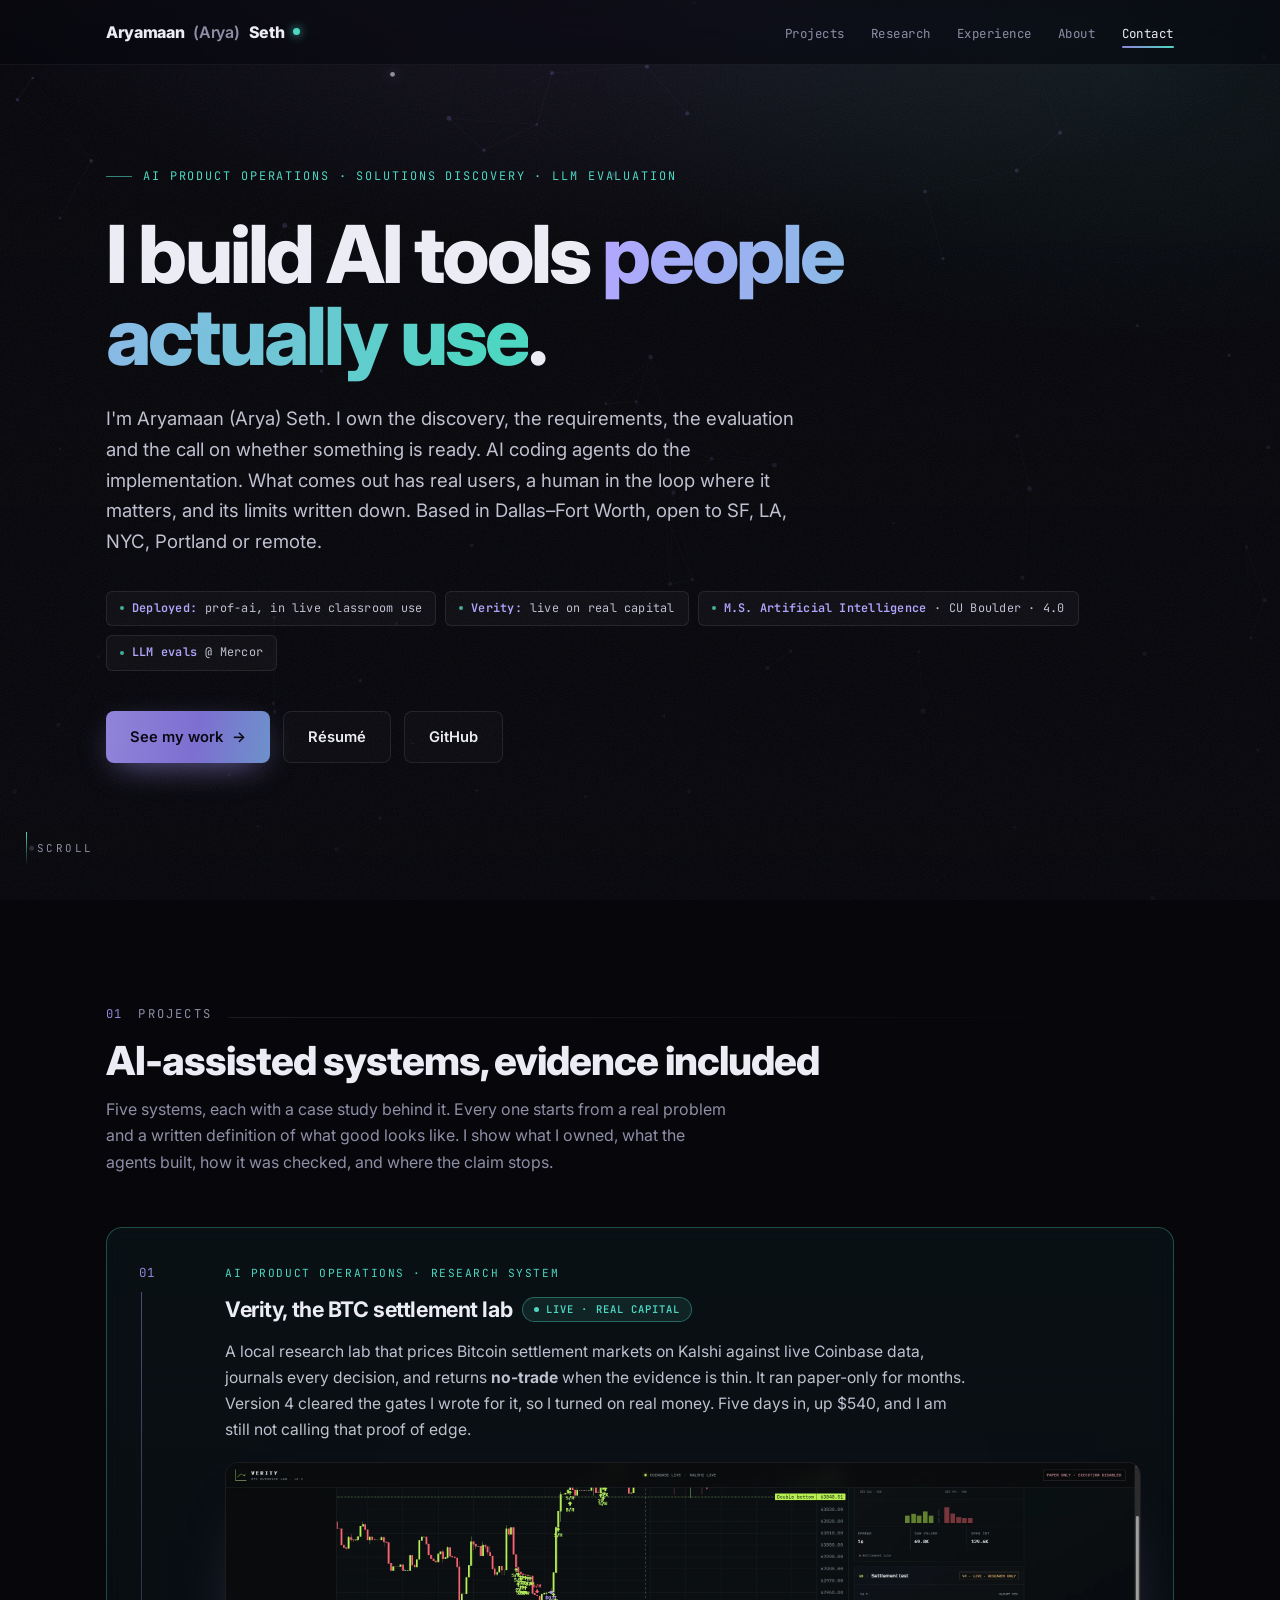
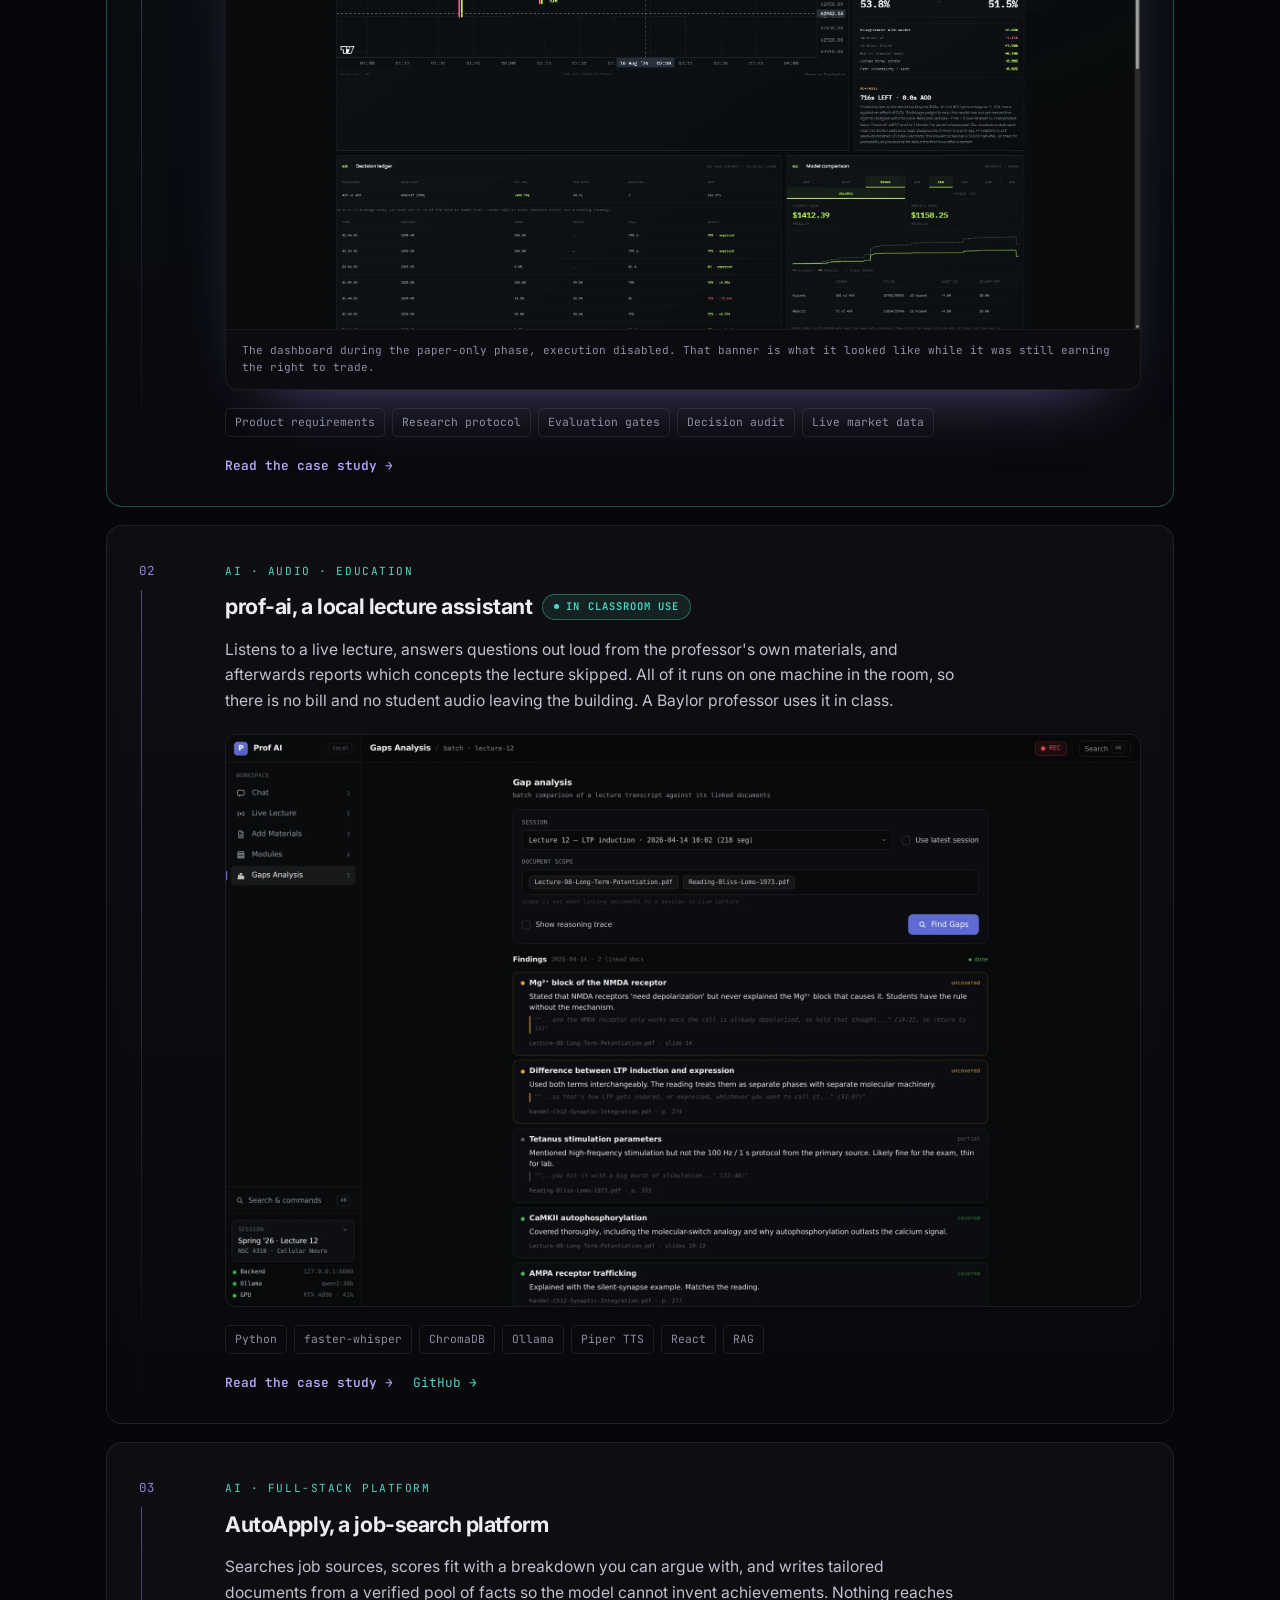
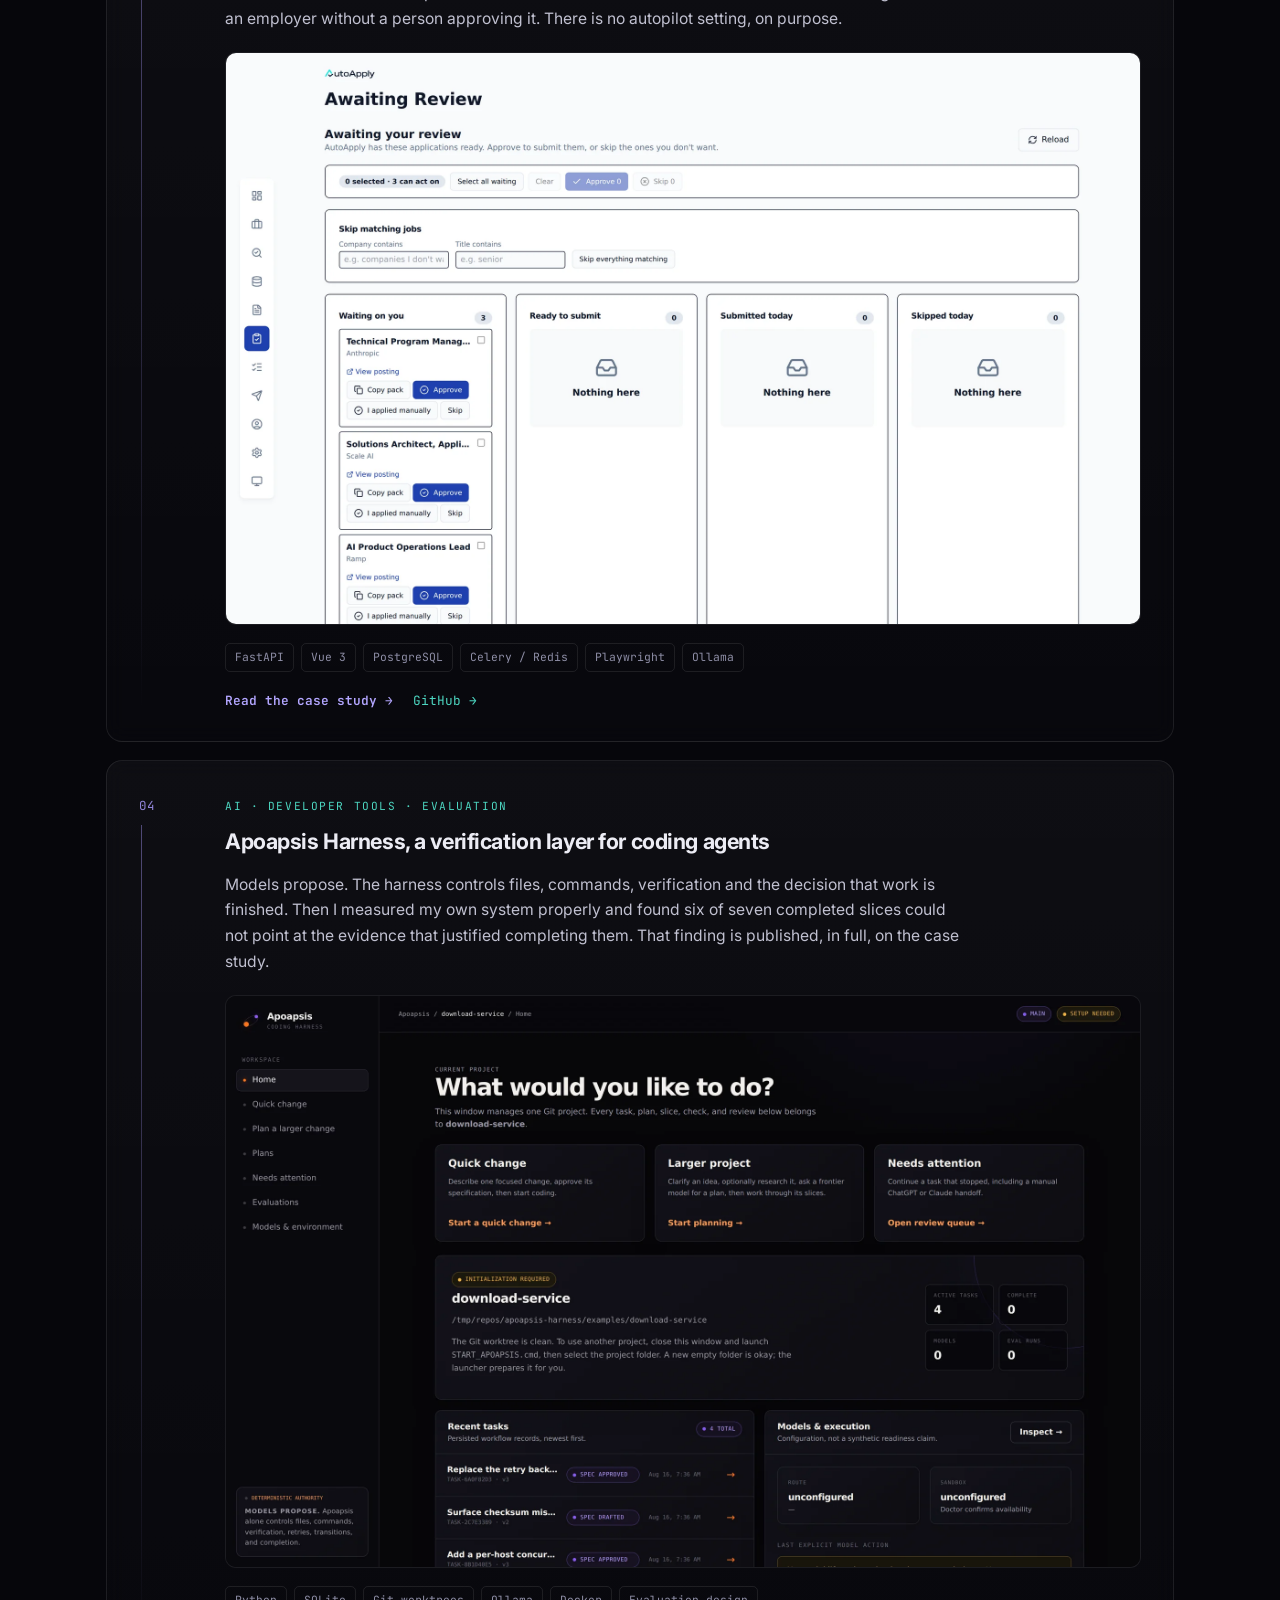
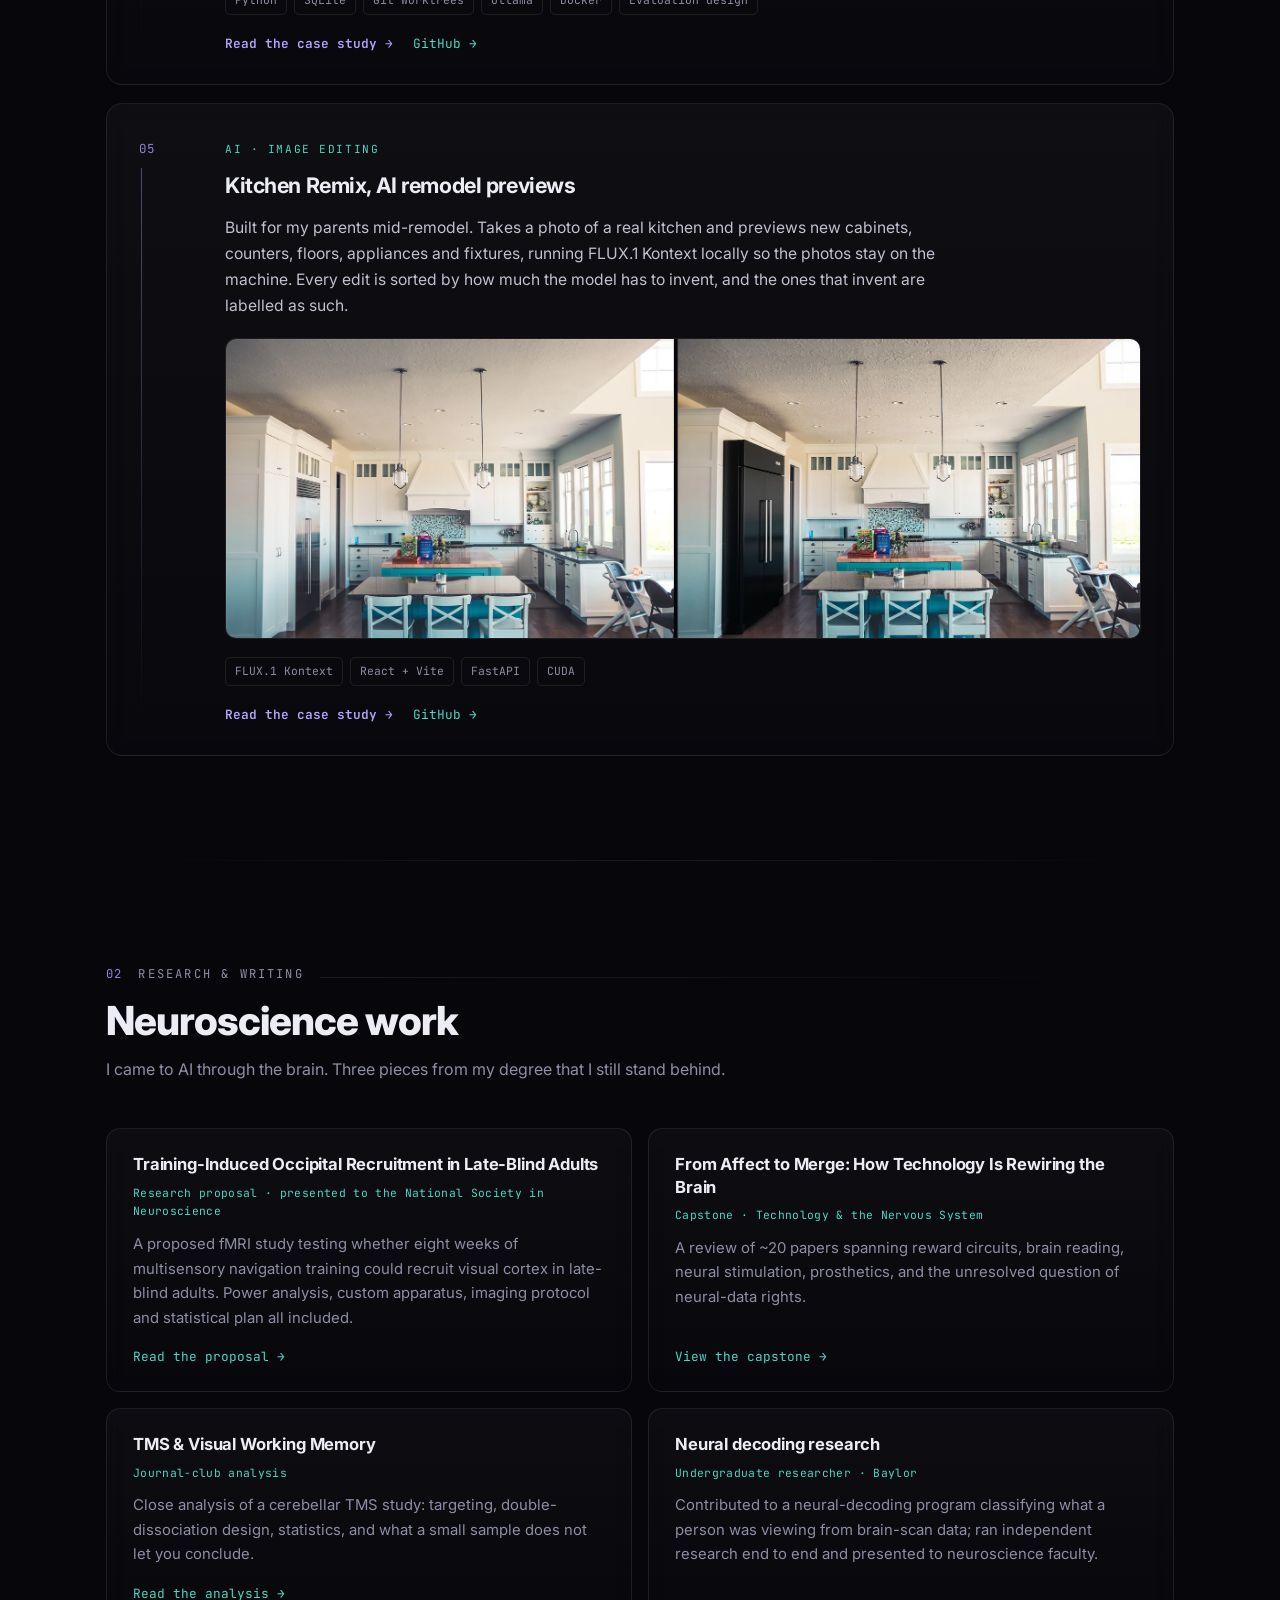
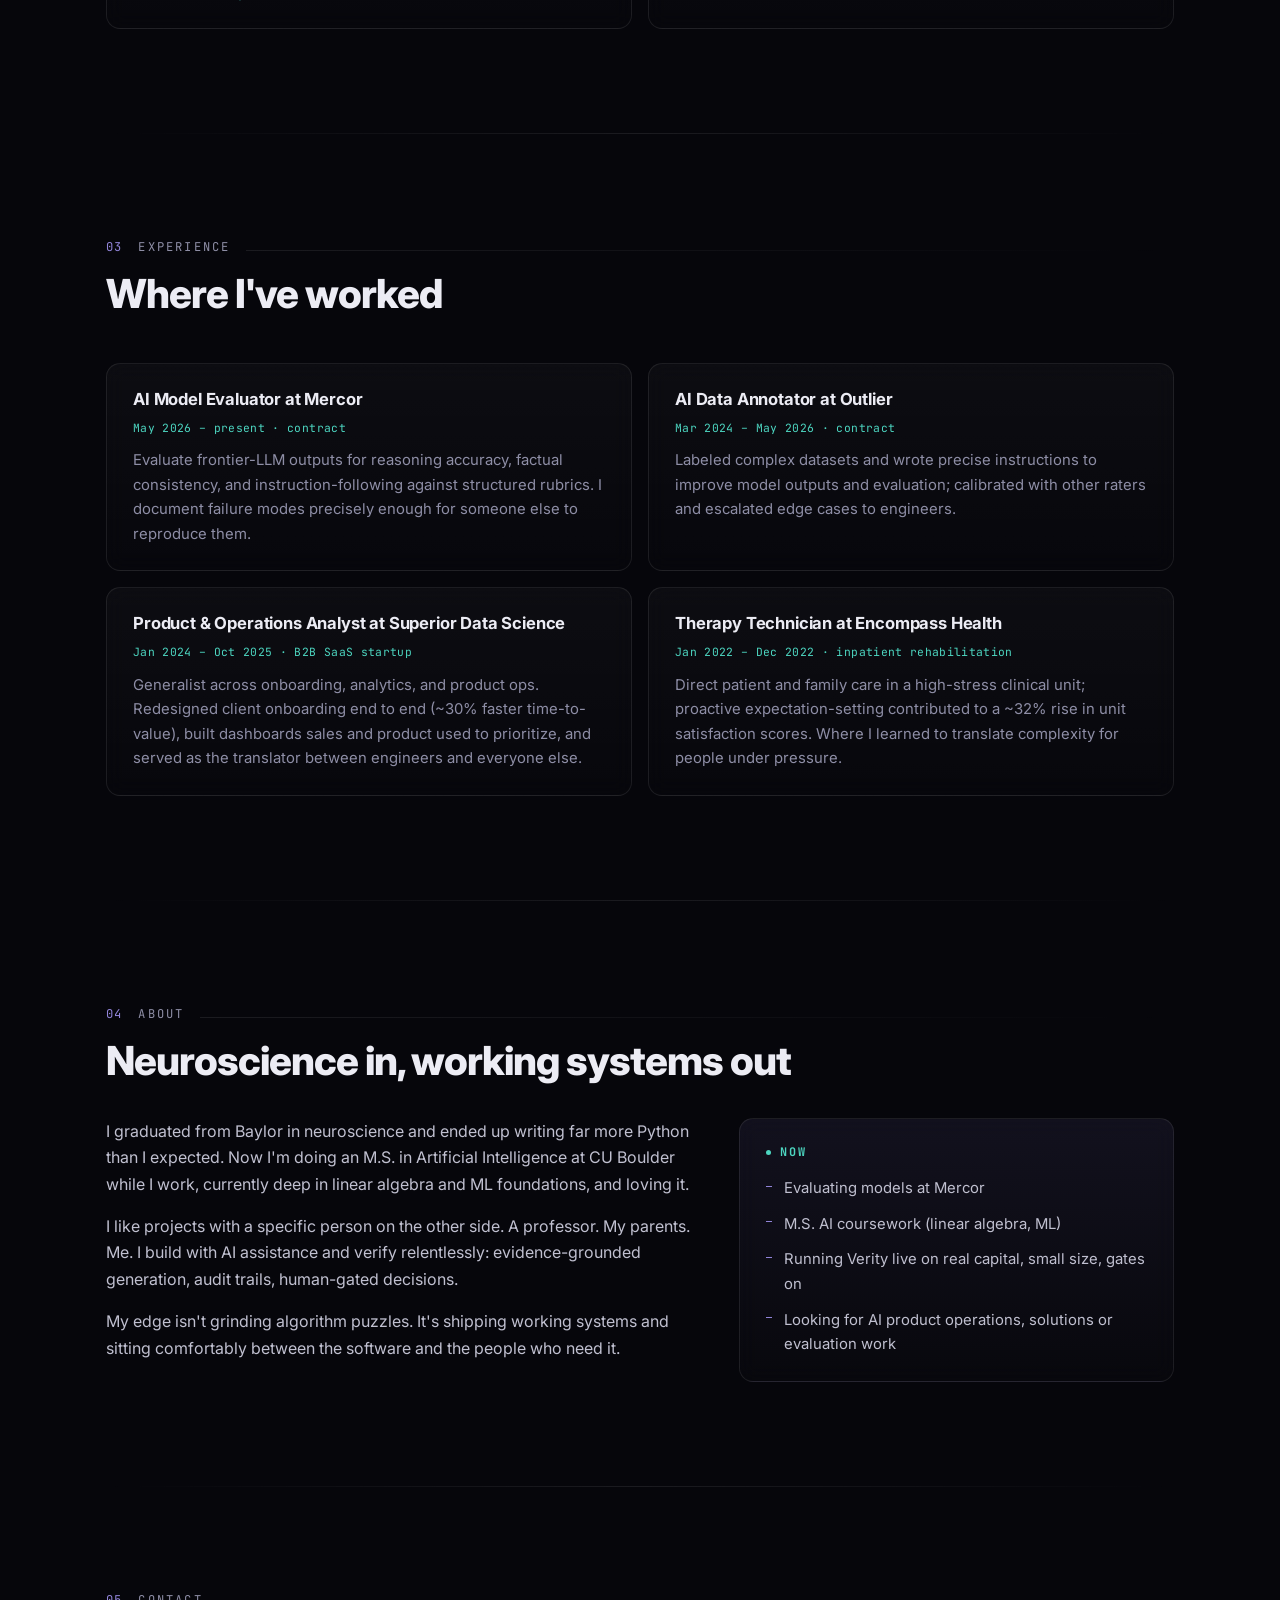
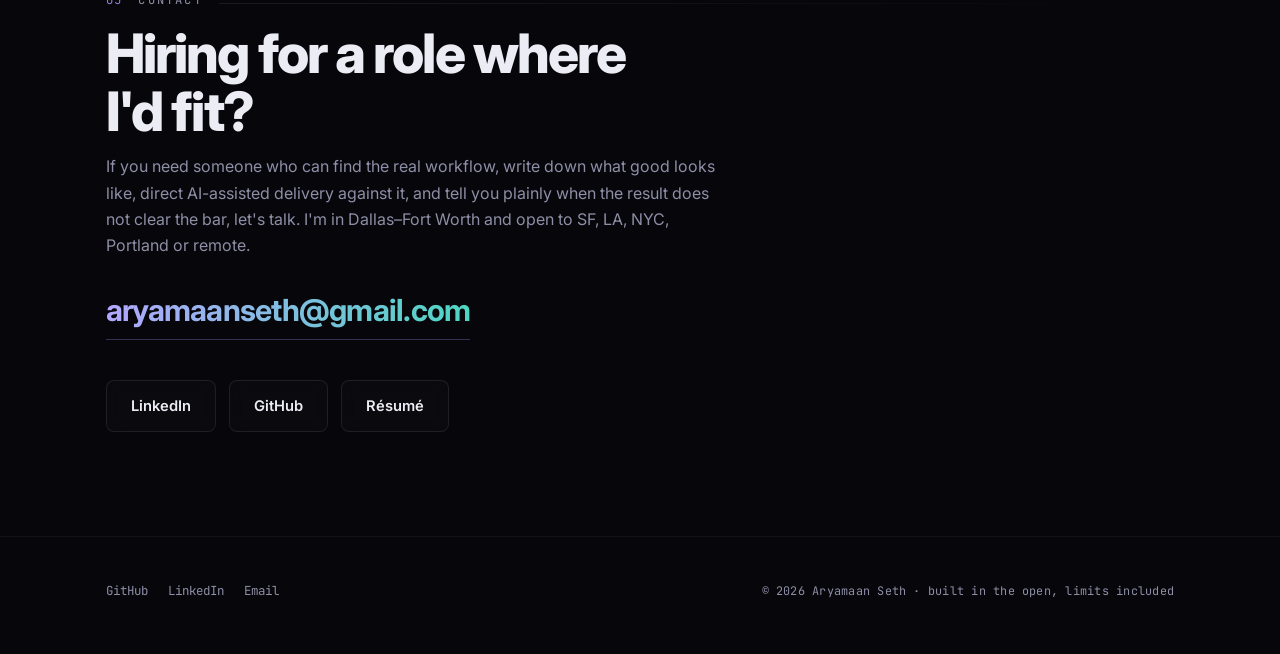
<file: index.html>
<!DOCTYPE html>
<html lang="en">
<head>
<meta charset="UTF-8">
<meta name="viewport" content="width=device-width, initial-scale=1.0">
<title>Aryamaan (Arya) Seth · AI Product Operations &amp; Solutions</title>
<meta name="description" content="Aryamaan (Arya) Seth turns ambiguous workflows into evaluated, usable AI systems through product discovery, requirements, AI-assisted delivery, and LLM quality work.">
<meta name="author" content="Aryamaan Seth">
<meta property="og:title" content="Aryamaan (Arya) Seth · AI Product Operations &amp; Solutions">
<meta property="og:description" content="Product discovery, AI-assisted delivery and LLM evaluation, with real users and documented limits.">
<meta property="og:type" content="website">
<meta property="og:url" content="https://adrianseth1.github.io/">
<meta property="og:image" content="https://adrianseth1.github.io/og-image-v2.png">
<meta property="og:image:width" content="1200">
<meta property="og:image:height" content="630">
<meta name="twitter:card" content="summary_large_image">
<meta name="twitter:title" content="Aryamaan (Arya) Seth · AI Product Operations &amp; Solutions">
<meta name="twitter:description" content="Product discovery, AI-assisted delivery and LLM evaluation, with real users and documented limits.">
<meta name="twitter:image" content="https://adrianseth1.github.io/og-image-v2.png">
<link rel="icon" type="image/svg+xml" href="favicon.svg">
<link rel="icon" type="image/png" sizes="32x32" href="favicon-32.png">
<link rel="apple-touch-icon" href="apple-touch-icon.png">
<link rel="canonical" href="https://adrianseth1.github.io/">
<meta name="theme-color" content="#06060b">

<link rel="preconnect" href="https://fonts.googleapis.com">
<link rel="preconnect" href="https://fonts.gstatic.com" crossorigin>
<link href="https://fonts.googleapis.com/css2?family=Inter:wght@400;500;600;700;800;900&family=JetBrains+Mono:wght@400;500;600&display=swap" rel="stylesheet">

<link rel="stylesheet" href="assets/site.css">
</head>
<body>

<a class="skip-link" href="#projects">Skip to projects</a>
<div class="progress" id="prog"></div>
<canvas id="neural" aria-hidden="true"></canvas>
<div class="veil" aria-hidden="true"></div>
<div class="grain" aria-hidden="true"></div>

<nav id="nav">
  <div class="nav-in">
    <a href="#top" class="logo">Aryamaan <span class="alias">(Arya)</span> Seth<span class="dot"></span></a>
    <ul id="menu">
      <li><a href="#projects">Projects</a></li>
      <li><a href="#research">Research</a></li>
      <li><a href="#experience">Experience</a></li>
      <li><a href="#about">About</a></li>
      <li><a href="#contact">Contact</a></li>
    </ul>
    <button class="burger" id="burger" aria-label="Menu" aria-controls="menu" aria-expanded="false">
      <span></span><span></span><span></span>
    </button>
  </div>
</nav>

<main id="top">

<header class="hero"><div class="wrap">
  <div class="eyebrow fade" style="animation-delay:.05s">AI product operations · solutions discovery · LLM evaluation</div>
  <h1 class="fade" style="animation-delay:.16s">I build AI tools <em>people actually use</em>.</h1>
  <p class="sub fade" style="animation-delay:.3s">I'm Aryamaan (Arya) Seth. I own the discovery, the requirements, the evaluation and the call on whether something is ready. AI coding agents do the implementation. What comes out has real users, a human in the loop where it matters, and its limits written down. Based in Dallas–Fort Worth, open to SF, LA, NYC, Portland or remote.</p>
  <div class="readouts fade" style="animation-delay:.42s">
    <div class="readout"><b>Deployed:</b> prof-ai, in live classroom use</div>
    <div class="readout"><b>Verity:</b> live on real capital</div>
    <div class="readout"><b>M.S. Artificial Intelligence</b> · CU Boulder · 4.0</div>
    <div class="readout"><b>LLM evals</b> @ Mercor</div>
  </div>
  <div class="cta fade" style="animation-delay:.54s">
    <a class="btn primary" href="#projects">See my work <span class="arw">→</span></a>
    <a class="btn ghost" href="docs/Aryamaan-Seth-Resume.pdf">Résumé</a>
    <a class="btn ghost" href="https://github.com/AdrianSeth1">GitHub</a>
  </div>
  <div class="hint fade" style="animation-delay:.8s"><i></i>Scroll</div>
</div></header>

<section id="projects"><div class="wrap">
  <div class="shead rv"><span class="snum">01</span><span class="slabel">Projects</span><span class="srule"></span></div>
  <h2 class="rv">AI-assisted systems, evidence included</h2>
  <p class="lede rv">Five systems, each with a case study behind it. Every one starts from a real problem and a written definition of what good looks like. I show what I owned, what the agents built, how it was checked, and where the claim stops.</p>

  <div class="projects">

    <article class="proj proj-featured rv" id="verity">
      <div class="idx">01</div>
      <div>
        <span class="ptag">AI product operations · Research system</span>
        <h3>Verity, the BTC settlement lab <span class="live">live · real capital</span></h3>
        <p>A local research lab that prices Bitcoin settlement markets on Kalshi against live Coinbase data, journals
        every decision, and returns <strong>no-trade</strong> when the evidence is thin. It ran paper-only for months.
        Version 4 cleared the gates I wrote for it, so I turned on real money. Five days in, up $540, and I am still
        not calling that proof of edge.</p>
        <figure class="fig" style="margin-top:20px">
          <img src="assets/verity-dashboard.webp" width="2560" height="1303" loading="lazy"
               alt="Verity dashboard showing live Coinbase and Kalshi status, settlement probability against the market midpoint, a no-trade decision, and the decision ledger.">
          <figcaption>The dashboard during the paper-only phase, execution disabled. That banner is what it looked like while it was still earning the right to trade.</figcaption>
        </figure>
        <div class="stack"><span>Product requirements</span><span>Research protocol</span><span>Evaluation gates</span><span>Decision audit</span><span>Live market data</span></div>
        <div class="plinks">
          <a class="repo strong" href="projects/verity.html">Read the case study <span class="arw">→</span></a>
        </div>
      </div>
    </article>

    <article class="proj rv">
      <div class="idx">02</div>
      <div>
        <span class="ptag">AI · Audio · Education</span>
        <h3>prof-ai, a local lecture assistant <span class="live">in classroom use</span></h3>
        <p>Listens to a live lecture, answers questions out loud from the professor's own materials, and afterwards
        reports which concepts the lecture skipped. All of it runs on one machine in the room, so there is no bill and
        no student audio leaving the building. A Baylor professor uses it in class.</p>
        <figure class="pcard-fig">
          <img src="assets/profai-gaps.webp" width="2000" height="1250" loading="lazy"
               alt="prof-ai gap analysis showing findings graded uncovered, partial and covered, each with a quoted lecture moment and its source.">
        </figure>
        <div class="stack"><span>Python</span><span>faster-whisper</span><span>ChromaDB</span><span>Ollama</span><span>Piper TTS</span><span>React</span><span>RAG</span></div>
        <div class="plinks">
          <a class="repo strong" href="projects/prof-ai.html">Read the case study <span class="arw">→</span></a>
          <a class="repo" href="https://github.com/AdrianSeth1/prof-ai">GitHub <span class="arw">→</span></a>
        </div>
      </div>
    </article>

    <article class="proj rv">
      <div class="idx">03</div>
      <div>
        <span class="ptag">AI · Full-stack platform</span>
        <h3>AutoApply, a job-search platform</h3>
        <p>Searches job sources, scores fit with a breakdown you can argue with, and writes tailored documents from a
        verified pool of facts so the model cannot invent achievements. Nothing reaches an employer without a person
        approving it. There is no autopilot setting, on purpose.</p>
        <figure class="pcard-fig">
          <img src="assets/autoapply-review.webp" width="2000" height="1250" loading="lazy"
               alt="AutoApply review board with applications waiting on human approval before submission.">
        </figure>
        <div class="stack"><span>FastAPI</span><span>Vue 3</span><span>PostgreSQL</span><span>Celery / Redis</span><span>Playwright</span><span>Ollama</span></div>
        <div class="plinks">
          <a class="repo strong" href="projects/autoapply.html">Read the case study <span class="arw">→</span></a>
          <a class="repo" href="https://github.com/AdrianSeth1/auto-apply">GitHub <span class="arw">→</span></a>
        </div>
      </div>
    </article>

    <article class="proj rv">
      <div class="idx">04</div>
      <div>
        <span class="ptag">AI · Developer tools · Evaluation</span>
        <h3>Apoapsis Harness, a verification layer for coding agents</h3>
        <p>Models propose. The harness controls files, commands, verification and the decision that work is finished.
        Then I measured my own system properly and found six of seven completed slices could not point at the evidence
        that justified completing them. That finding is published, in full, on the case study.</p>
        <figure class="pcard-fig">
          <img src="assets/apoapsis-overview.webp" width="2000" height="1250" loading="lazy"
               alt="Apoapsis local control surface showing task records, configuration state, and the authority boundary.">
        </figure>
        <div class="stack"><span>Python</span><span>SQLite</span><span>Git worktrees</span><span>Ollama</span><span>Docker</span><span>Evaluation design</span></div>
        <div class="plinks">
          <a class="repo strong" href="projects/apoapsis.html">Read the case study <span class="arw">→</span></a>
          <a class="repo" href="https://github.com/AdrianSeth1/apoapsis-harness">GitHub <span class="arw">→</span></a>
        </div>
      </div>
    </article>

    <article class="proj rv">
      <div class="idx">05</div>
      <div>
        <span class="ptag">AI · Image editing</span>
        <h3>Kitchen Remix, AI remodel previews</h3>
        <p>Built for my parents mid-remodel. Takes a photo of a real kitchen and previews new cabinets, counters, floors,
        appliances and fixtures, running FLUX.1 Kontext locally so the photos stay on the machine. Every edit is sorted
        by how much the model has to invent, and the ones that invent are labelled as such.</p>
        <figure class="pcard-fig">
          <img src="assets/kitchen-ba-appliance.webp" width="2000" height="653" loading="lazy"
               alt="Before and after: a stainless refrigerator replaced with a matte black professional-style one, the rest of the kitchen unchanged.">
        </figure>
        <div class="stack"><span>FLUX.1 Kontext</span><span>React + Vite</span><span>FastAPI</span><span>CUDA</span></div>
        <div class="plinks">
          <a class="repo strong" href="projects/kitchen-remix.html">Read the case study <span class="arw">→</span></a>
          <a class="repo" href="https://github.com/AdrianSeth1/Kitchen-remix">GitHub <span class="arw">→</span></a>
        </div>
      </div>
    </article>

  </div>
</div></section>

<section id="research"><div class="wrap">
  <div class="shead rv"><span class="snum">02</span><span class="slabel">Research &amp; writing</span><span class="srule"></span></div>
  <h2 class="rv">Neuroscience work</h2>
  <p class="lede rv">I came to AI through the brain. Three pieces from my degree that I still stand behind.</p>
  <div class="grid2">
    <div class="item rv">
      <h3>Training-Induced Occipital Recruitment in Late-Blind Adults</h3>
      <span class="when">Research proposal · presented to the National Society in Neuroscience</span>
      <p>A proposed fMRI study testing whether eight weeks of multisensory navigation training could recruit visual cortex in late-blind adults. Power analysis, custom apparatus, imaging protocol and statistical plan all included.</p>
      <a class="repo" href="docs/late-blind-plasticity-proposal.pdf">Read the proposal <span class="arw">→</span></a>
    </div>
    <div class="item rv">
      <h3>From Affect to Merge: How Technology Is Rewiring the Brain</h3>
      <span class="when">Capstone · Technology &amp; the Nervous System</span>
      <p>A review of ~20 papers spanning reward circuits, brain reading, neural stimulation, prosthetics, and the unresolved question of neural-data rights.</p>
      <a class="repo" href="docs/technology-and-the-nervous-system.pdf">View the capstone <span class="arw">→</span></a>
    </div>
    <div class="item rv">
      <h3>TMS &amp; Visual Working Memory</h3>
      <span class="when">Journal-club analysis</span>
      <p>Close analysis of a cerebellar TMS study: targeting, double-dissociation design, statistics, and what a small sample does not let you conclude.</p>
      <a class="repo" href="docs/tms-visual-working-memory.pdf">Read the analysis <span class="arw">→</span></a>
    </div>
    <div class="item rv">
      <h3>Neural decoding research</h3>
      <span class="when">Undergraduate researcher · Baylor</span>
      <p>Contributed to a neural-decoding program classifying what a person was viewing from brain-scan data; ran independent research end to end and presented to neuroscience faculty.</p>
    </div>
  </div>
</div></section>

<section id="experience"><div class="wrap">
  <div class="shead rv"><span class="snum">03</span><span class="slabel">Experience</span><span class="srule"></span></div>
  <h2 class="rv">Where I've worked</h2>
  <div class="grid2">
    <div class="item rv">
      <h3>AI Model Evaluator at Mercor</h3>
      <span class="when">May 2026 – present · contract</span>
      <p>Evaluate frontier-LLM outputs for reasoning accuracy, factual consistency, and instruction-following against structured rubrics. I document failure modes precisely enough for someone else to reproduce them.</p>
    </div>
    <div class="item rv">
      <h3>AI Data Annotator at Outlier</h3>
      <span class="when">Mar 2024 – May 2026 · contract</span>
      <p>Labeled complex datasets and wrote precise instructions to improve model outputs and evaluation; calibrated with other raters and escalated edge cases to engineers.</p>
    </div>
    <div class="item rv">
      <h3>Product &amp; Operations Analyst at Superior Data Science</h3>
      <span class="when">Jan 2024 – Oct 2025 · B2B SaaS startup</span>
      <p>Generalist across onboarding, analytics, and product ops. Redesigned client onboarding end to end (~30% faster time-to-value), built dashboards sales and product used to prioritize, and served as the translator between engineers and everyone else.</p>
    </div>
    <div class="item rv">
      <h3>Therapy Technician at Encompass Health</h3>
      <span class="when">Jan 2022 – Dec 2022 · inpatient rehabilitation</span>
      <p>Direct patient and family care in a high-stress clinical unit; proactive expectation-setting contributed to a ~32% rise in unit satisfaction scores. Where I learned to translate complexity for people under pressure.</p>
    </div>
  </div>
</div></section>

<section id="about"><div class="wrap">
  <div class="shead rv"><span class="snum">04</span><span class="slabel">About</span><span class="srule"></span></div>
  <h2 class="rv">Neuroscience in, working systems out</h2>
  <div class="about-grid">
    <div class="rv">
      <p>I graduated from Baylor in neuroscience and ended up writing far more Python than I expected. Now I'm doing an M.S. in Artificial Intelligence at CU Boulder while I work, currently deep in linear algebra and ML foundations, and loving it.</p>
      <p>I like projects with a specific person on the other side. A professor. My parents. Me. I build with AI assistance and verify relentlessly: evidence-grounded generation, audit trails, human-gated decisions.</p>
      <p>My edge isn't grinding algorithm puzzles. It's shipping working systems and sitting comfortably between the software and the people who need it.</p>
      
    </div>
    <aside class="now rv">
      <h3>Now</h3>
      <ul>
        <li>Evaluating models at Mercor</li>
        <li>M.S. AI coursework (linear algebra, ML)</li>
        <li>Running Verity live on real capital, small size, gates on</li>
        <li>Looking for AI product operations, solutions or evaluation work</li>
      </ul>
    </aside>
  </div>
</div></section>

<section id="contact"><div class="wrap">
  <div class="shead rv"><span class="snum">05</span><span class="slabel">Contact</span><span class="srule"></span></div>
  <h2 class="contact-h rv">Hiring for a role where I'd fit?</h2>
  <p class="lede rv">If you need someone who can find the real workflow, write down what good looks like, direct AI-assisted delivery against it, and tell you plainly when the result does not clear the bar, let's talk. I'm in Dallas–Fort Worth and open to SF, LA, NYC, Portland or remote.</p>
  <div class="rv"><a class="mail" href="mailto:aryamaanseth@gmail.com">aryamaanseth@gmail.com</a></div>
  <div class="cta rv">
    <a class="btn ghost" href="https://www.linkedin.com/in/aryamaanseth/">LinkedIn</a>
    <a class="btn ghost" href="https://github.com/AdrianSeth1">GitHub</a>
    <a class="btn ghost" href="docs/Aryamaan-Seth-Resume.pdf">Résumé</a>
  </div>
</div></section>

</main>

<footer><div class="wrap foot-in">
  <div class="foot-links">
    <a href="https://github.com/AdrianSeth1">GitHub</a>
    <a href="https://www.linkedin.com/in/aryamaanseth/">LinkedIn</a>
    <a href="mailto:aryamaanseth@gmail.com">Email</a>
  </div>
  <div class="sig">© 2026 Aryamaan Seth · built in the open, limits included</div>
</div></footer>

<script src="assets/site.js" defer></script>
</body>
</html>
</file>
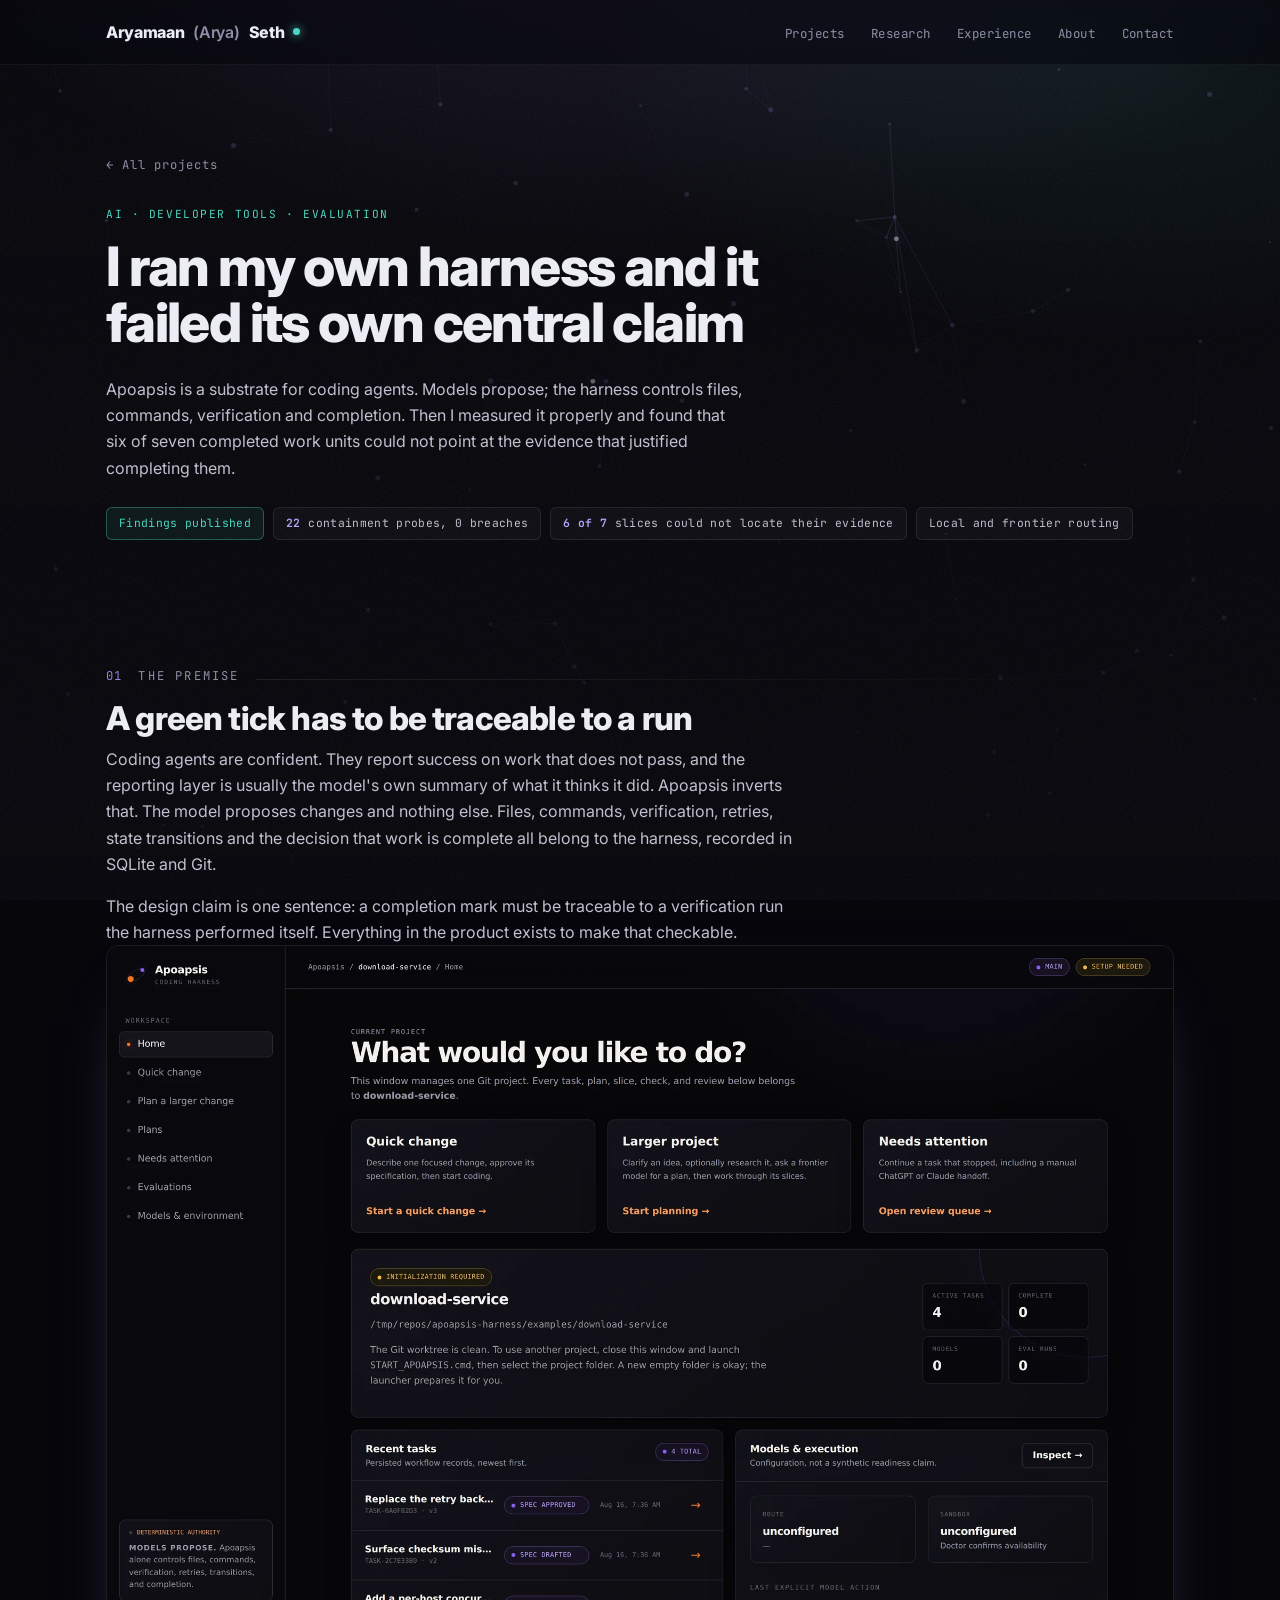
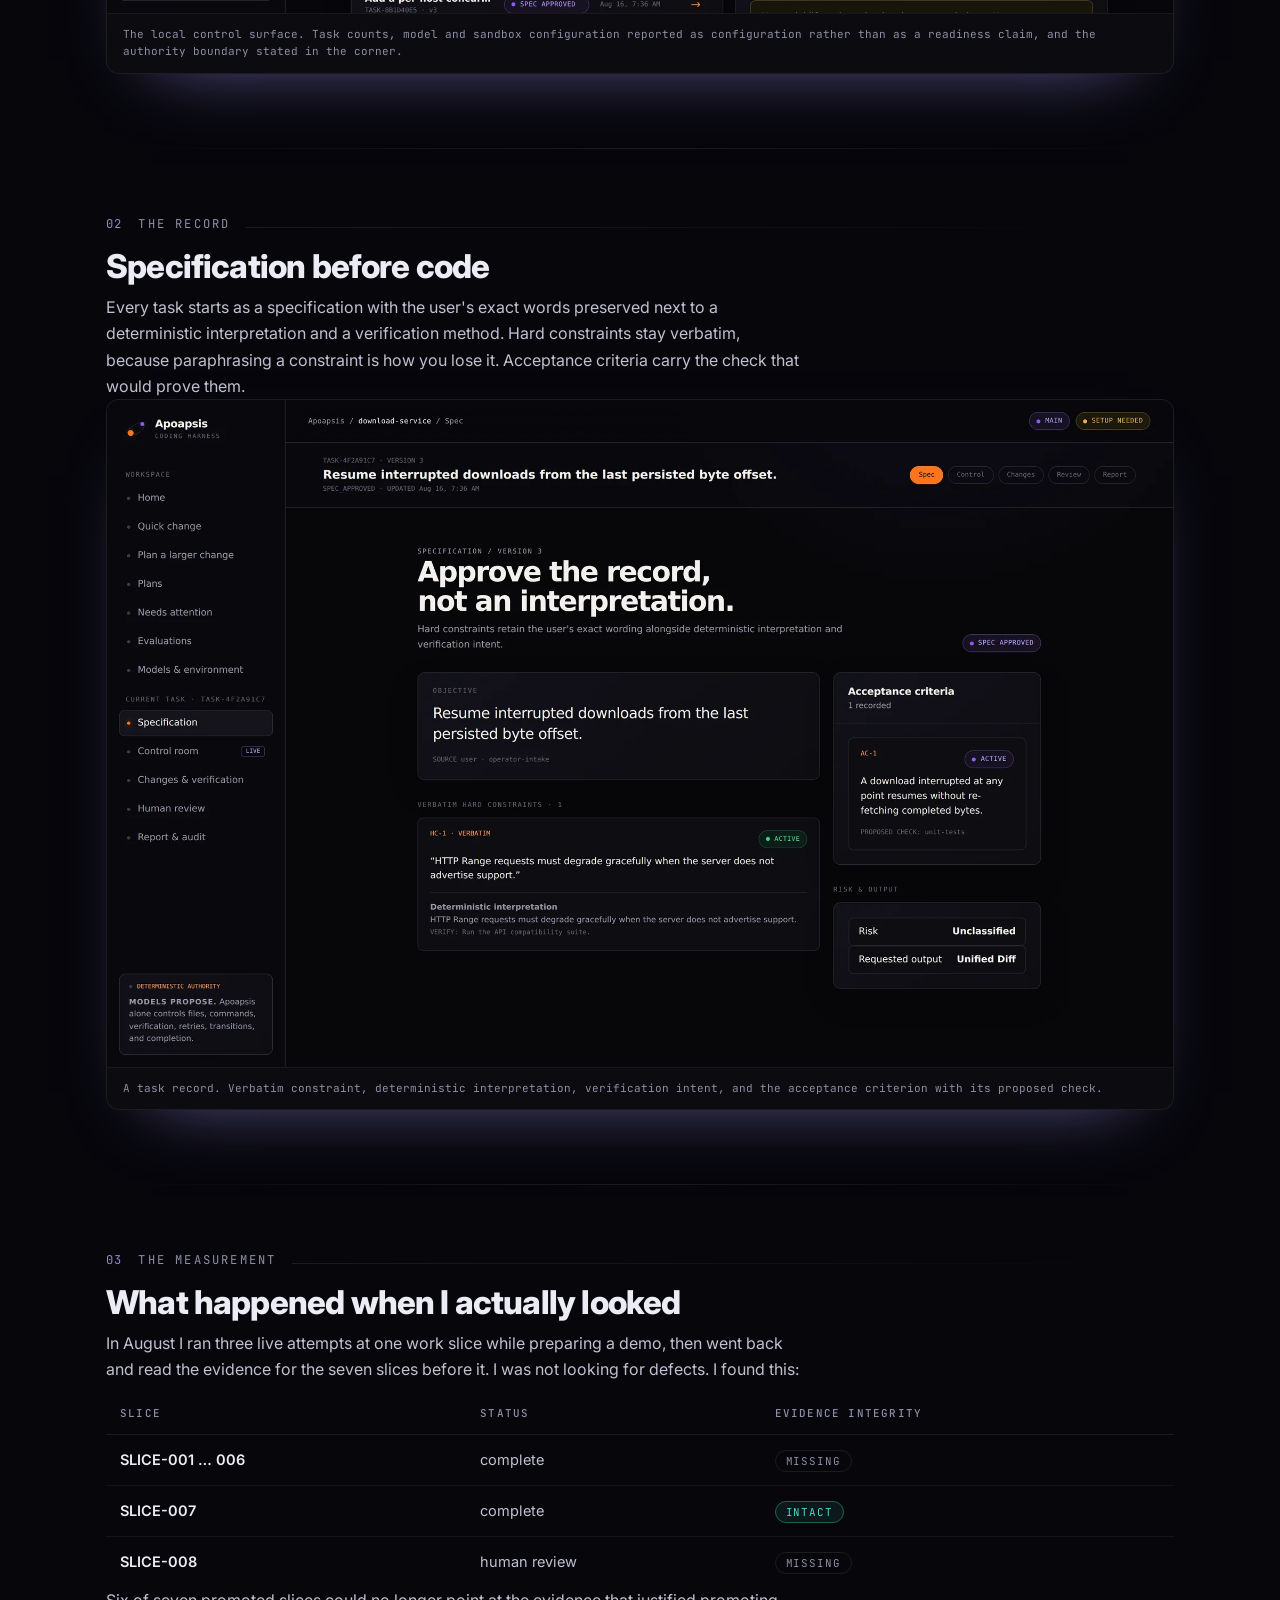
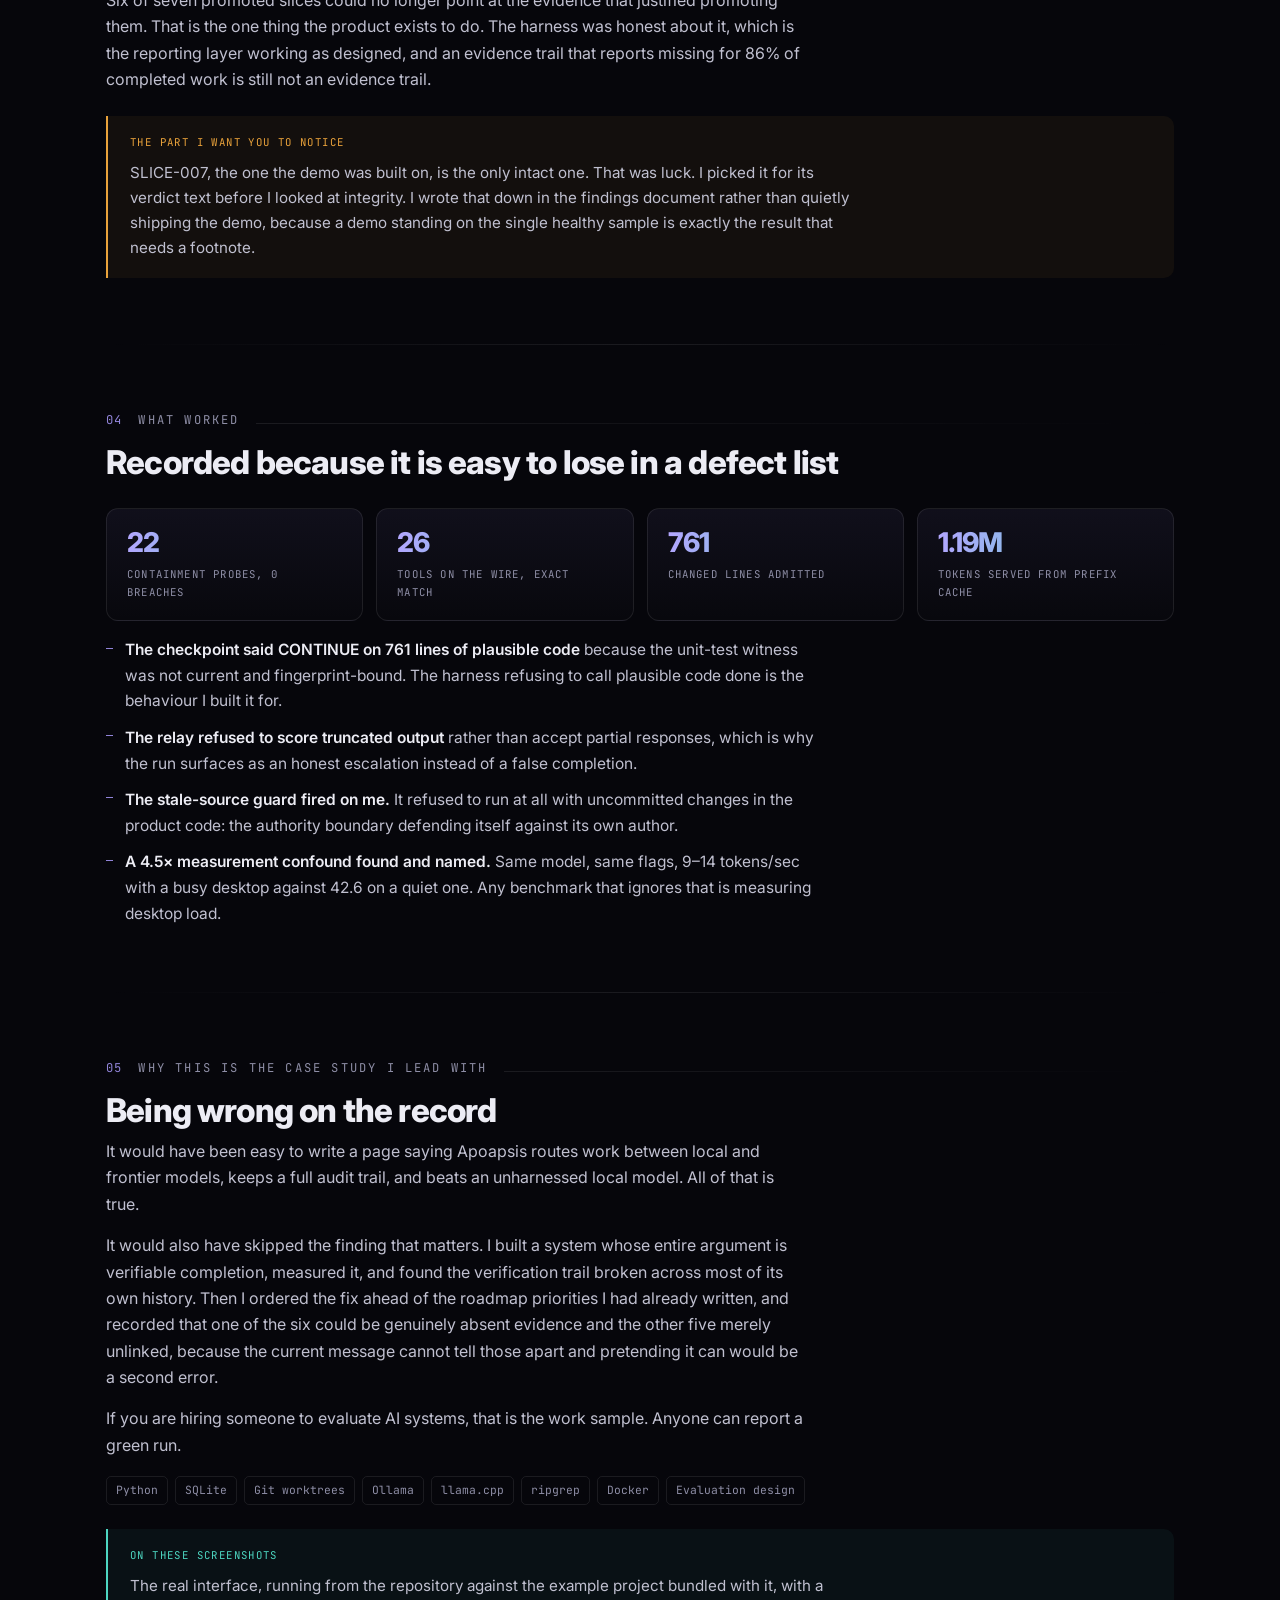
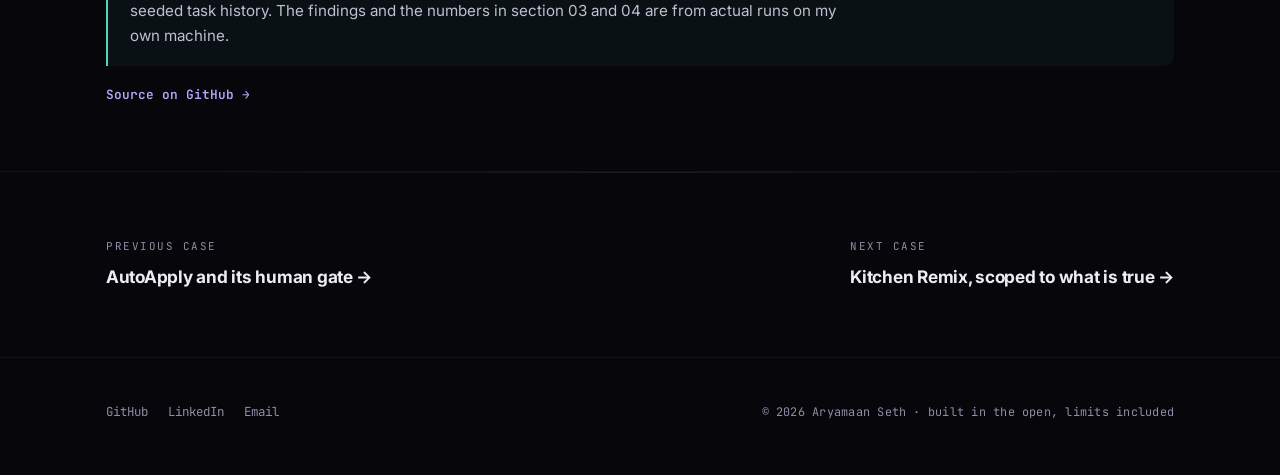
<file: projects/apoapsis.html>
<!DOCTYPE html>
<html lang="en">
<head>
<meta charset="UTF-8">
<meta name="viewport" content="width=device-width, initial-scale=1.0">
<title>Apoapsis Harness: a verification layer for coding agents | Aryamaan Seth</title>
<meta name="description" content="A harness where models propose and the system controls verification. Then I measured it and found six of seven completed slices could not locate their own evidence.">
<meta name="author" content="Aryamaan Seth">
<meta property="og:title" content="Apoapsis Harness: a verification layer for coding agents | Aryamaan Seth">
<meta property="og:description" content="A harness where models propose and the system controls verification. Then I measured it and found six of seven completed slices could not locate their own evidence.">
<meta property="og:type" content="article">
<meta property="og:url" content="https://adrianseth1.github.io/projects/apoapsis.html">
<meta property="og:image" content="https://adrianseth1.github.io/assets/apoapsis-overview.webp">
<meta name="twitter:card" content="summary_large_image">
<meta name="twitter:title" content="Apoapsis Harness: a verification layer for coding agents | Aryamaan Seth">
<meta name="twitter:description" content="A harness where models propose and the system controls verification. Then I measured it and found six of seven completed slices could not locate their own evidence.">
<meta name="twitter:image" content="https://adrianseth1.github.io/assets/apoapsis-overview.webp">
<link rel="icon" type="image/svg+xml" href="../favicon.svg">
<link rel="icon" type="image/png" sizes="32x32" href="../favicon-32.png">
<link rel="apple-touch-icon" href="../apple-touch-icon.png">
<link rel="canonical" href="https://adrianseth1.github.io/projects/apoapsis.html">
<meta name="theme-color" content="#06060b">
<link rel="preconnect" href="https://fonts.googleapis.com">
<link rel="preconnect" href="https://fonts.gstatic.com" crossorigin>
<link href="https://fonts.googleapis.com/css2?family=Inter:wght@400;500;600;700;800;900&family=JetBrains+Mono:wght@400;500;600&display=swap" rel="stylesheet">
<link rel="stylesheet" href="../assets/site.css">
</head>
<body class="case">

<a class="skip-link" href="#story">Skip to the case study</a>
<div class="progress" id="prog"></div>
<canvas id="neural" aria-hidden="true"></canvas>
<div class="veil" aria-hidden="true"></div>
<div class="grain" aria-hidden="true"></div>

<nav id="nav">
  <div class="nav-in">
    <a href="../index.html#top" class="logo">Aryamaan <span class="alias">(Arya)</span> Seth<span class="dot"></span></a>
    <ul id="menu">
      <li><a href="../index.html#projects">Projects</a></li>
      <li><a href="../index.html#research">Research</a></li>
      <li><a href="../index.html#experience">Experience</a></li>
      <li><a href="../index.html#about">About</a></li>
      <li><a href="../index.html#contact">Contact</a></li>
    </ul>
    <button class="burger" id="burger" aria-label="Menu" aria-controls="menu" aria-expanded="false">
      <span></span><span></span><span></span>
    </button>
  </div>
</nav>

<main id="top">

<header class="case-hero"><div class="wrap">
  <a class="backlink" href="../index.html#projects">&larr; All projects</a>
  <span class="ptag">AI &middot; Developer tools &middot; Evaluation</span>
  <h1 class="fade">I ran my own harness and it failed its own central claim</h1>
  <p class="sub fade" style="animation-delay:.15s">Apoapsis is a substrate for coding agents. Models propose; the
    harness controls files, commands, verification and completion. Then I measured it properly and found that six of
    seven completed work units could not point at the evidence that justified completing them.</p>
  <div class="badges fade" style="animation-delay:.28s">
    <span class="badge hot">Findings published</span>
    <span class="badge"><b>22</b> containment probes, 0 breaches</span>
    <span class="badge"><b>6 of 7</b> slices could not locate their evidence</span>
    <span class="badge">Local and frontier routing</span>
  </div>
</div></header>

<section id="story"><div class="wrap">
  <div class="shead rv"><span class="snum">01</span><span class="slabel">The premise</span><span class="srule"></span></div><h2 class="rv">A green tick has to be traceable to a run</h2>
  <p>Coding agents are confident. They report success on work that does not pass, and the reporting layer is usually
  the model's own summary of what it thinks it did. Apoapsis inverts that. The model proposes changes and nothing
  else. Files, commands, verification, retries, state transitions and the decision that work is complete all belong to
  the harness, recorded in SQLite and Git.</p>
  <p>The design claim is one sentence: a completion mark must be traceable to a verification run the harness performed
  itself. Everything in the product exists to make that checkable.</p>
  <figure class="fig rv">
  <a href="../assets/apoapsis-overview.webp" target="_blank" rel="noopener"><img src="../assets/apoapsis-overview.webp" alt="The local control surface. Task counts, model and sandbox configuration reported as configuration rather than as a readiness claim, and the authority boundary stated in the corner." loading="lazy"></a>
  <figcaption>The local control surface. Task counts, model and sandbox configuration reported as configuration rather than as a readiness claim, and the authority boundary stated in the corner.</figcaption>
</figure>
</div></section>

<section><div class="wrap">
  <div class="shead rv"><span class="snum">02</span><span class="slabel">The record</span><span class="srule"></span></div><h2 class="rv">Specification before code</h2>
  <p>Every task starts as a specification with the user's exact words preserved next to a deterministic interpretation
  and a verification method. Hard constraints stay verbatim, because paraphrasing a constraint is how you lose it.
  Acceptance criteria carry the check that would prove them.</p>
  <figure class="fig rv">
  <a href="../assets/apoapsis-task.webp" target="_blank" rel="noopener"><img src="../assets/apoapsis-task.webp" alt="A task record. Verbatim constraint, deterministic interpretation, verification intent, and the acceptance criterion with its proposed check." loading="lazy"></a>
  <figcaption>A task record. Verbatim constraint, deterministic interpretation, verification intent, and the acceptance criterion with its proposed check.</figcaption>
</figure>
</div></section>

<section><div class="wrap">
  <div class="shead rv"><span class="snum">03</span><span class="slabel">The measurement</span><span class="srule"></span></div><h2 class="rv">What happened when I actually looked</h2>
  <p>In August I ran three live attempts at one work slice while preparing a demo, then went back and read the
  evidence for the seven slices before it. I was not looking for defects. I found this:</p>
  <table class="tbl">
    <thead><tr><th>Slice</th><th>Status</th><th>Evidence integrity</th></tr></thead>
    <tbody>
      <tr><td><b>SLICE-001 &hellip; 006</b></td><td>complete</td><td><span class="tier low">missing</span></td></tr>
      <tr><td><b>SLICE-007</b></td><td>complete</td><td><span class="tier ok">intact</span></td></tr>
      <tr><td><b>SLICE-008</b></td><td>human review</td><td><span class="tier low">missing</span></td></tr>
    </tbody>
  </table>
  <p>Six of seven promoted slices could no longer point at the evidence that justified promoting them. That is the one
  thing the product exists to do. The harness was honest about it, which is the reporting layer working as designed,
  and an evidence trail that reports missing for 86% of completed work is still not an evidence trail.</p>
  <div class="callout warn rv">
    <span class="lbl">The part I want you to notice</span>
    <p>SLICE-007, the one the demo was built on, is the only intact one. That was luck. I picked it for its verdict
    text before I looked at integrity. I wrote that down in the findings document rather than quietly shipping the
    demo, because a demo standing on the single healthy sample is exactly the result that needs a footnote.</p>
  </div>
</div></section>

<section><div class="wrap">
  <div class="shead rv"><span class="snum">04</span><span class="slabel">What worked</span><span class="srule"></span></div><h2 class="rv">Recorded because it is easy to lose in a defect list</h2>
  <div class="metrics"><div class="metric rv"><div class="v">22</div><div class="k">containment probes, 0 breaches</div></div><div class="metric rv"><div class="v">26</div><div class="k">tools on the wire, exact match</div></div><div class="metric rv"><div class="v">761</div><div class="k">changed lines admitted</div></div><div class="metric rv"><div class="v">1.19M</div><div class="k">tokens served from prefix cache</div></div></div>
  <ul class="plain">
    <li><b>The checkpoint said CONTINUE on 761 lines of plausible code</b> because the unit-test witness was not
    current and fingerprint-bound. The harness refusing to call plausible code done is the behaviour I built it
    for.</li>
    <li><b>The relay refused to score truncated output</b> rather than accept partial responses, which is why the run
    surfaces as an honest escalation instead of a false completion.</li>
    <li><b>The stale-source guard fired on me.</b> It refused to run at all with uncommitted changes in the product
    code: the authority boundary defending itself against its own author.</li>
    <li><b>A 4.5&times; measurement confound found and named.</b> Same model, same flags, 9&ndash;14 tokens/sec with a
    busy desktop against 42.6 on a quiet one. Any benchmark that ignores that is measuring desktop load.</li>
  </ul>
</div></section>

<section><div class="wrap">
  <div class="shead rv"><span class="snum">05</span><span class="slabel">Why this is the case study I lead with</span><span class="srule"></span></div><h2 class="rv">Being wrong on the record</h2>
  <p>It would have been easy to write a page saying Apoapsis routes work between local and frontier models, keeps a
  full audit trail, and beats an unharnessed local model. All of that is true.</p>
  <p>It would also have skipped the finding that matters. I built a system whose entire argument is verifiable
  completion, measured it, and found the verification trail broken across most of its own history. Then I ordered the
  fix ahead of the roadmap priorities I had already written, and recorded that one of the six could be genuinely
  absent evidence and the other five merely unlinked, because the current message cannot tell those apart and
  pretending it can would be a second error.</p>
  <p>If you are hiring someone to evaluate AI systems, that is the work sample. Anyone can report a green run.</p>
  <div class="stack rv"><span>Python</span><span>SQLite</span><span>Git worktrees</span><span>Ollama</span><span>llama.cpp</span><span>ripgrep</span><span>Docker</span><span>Evaluation design</span></div>
  <div class="callout rv">
    <span class="lbl">On these screenshots</span>
    <p>The real interface, running from the repository against the example project bundled with it, with a seeded task
    history. The findings and the numbers in section 03 and 04 are from actual runs on my own machine.</p>
  </div>
  <div class="plinks">
    <a class="repo strong" href="https://github.com/AdrianSeth1/apoapsis-harness">Source on GitHub <span class="arw">&rarr;</span></a>
  </div>
</div></section>

<section class="case-next"><div class="wrap row">
  <div><span>Previous case</span><a href="../projects/autoapply.html">AutoApply and its human gate &rarr;</a></div>
  <div><span>Next case</span><a href="../projects/kitchen-remix.html">Kitchen Remix, scoped to what is true &rarr;</a></div>
</div></section>

</main>

<footer><div class="wrap foot-in">
  <div class="foot-links">
    <a href="https://github.com/AdrianSeth1">GitHub</a>
    <a href="https://www.linkedin.com/in/aryamaanseth/">LinkedIn</a>
    <a href="mailto:aryamaanseth@gmail.com">Email</a>
  </div>
  <div class="sig">&copy; 2026 Aryamaan Seth &middot; built in the open, limits included</div>
</div></footer>
<script src="../assets/site.js" defer></script>
</body>
</html>
</file>
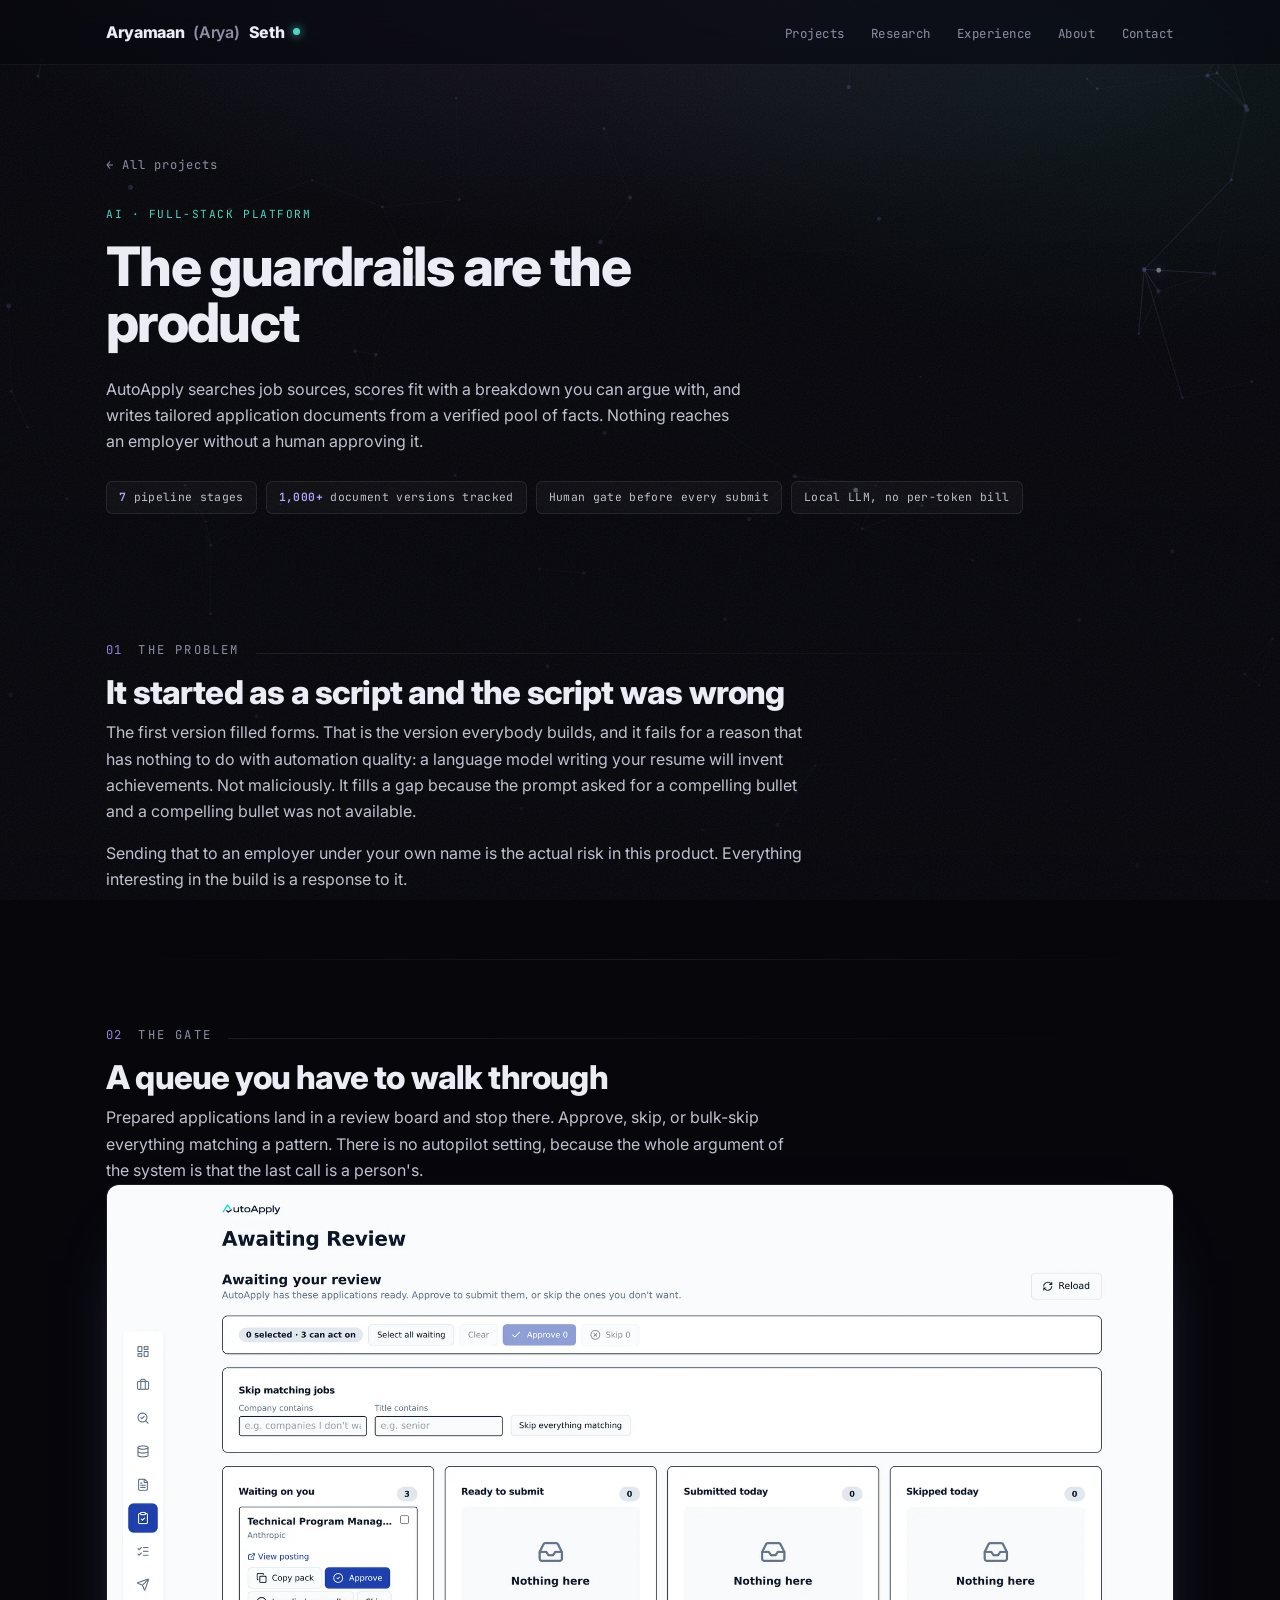
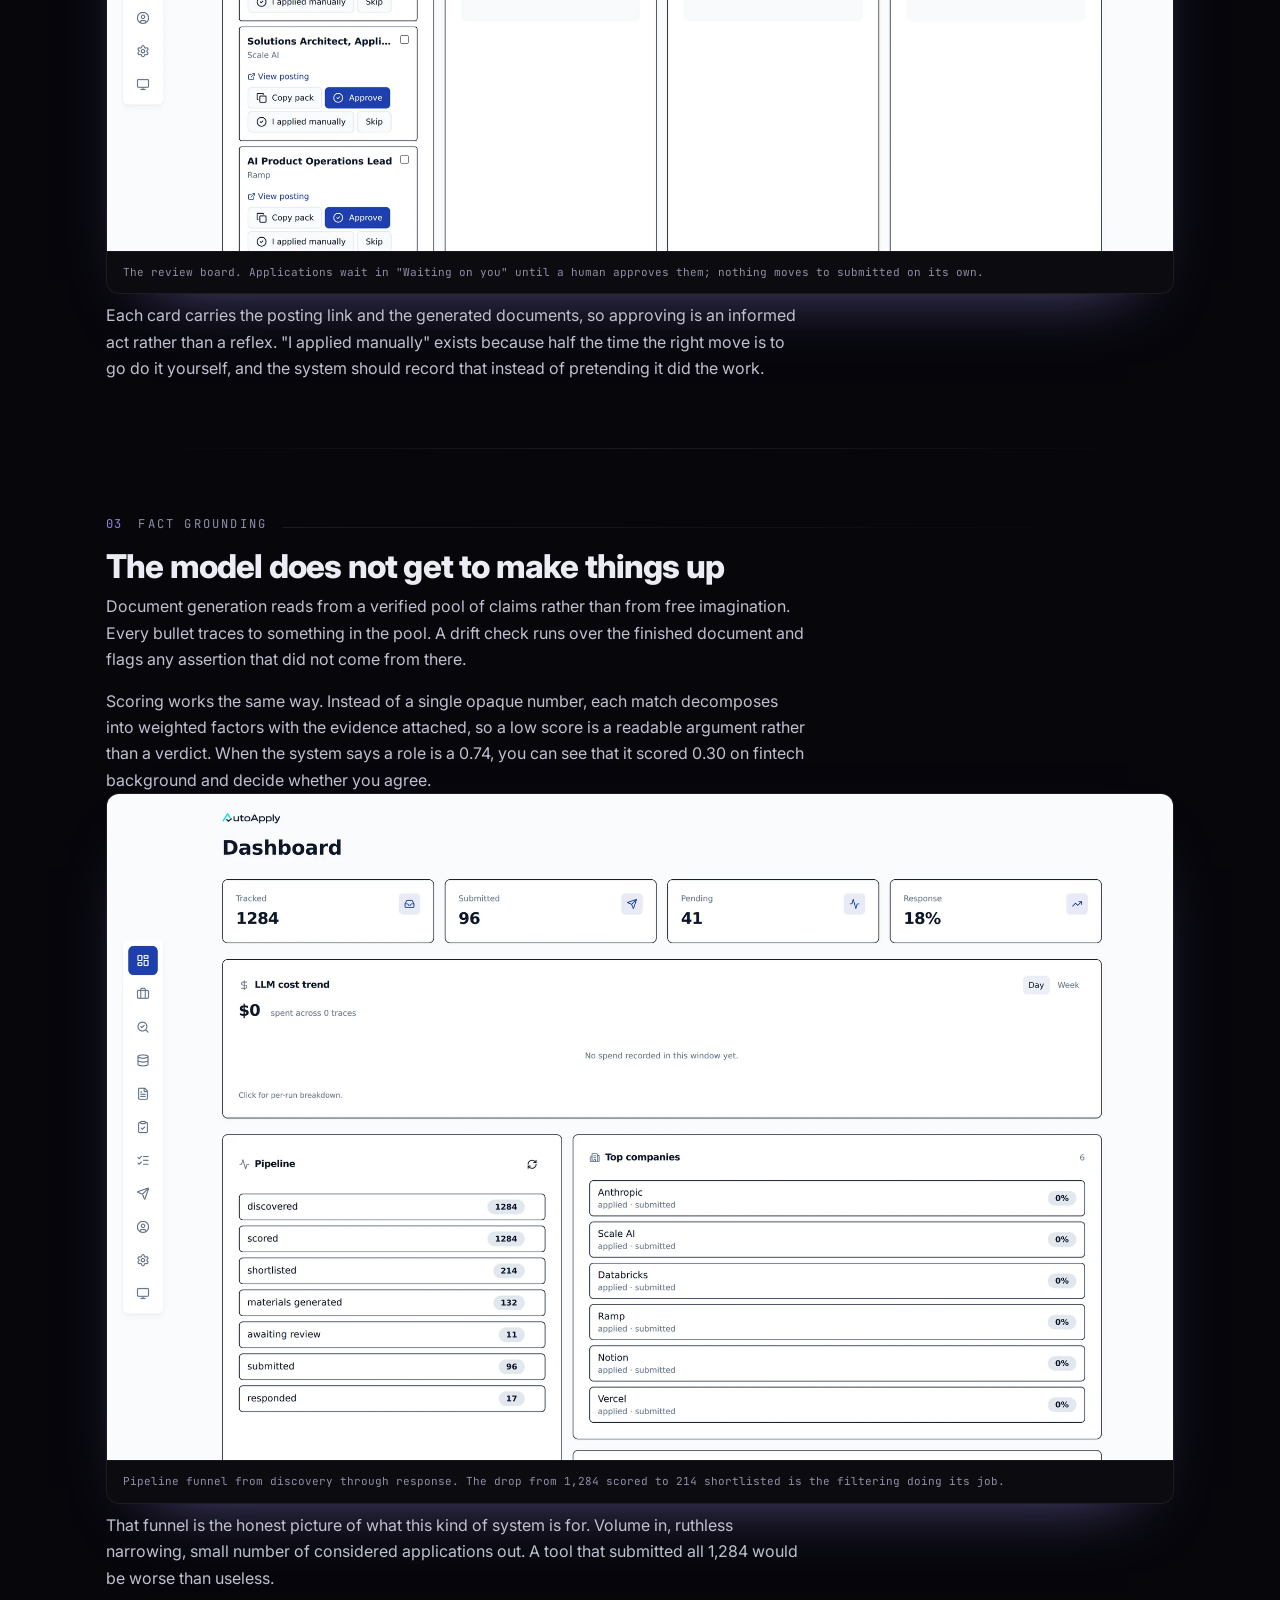
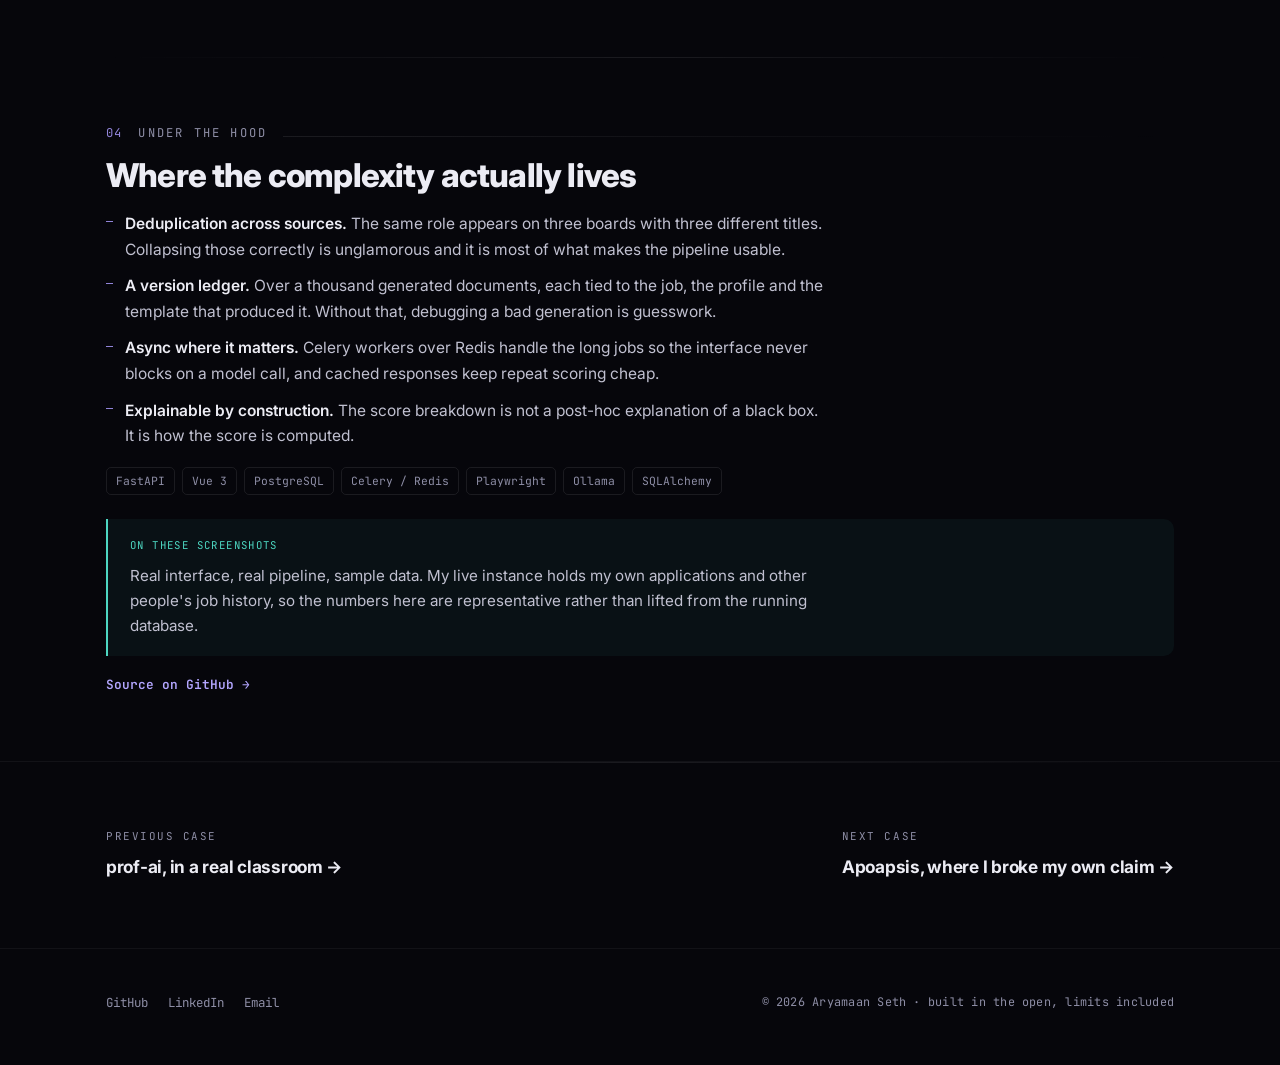
<file: projects/autoapply.html>
<!DOCTYPE html>
<html lang="en">
<head>
<meta charset="UTF-8">
<meta name="viewport" content="width=device-width, initial-scale=1.0">
<title>AutoApply: a job-search platform with a human gate | Aryamaan Seth</title>
<meta name="description" content="Fact-grounded document generation, explainable scoring, and a review queue nothing gets past without a person approving it.">
<meta name="author" content="Aryamaan Seth">
<meta property="og:title" content="AutoApply: a job-search platform with a human gate | Aryamaan Seth">
<meta property="og:description" content="Fact-grounded document generation, explainable scoring, and a review queue nothing gets past without a person approving it.">
<meta property="og:type" content="article">
<meta property="og:url" content="https://adrianseth1.github.io/projects/autoapply.html">
<meta property="og:image" content="https://adrianseth1.github.io/assets/autoapply-review.webp">
<meta name="twitter:card" content="summary_large_image">
<meta name="twitter:title" content="AutoApply: a job-search platform with a human gate | Aryamaan Seth">
<meta name="twitter:description" content="Fact-grounded document generation, explainable scoring, and a review queue nothing gets past without a person approving it.">
<meta name="twitter:image" content="https://adrianseth1.github.io/assets/autoapply-review.webp">
<link rel="icon" type="image/svg+xml" href="../favicon.svg">
<link rel="icon" type="image/png" sizes="32x32" href="../favicon-32.png">
<link rel="apple-touch-icon" href="../apple-touch-icon.png">
<link rel="canonical" href="https://adrianseth1.github.io/projects/autoapply.html">
<meta name="theme-color" content="#06060b">
<link rel="preconnect" href="https://fonts.googleapis.com">
<link rel="preconnect" href="https://fonts.gstatic.com" crossorigin>
<link href="https://fonts.googleapis.com/css2?family=Inter:wght@400;500;600;700;800;900&family=JetBrains+Mono:wght@400;500;600&display=swap" rel="stylesheet">
<link rel="stylesheet" href="../assets/site.css">
</head>
<body class="case">

<a class="skip-link" href="#story">Skip to the case study</a>
<div class="progress" id="prog"></div>
<canvas id="neural" aria-hidden="true"></canvas>
<div class="veil" aria-hidden="true"></div>
<div class="grain" aria-hidden="true"></div>

<nav id="nav">
  <div class="nav-in">
    <a href="../index.html#top" class="logo">Aryamaan <span class="alias">(Arya)</span> Seth<span class="dot"></span></a>
    <ul id="menu">
      <li><a href="../index.html#projects">Projects</a></li>
      <li><a href="../index.html#research">Research</a></li>
      <li><a href="../index.html#experience">Experience</a></li>
      <li><a href="../index.html#about">About</a></li>
      <li><a href="../index.html#contact">Contact</a></li>
    </ul>
    <button class="burger" id="burger" aria-label="Menu" aria-controls="menu" aria-expanded="false">
      <span></span><span></span><span></span>
    </button>
  </div>
</nav>

<main id="top">

<header class="case-hero"><div class="wrap">
  <a class="backlink" href="../index.html#projects">&larr; All projects</a>
  <span class="ptag">AI &middot; Full-stack platform</span>
  <h1 class="fade">The guardrails are the product</h1>
  <p class="sub fade" style="animation-delay:.15s">AutoApply searches job sources, scores fit with a breakdown you can
    argue with, and writes tailored application documents from a verified pool of facts. Nothing reaches an employer
    without a human approving it.</p>
  <div class="badges fade" style="animation-delay:.28s">
    <span class="badge"><b>7</b> pipeline stages</span>
    <span class="badge"><b>1,000+</b> document versions tracked</span>
    <span class="badge">Human gate before every submit</span>
    <span class="badge">Local LLM, no per-token bill</span>
  </div>
</div></header>

<section id="story"><div class="wrap">
  <div class="shead rv"><span class="snum">01</span><span class="slabel">The problem</span><span class="srule"></span></div><h2 class="rv">It started as a script and the script was wrong</h2>
  <p>The first version filled forms. That is the version everybody builds, and it fails for a reason that has nothing
  to do with automation quality: a language model writing your resume will invent achievements. Not maliciously. It
  fills a gap because the prompt asked for a compelling bullet and a compelling bullet was not available.</p>
  <p>Sending that to an employer under your own name is the actual risk in this product. Everything interesting in
  the build is a response to it.</p>
</div></section>

<section><div class="wrap">
  <div class="shead rv"><span class="snum">02</span><span class="slabel">The gate</span><span class="srule"></span></div><h2 class="rv">A queue you have to walk through</h2>
  <p>Prepared applications land in a review board and stop there. Approve, skip, or bulk-skip everything matching a
  pattern. There is no autopilot setting, because the whole argument of the system is that the last call is a
  person's.</p>
  <figure class="fig rv">
  <a href="../assets/autoapply-review.webp" target="_blank" rel="noopener"><img src="../assets/autoapply-review.webp" alt="The review board. Applications wait in "Waiting on you" until a human approves them; nothing moves to submitted on its own." loading="lazy"></a>
  <figcaption>The review board. Applications wait in "Waiting on you" until a human approves them; nothing moves to submitted on its own.</figcaption>
</figure>
  <p>Each card carries the posting link and the generated documents, so approving is an informed act rather than a
  reflex. "I applied manually" exists because half the time the right move is to go do it yourself, and the system
  should record that instead of pretending it did the work.</p>
</div></section>

<section><div class="wrap">
  <div class="shead rv"><span class="snum">03</span><span class="slabel">Fact grounding</span><span class="srule"></span></div><h2 class="rv">The model does not get to make things up</h2>
  <p>Document generation reads from a verified pool of claims rather than from free imagination. Every bullet traces
  to something in the pool. A drift check runs over the finished document and flags any assertion that did not come
  from there.</p>
  <p>Scoring works the same way. Instead of a single opaque number, each match decomposes into weighted factors with
  the evidence attached, so a low score is a readable argument rather than a verdict. When the system says a role is a
  0.74, you can see that it scored 0.30 on fintech background and decide whether you agree.</p>
  <figure class="fig rv">
  <a href="../assets/autoapply-dashboard.webp" target="_blank" rel="noopener"><img src="../assets/autoapply-dashboard.webp" alt="Pipeline funnel from discovery through response. The drop from 1,284 scored to 214 shortlisted is the filtering doing its job." loading="lazy"></a>
  <figcaption>Pipeline funnel from discovery through response. The drop from 1,284 scored to 214 shortlisted is the filtering doing its job.</figcaption>
</figure>
  <p>That funnel is the honest picture of what this kind of system is for. Volume in, ruthless narrowing, small number
  of considered applications out. A tool that submitted all 1,284 would be worse than useless.</p>
</div></section>

<section><div class="wrap">
  <div class="shead rv"><span class="snum">04</span><span class="slabel">Under the hood</span><span class="srule"></span></div><h2 class="rv">Where the complexity actually lives</h2>
  <ul class="plain">
    <li><b>Deduplication across sources.</b> The same role appears on three boards with three different titles.
    Collapsing those correctly is unglamorous and it is most of what makes the pipeline usable.</li>
    <li><b>A version ledger.</b> Over a thousand generated documents, each tied to the job, the profile and the
    template that produced it. Without that, debugging a bad generation is guesswork.</li>
    <li><b>Async where it matters.</b> Celery workers over Redis handle the long jobs so the interface never blocks on
    a model call, and cached responses keep repeat scoring cheap.</li>
    <li><b>Explainable by construction.</b> The score breakdown is not a post-hoc explanation of a black box. It is how
    the score is computed.</li>
  </ul>
  <div class="stack rv"><span>FastAPI</span><span>Vue 3</span><span>PostgreSQL</span><span>Celery / Redis</span><span>Playwright</span><span>Ollama</span><span>SQLAlchemy</span></div>
  <div class="callout rv">
    <span class="lbl">On these screenshots</span>
    <p>Real interface, real pipeline, sample data. My live instance holds my own applications and other people's job
    history, so the numbers here are representative rather than lifted from the running database.</p>
  </div>
  <div class="plinks">
    <a class="repo strong" href="https://github.com/AdrianSeth1/auto-apply">Source on GitHub <span class="arw">&rarr;</span></a>
  </div>
</div></section>

<section class="case-next"><div class="wrap row">
  <div><span>Previous case</span><a href="../projects/prof-ai.html">prof-ai, in a real classroom &rarr;</a></div>
  <div><span>Next case</span><a href="../projects/apoapsis.html">Apoapsis, where I broke my own claim &rarr;</a></div>
</div></section>

</main>

<footer><div class="wrap foot-in">
  <div class="foot-links">
    <a href="https://github.com/AdrianSeth1">GitHub</a>
    <a href="https://www.linkedin.com/in/aryamaanseth/">LinkedIn</a>
    <a href="mailto:aryamaanseth@gmail.com">Email</a>
  </div>
  <div class="sig">&copy; 2026 Aryamaan Seth &middot; built in the open, limits included</div>
</div></footer>
<script src="../assets/site.js" defer></script>
</body>
</html>
</file>
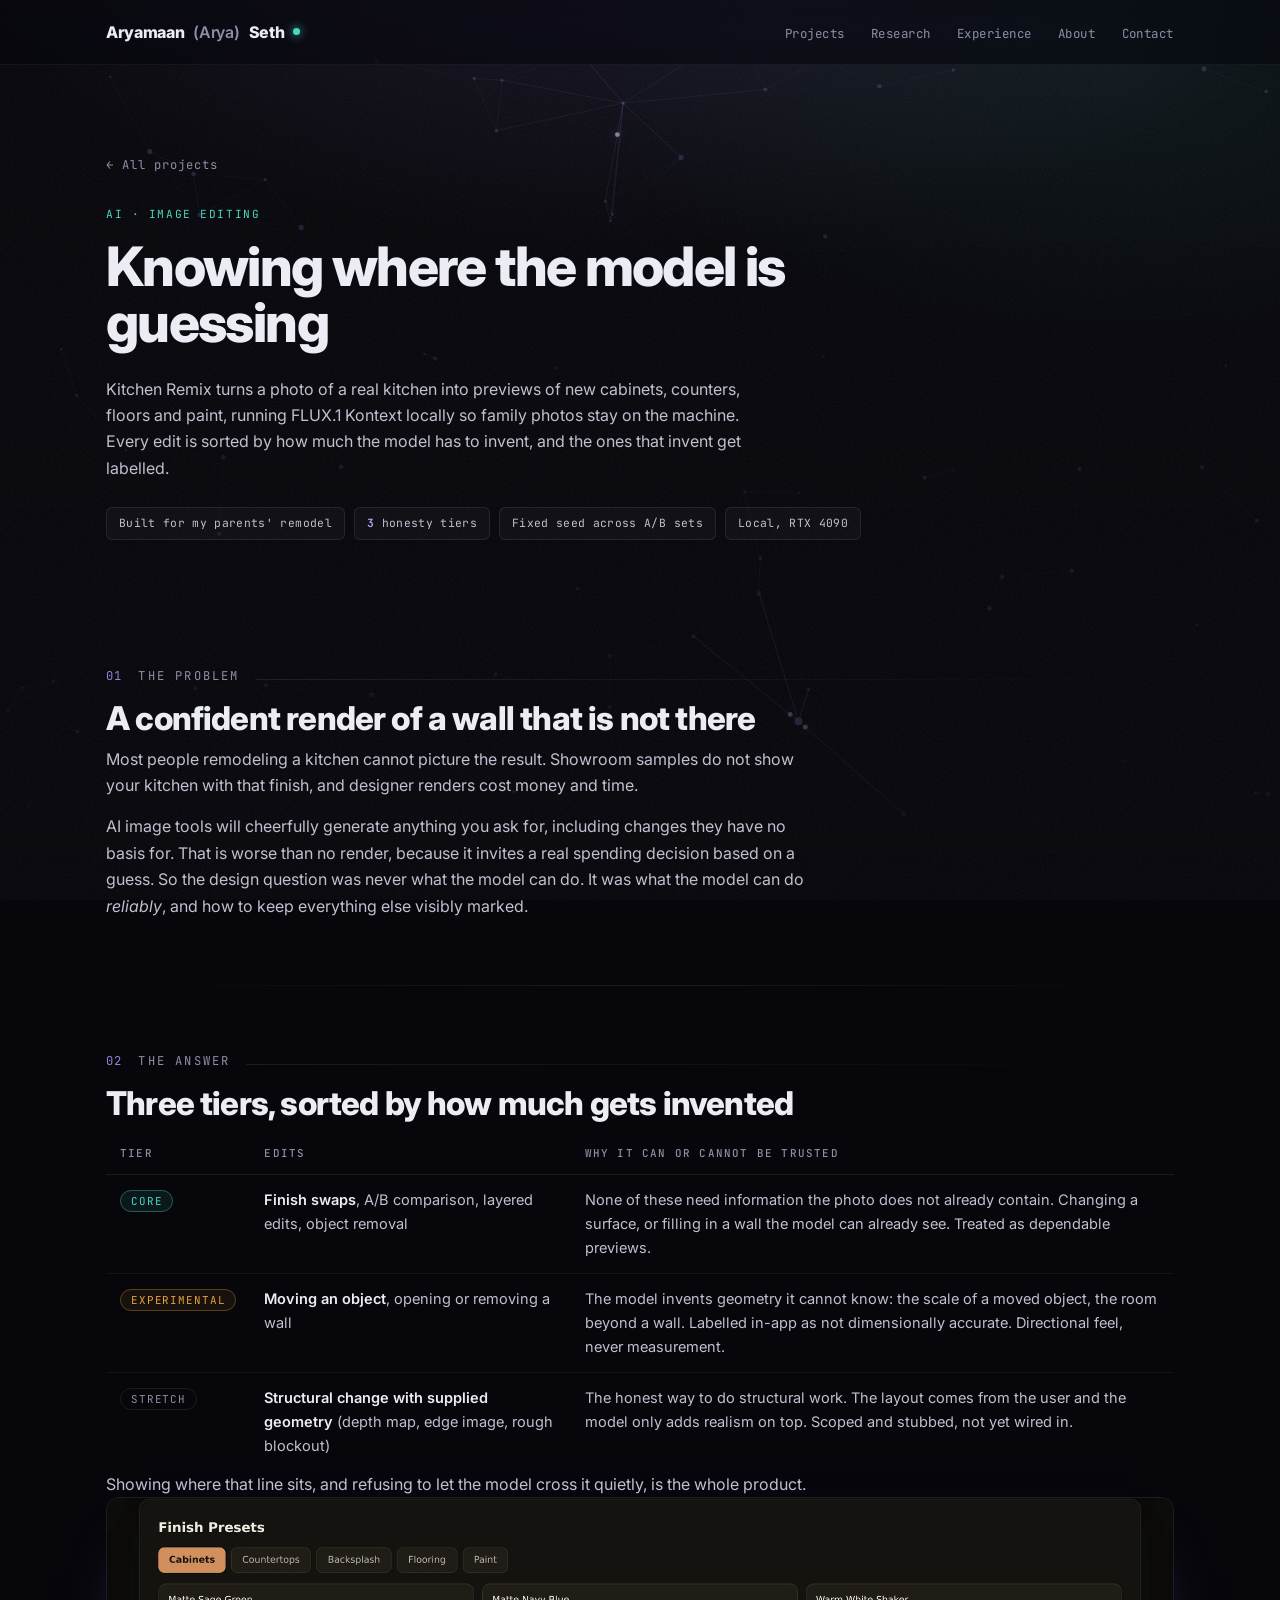
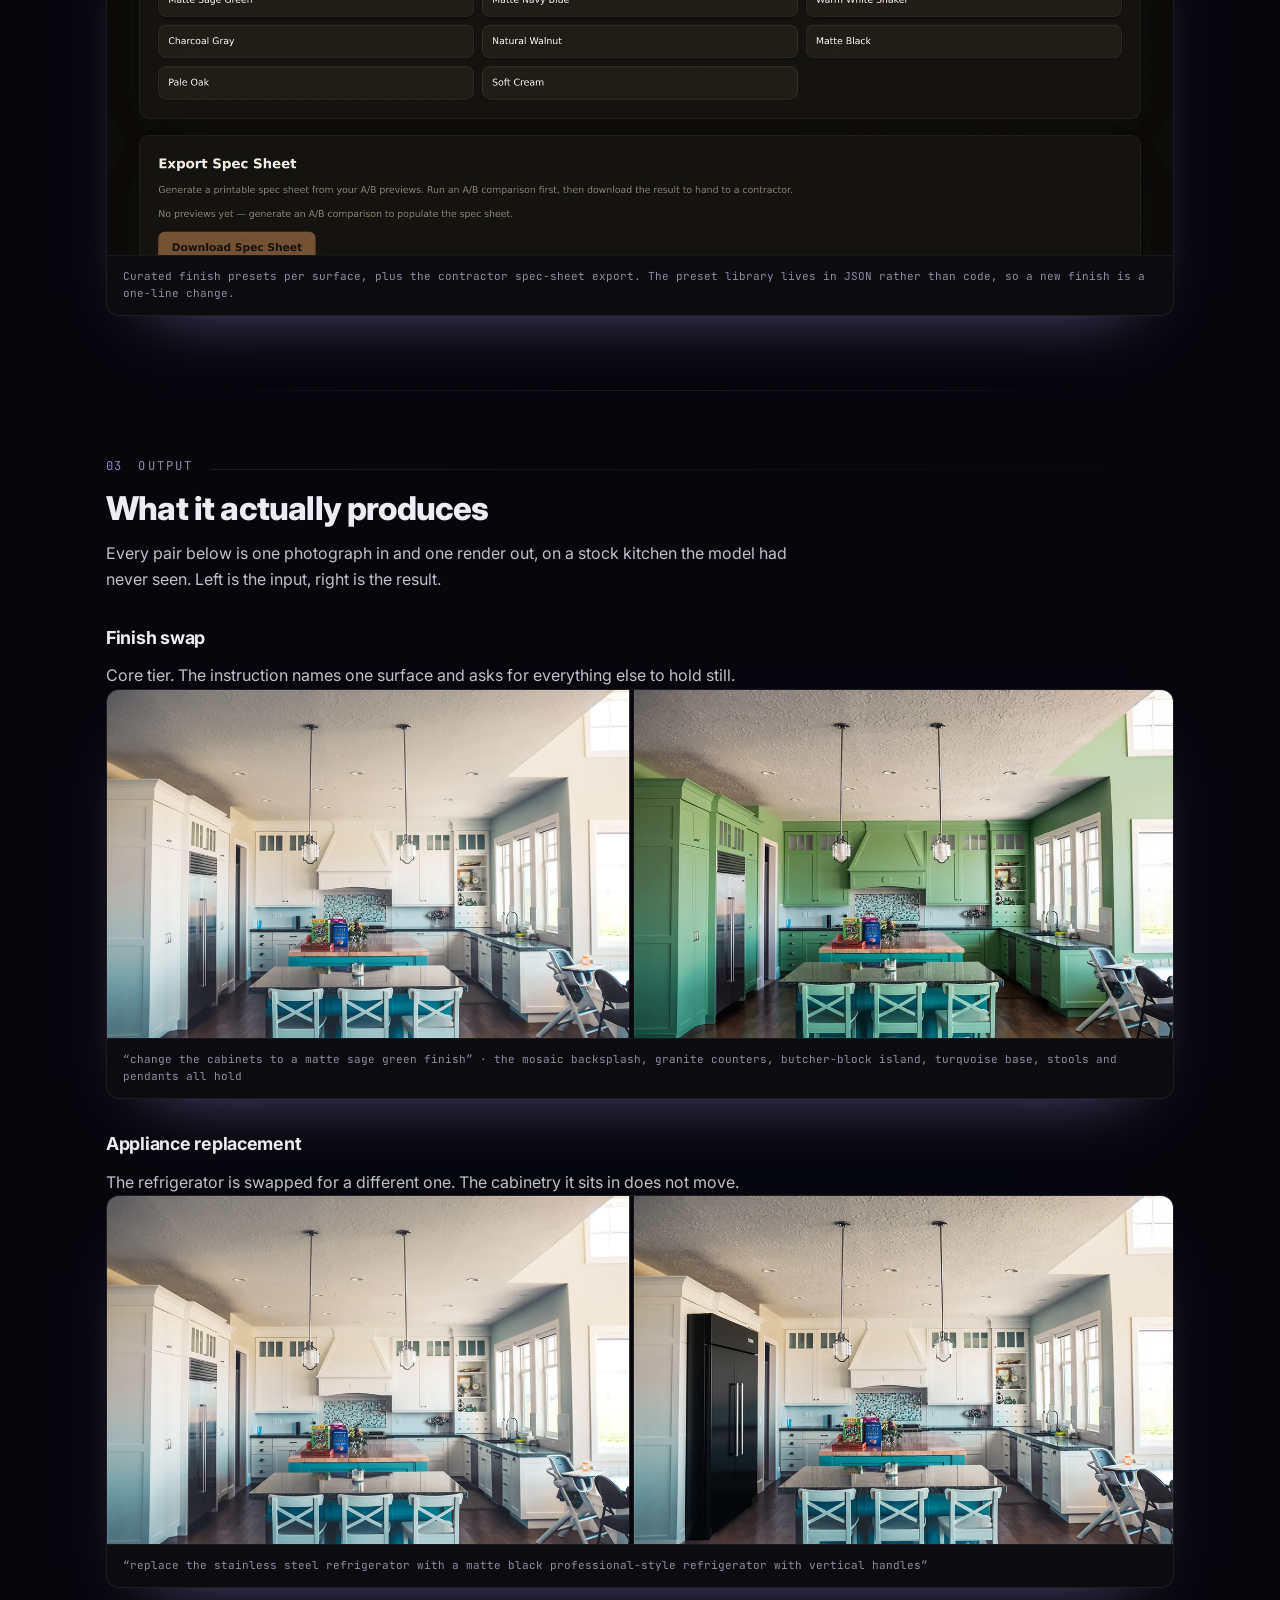
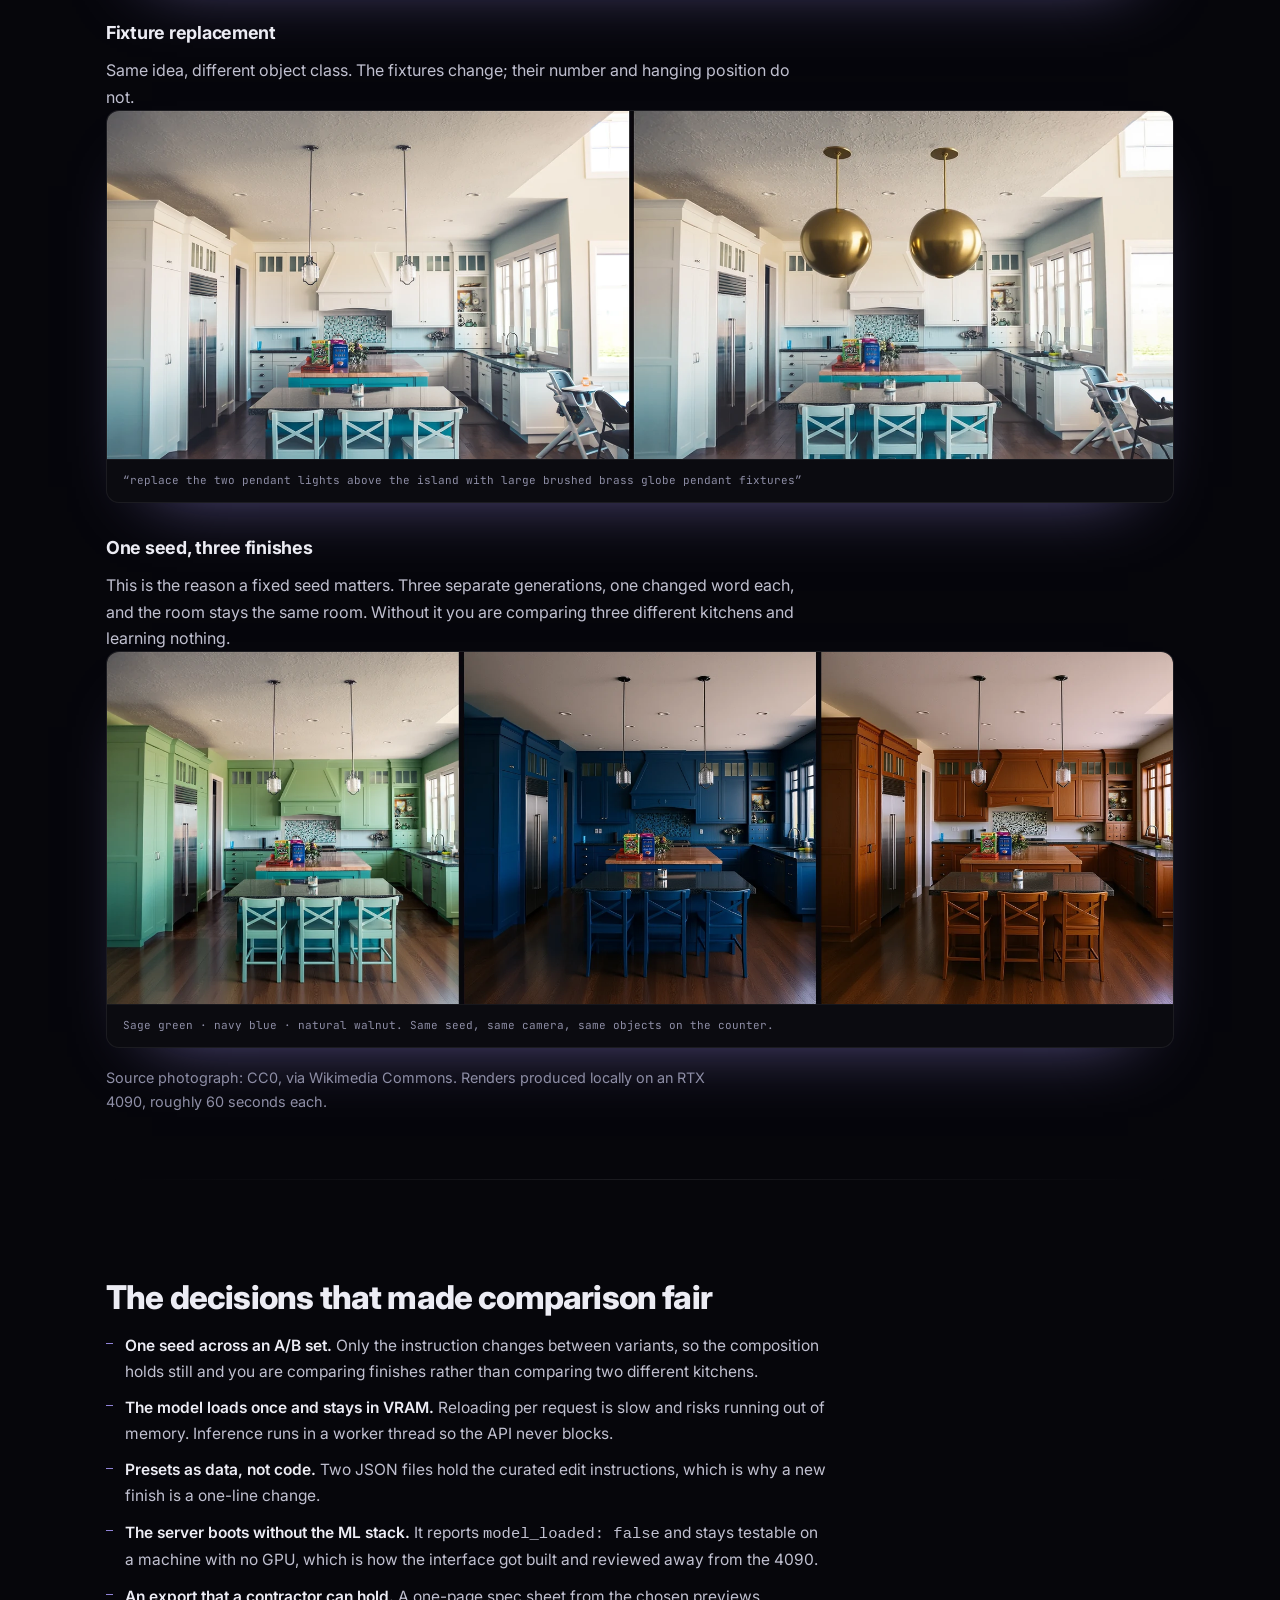
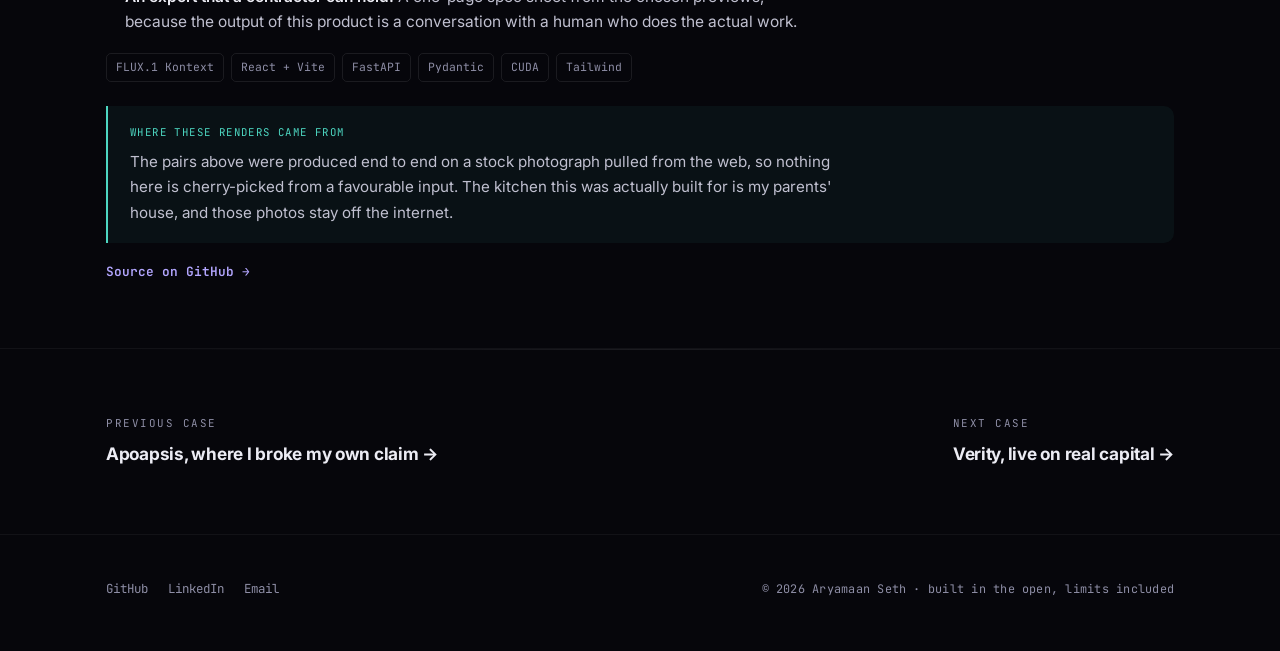
<file: projects/kitchen-remix.html>
<!DOCTYPE html>
<html lang="en">
<head>
<meta charset="UTF-8">
<meta name="viewport" content="width=device-width, initial-scale=1.0">
<title>Kitchen Remix: AI remodel previews, scoped honestly | Aryamaan Seth</title>
<meta name="description" content="Local FLUX.1 Kontext remodel previews sorted into three tiers by how much the model has to invent.">
<meta name="author" content="Aryamaan Seth">
<meta property="og:title" content="Kitchen Remix: AI remodel previews, scoped honestly | Aryamaan Seth">
<meta property="og:description" content="Local FLUX.1 Kontext remodel previews sorted into three tiers by how much the model has to invent.">
<meta property="og:type" content="article">
<meta property="og:url" content="https://adrianseth1.github.io/projects/kitchen-remix.html">
<meta property="og:image" content="https://adrianseth1.github.io/assets/kitchen-finishes.webp">
<meta name="twitter:card" content="summary_large_image">
<meta name="twitter:title" content="Kitchen Remix: AI remodel previews, scoped honestly | Aryamaan Seth">
<meta name="twitter:description" content="Local FLUX.1 Kontext remodel previews sorted into three tiers by how much the model has to invent.">
<meta name="twitter:image" content="https://adrianseth1.github.io/assets/kitchen-finishes.webp">
<link rel="icon" type="image/svg+xml" href="../favicon.svg">
<link rel="icon" type="image/png" sizes="32x32" href="../favicon-32.png">
<link rel="apple-touch-icon" href="../apple-touch-icon.png">
<link rel="canonical" href="https://adrianseth1.github.io/projects/kitchen-remix.html">
<meta name="theme-color" content="#06060b">
<link rel="preconnect" href="https://fonts.googleapis.com">
<link rel="preconnect" href="https://fonts.gstatic.com" crossorigin>
<link href="https://fonts.googleapis.com/css2?family=Inter:wght@400;500;600;700;800;900&family=JetBrains+Mono:wght@400;500;600&display=swap" rel="stylesheet">
<link rel="stylesheet" href="../assets/site.css">
</head>
<body class="case">

<a class="skip-link" href="#story">Skip to the case study</a>
<div class="progress" id="prog"></div>
<canvas id="neural" aria-hidden="true"></canvas>
<div class="veil" aria-hidden="true"></div>
<div class="grain" aria-hidden="true"></div>

<nav id="nav">
  <div class="nav-in">
    <a href="../index.html#top" class="logo">Aryamaan <span class="alias">(Arya)</span> Seth<span class="dot"></span></a>
    <ul id="menu">
      <li><a href="../index.html#projects">Projects</a></li>
      <li><a href="../index.html#research">Research</a></li>
      <li><a href="../index.html#experience">Experience</a></li>
      <li><a href="../index.html#about">About</a></li>
      <li><a href="../index.html#contact">Contact</a></li>
    </ul>
    <button class="burger" id="burger" aria-label="Menu" aria-controls="menu" aria-expanded="false">
      <span></span><span></span><span></span>
    </button>
  </div>
</nav>

<main id="top">

<header class="case-hero"><div class="wrap">
  <a class="backlink" href="../index.html#projects">&larr; All projects</a>
  <span class="ptag">AI &middot; Image editing</span>
  <h1 class="fade">Knowing where the model is guessing</h1>
  <p class="sub fade" style="animation-delay:.15s">Kitchen Remix turns a photo of a real kitchen into previews of new
    cabinets, counters, floors and paint, running FLUX.1 Kontext locally so family photos stay on the machine. Every
    edit is sorted by how much the model has to invent, and the ones that invent get labelled.</p>
  <div class="badges fade" style="animation-delay:.28s">
    <span class="badge">Built for my parents' remodel</span>
    <span class="badge"><b>3</b> honesty tiers</span>
    <span class="badge">Fixed seed across A/B sets</span>
    <span class="badge">Local, RTX 4090</span>
  </div>
</div></header>

<section id="story"><div class="wrap">
  <div class="shead rv"><span class="snum">01</span><span class="slabel">The problem</span><span class="srule"></span></div><h2 class="rv">A confident render of a wall that is not there</h2>
  <p>Most people remodeling a kitchen cannot picture the result. Showroom samples do not show your kitchen with that
  finish, and designer renders cost money and time.</p>
  <p>AI image tools will cheerfully generate anything you ask for, including changes they have no basis for. That is
  worse than no render, because it invites a real spending decision based on a guess. So the design question was never
  what the model can do. It was what the model can do <em>reliably</em>, and how to keep everything else visibly
  marked.</p>
</div></section>

<section><div class="wrap">
  <div class="shead rv"><span class="snum">02</span><span class="slabel">The answer</span><span class="srule"></span></div><h2 class="rv">Three tiers, sorted by how much gets invented</h2>
  <table class="tbl">
    <thead><tr><th>Tier</th><th>Edits</th><th>Why it can or cannot be trusted</th></tr></thead>
    <tbody>
      <tr>
        <td><span class="tier ok">Core</span></td>
        <td><b>Finish swaps</b>, A/B comparison, layered edits, object removal</td>
        <td>None of these need information the photo does not already contain. Changing a surface, or filling in a wall
        the model can already see. Treated as dependable previews.</td>
      </tr>
      <tr>
        <td><span class="tier mid">Experimental</span></td>
        <td><b>Moving an object</b>, opening or removing a wall</td>
        <td>The model invents geometry it cannot know: the scale of a moved object, the room beyond a wall. Labelled
        in-app as not dimensionally accurate. Directional feel, never measurement.</td>
      </tr>
      <tr>
        <td><span class="tier low">Stretch</span></td>
        <td><b>Structural change with supplied geometry</b> (depth map, edge image, rough blockout)</td>
        <td>The honest way to do structural work. The layout comes from the user and the model only adds realism on
        top. Scoped and stubbed, not yet wired in.</td>
      </tr>
    </tbody>
  </table>
  <p>Showing where that line sits, and refusing to let the model cross it quietly, is the whole product.</p>
  <figure class="fig rv">
  <a href="../assets/kitchen-finishes.webp" target="_blank" rel="noopener"><img src="../assets/kitchen-finishes.webp" alt="Curated finish presets per surface, plus the contractor spec-sheet export." loading="lazy"></a>
  <figcaption>Curated finish presets per surface, plus the contractor spec-sheet export. The preset library lives in JSON rather than code, so a new finish is a one-line change.</figcaption>
</figure>
</div></section>

<section><div class="wrap">
  <div class="shead rv"><span class="snum">03</span><span class="slabel">Output</span><span class="srule"></span></div>
  <h2 class="rv">What it actually produces</h2>
  <p class="lede rv">Every pair below is one photograph in and one render out, on a stock kitchen the model had never
  seen. Left is the input, right is the result.</p>

  <h3>Finish swap</h3>
  <p>Core tier. The instruction names one surface and asks for everything else to hold still.</p>
  <figure class="fig rv">
    <a href="../assets/kitchen-ba-finish.webp" target="_blank" rel="noopener"><img src="../assets/kitchen-ba-finish.webp" alt="Before and after: white shaker cabinets changed to matte sage green, with the backsplash, counters, island, stools and lighting unchanged." loading="lazy"></a>
    <figcaption>&ldquo;change the cabinets to a matte sage green finish&rdquo; &middot; the mosaic backsplash, granite counters, butcher-block island, turquoise base, stools and pendants all hold</figcaption>
  </figure>

  <h3>Appliance replacement</h3>
  <p>The refrigerator is swapped for a different one. The cabinetry it sits in does not move.</p>
  <figure class="fig rv">
    <a href="../assets/kitchen-ba-appliance.webp" target="_blank" rel="noopener"><img src="../assets/kitchen-ba-appliance.webp" alt="Before and after: the stainless built-in refrigerator replaced with a matte black professional-style refrigerator, everything else unchanged." loading="lazy"></a>
    <figcaption>&ldquo;replace the stainless steel refrigerator with a matte black professional-style refrigerator with vertical handles&rdquo;</figcaption>
  </figure>

  <h3>Fixture replacement</h3>
  <p>Same idea, different object class. The fixtures change; their number and hanging position do not.</p>
  <figure class="fig rv">
    <a href="../assets/kitchen-ba-fixtures.webp" target="_blank" rel="noopener"><img src="../assets/kitchen-ba-fixtures.webp" alt="Before and after: the two glass pendant lights replaced with large brushed brass globe fixtures, everything else unchanged." loading="lazy"></a>
    <figcaption>&ldquo;replace the two pendant lights above the island with large brushed brass globe pendant fixtures&rdquo;</figcaption>
  </figure>

  <h3>One seed, three finishes</h3>
  <p>This is the reason a fixed seed matters. Three separate generations, one changed word each, and the room stays
  the same room. Without it you are comparing three different kitchens and learning nothing.</p>
  <figure class="fig rv">
    <a href="../assets/kitchen-variants.webp" target="_blank" rel="noopener"><img src="../assets/kitchen-variants.webp" alt="Three A/B variants generated from one seed: sage green, navy blue and natural walnut cabinets, identical composition." loading="lazy"></a>
    <figcaption>Sage green &middot; navy blue &middot; natural walnut. Same seed, same camera, same objects on the counter.</figcaption>
  </figure>
  <p style="margin-top:18px;font-size:.9rem;color:var(--muted)">Source photograph: CC0, via Wikimedia Commons. Renders
  produced locally on an RTX 4090, roughly 60 seconds each.</p>
</div></section>

<section><div class="wrap">
  <div class="shead rv"><span class="snum">04</span><span class="slabel">Build notes</span><span class="srule"></span></div><h2 class="rv">The decisions that made comparison fair</h2>
  <ul class="plain">
    <li><b>One seed across an A/B set.</b> Only the instruction changes between variants, so the composition holds
    still and you are comparing finishes rather than comparing two different kitchens.</li>
    <li><b>The model loads once and stays in VRAM.</b> Reloading per request is slow and risks running out of memory.
    Inference runs in a worker thread so the API never blocks.</li>
    <li><b>Presets as data, not code.</b> Two JSON files hold the curated edit instructions, which is why a new finish
    is a one-line change.</li>
    <li><b>The server boots without the ML stack.</b> It reports <code>model_loaded: false</code> and stays testable
    on a machine with no GPU, which is how the interface got built and reviewed away from the 4090.</li>
    <li><b>An export that a contractor can hold.</b> A one-page spec sheet from the chosen previews, because the
    output of this product is a conversation with a human who does the actual work.</li>
  </ul>
  <div class="stack rv"><span>FLUX.1 Kontext</span><span>React + Vite</span><span>FastAPI</span><span>Pydantic</span><span>CUDA</span><span>Tailwind</span></div>
  <div class="callout rv">
    <span class="lbl">Where these renders came from</span>
    <p>The pairs above were produced end to end on a stock photograph pulled from the web, so nothing here is
    cherry-picked from a favourable input. The kitchen this was actually built for is my parents' house, and those
    photos stay off the internet.</p>
  </div>
  <div class="plinks">
    <a class="repo strong" href="https://github.com/AdrianSeth1/Kitchen-remix">Source on GitHub <span class="arw">&rarr;</span></a>
  </div>
</div></section>

<section class="case-next"><div class="wrap row">
  <div><span>Previous case</span><a href="../projects/apoapsis.html">Apoapsis, where I broke my own claim &rarr;</a></div>
  <div><span>Next case</span><a href="../projects/verity.html">Verity, live on real capital &rarr;</a></div>
</div></section>

</main>

<footer><div class="wrap foot-in">
  <div class="foot-links">
    <a href="https://github.com/AdrianSeth1">GitHub</a>
    <a href="https://www.linkedin.com/in/aryamaanseth/">LinkedIn</a>
    <a href="mailto:aryamaanseth@gmail.com">Email</a>
  </div>
  <div class="sig">&copy; 2026 Aryamaan Seth &middot; built in the open, limits included</div>
</div></footer>
<script src="../assets/site.js" defer></script>
</body>
</html>
</file>
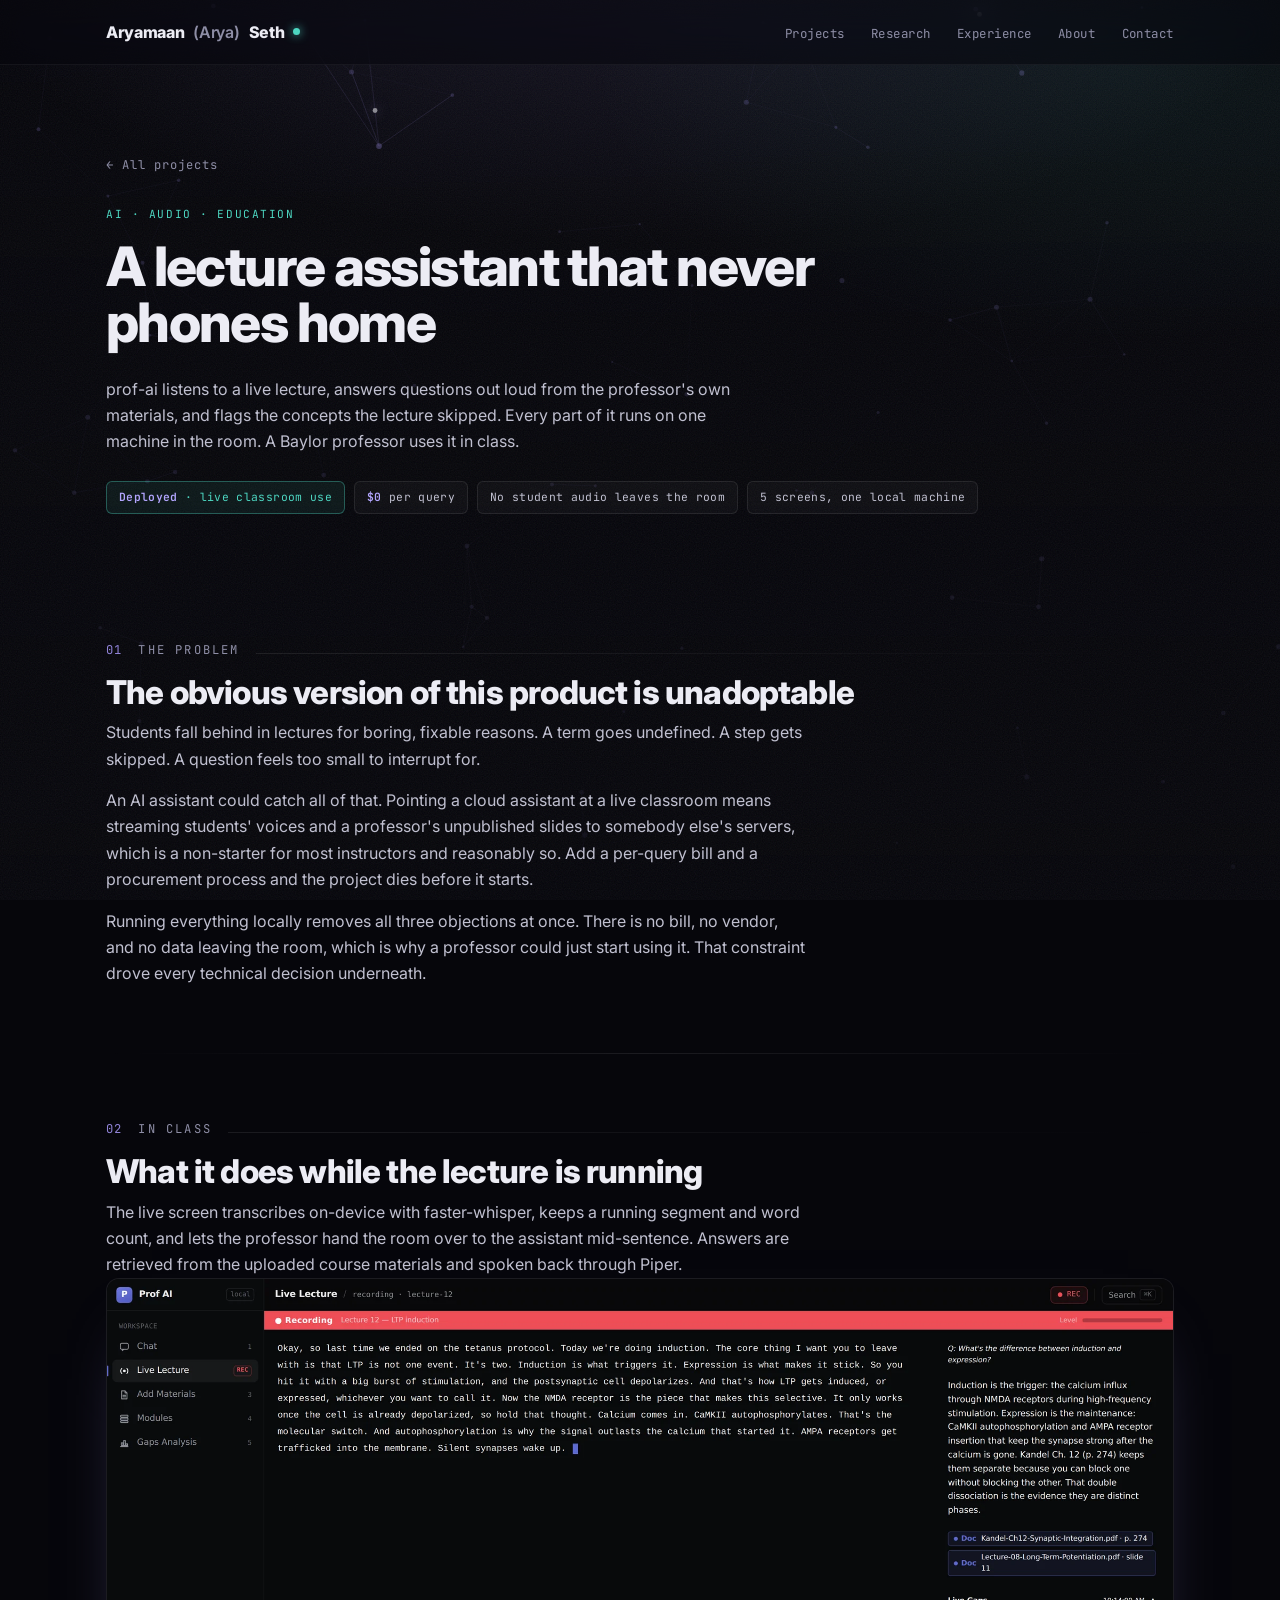
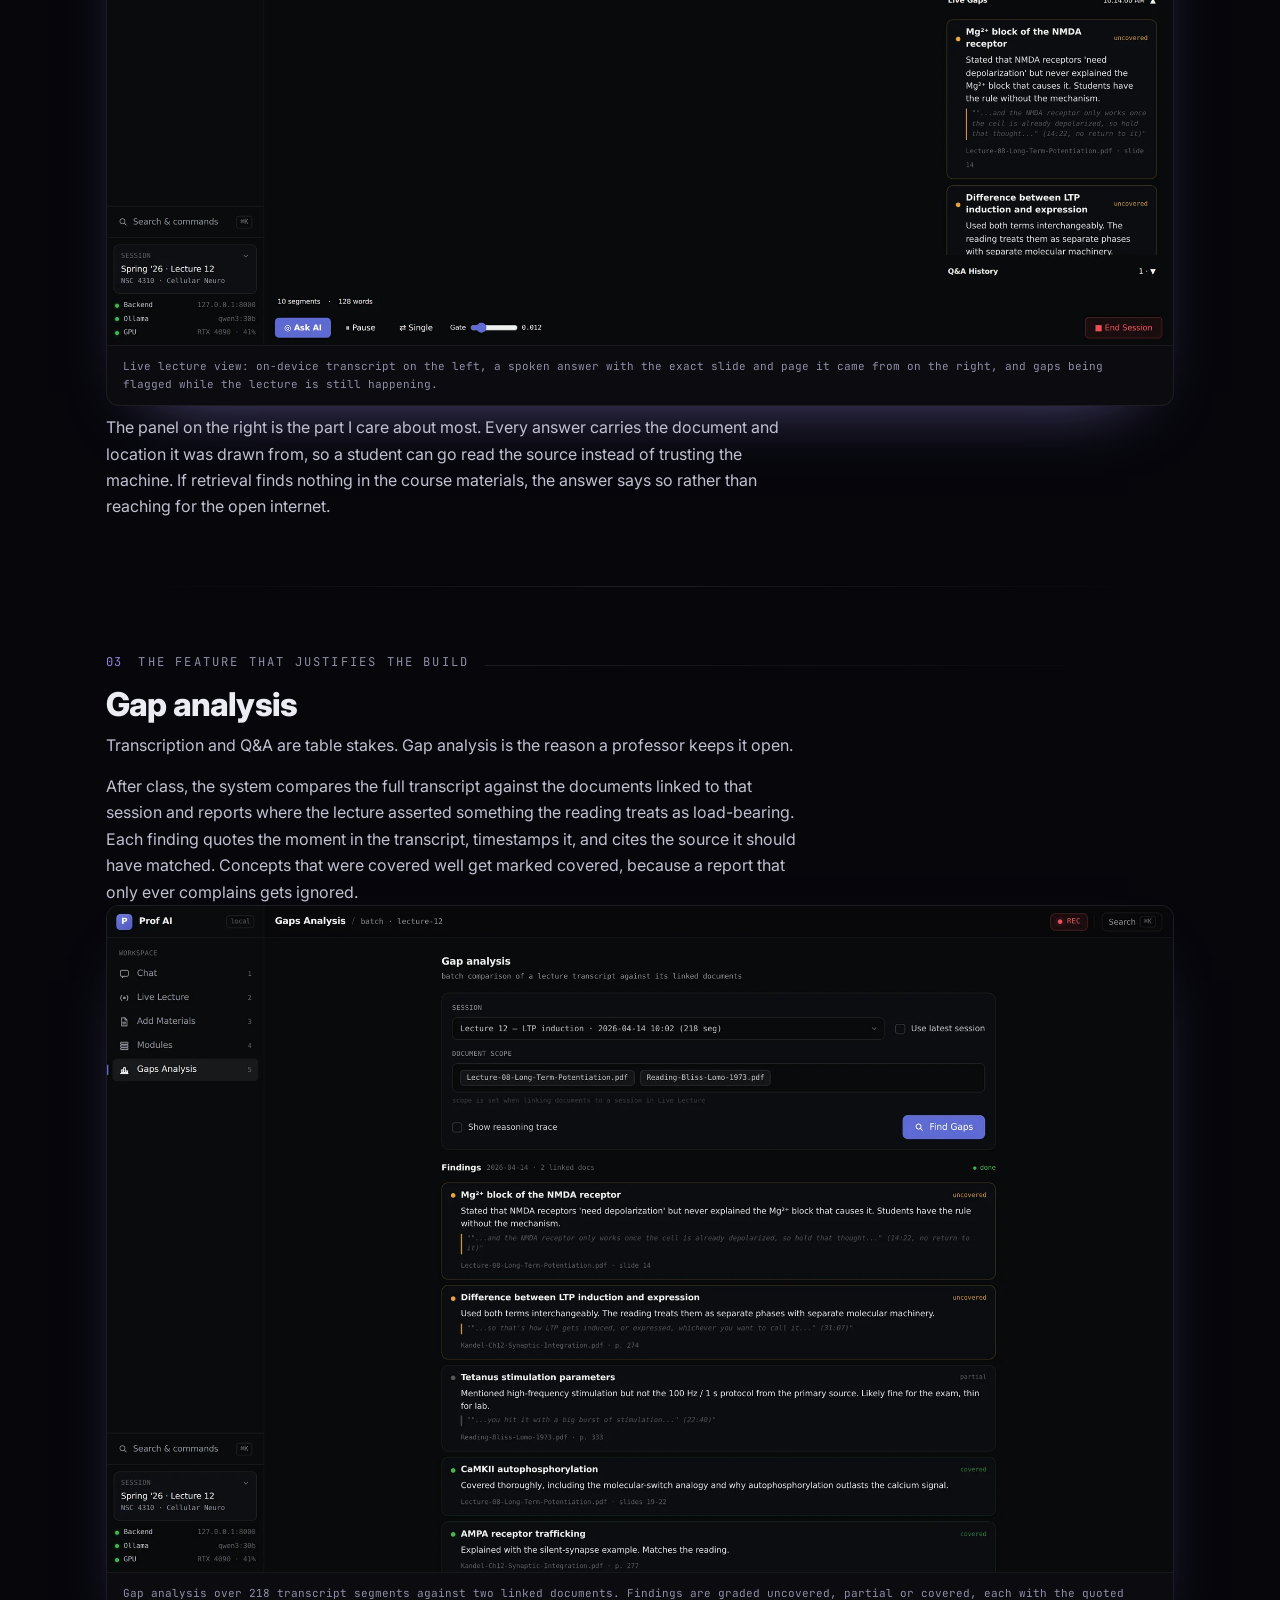
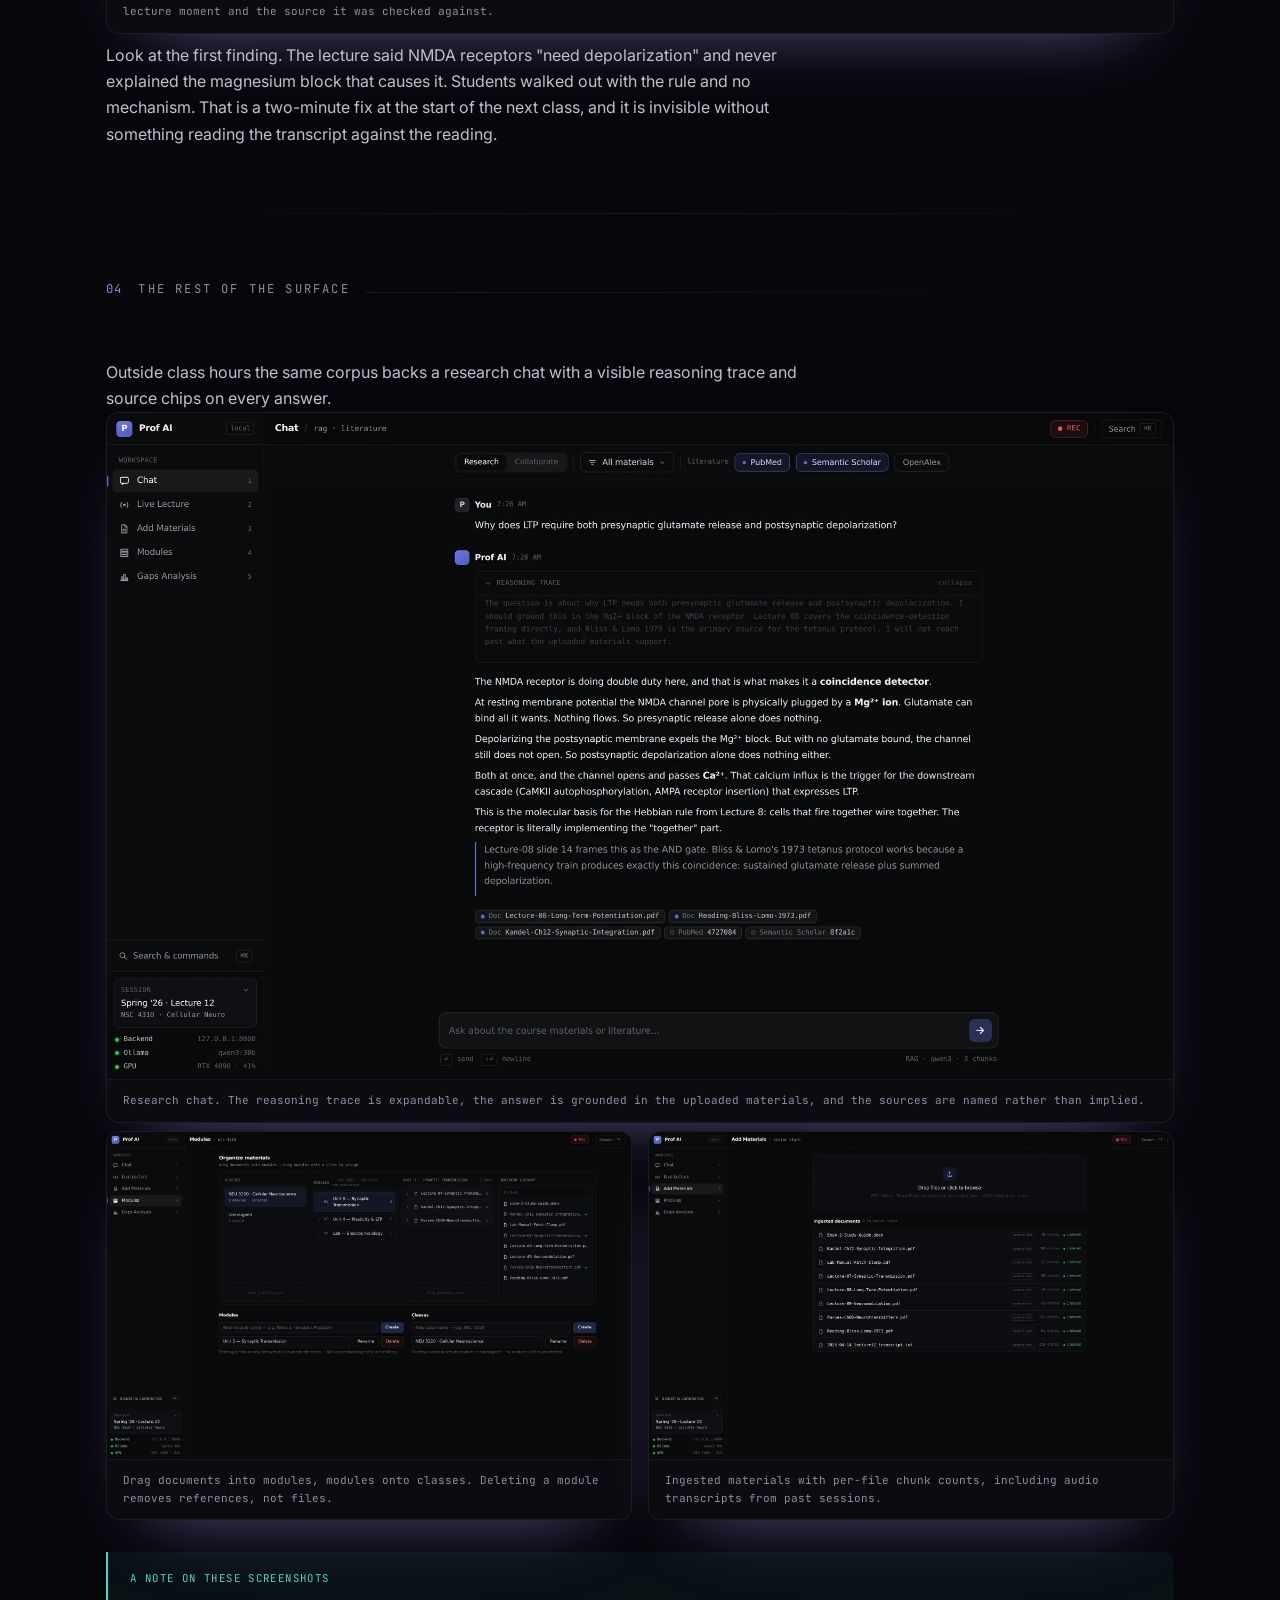
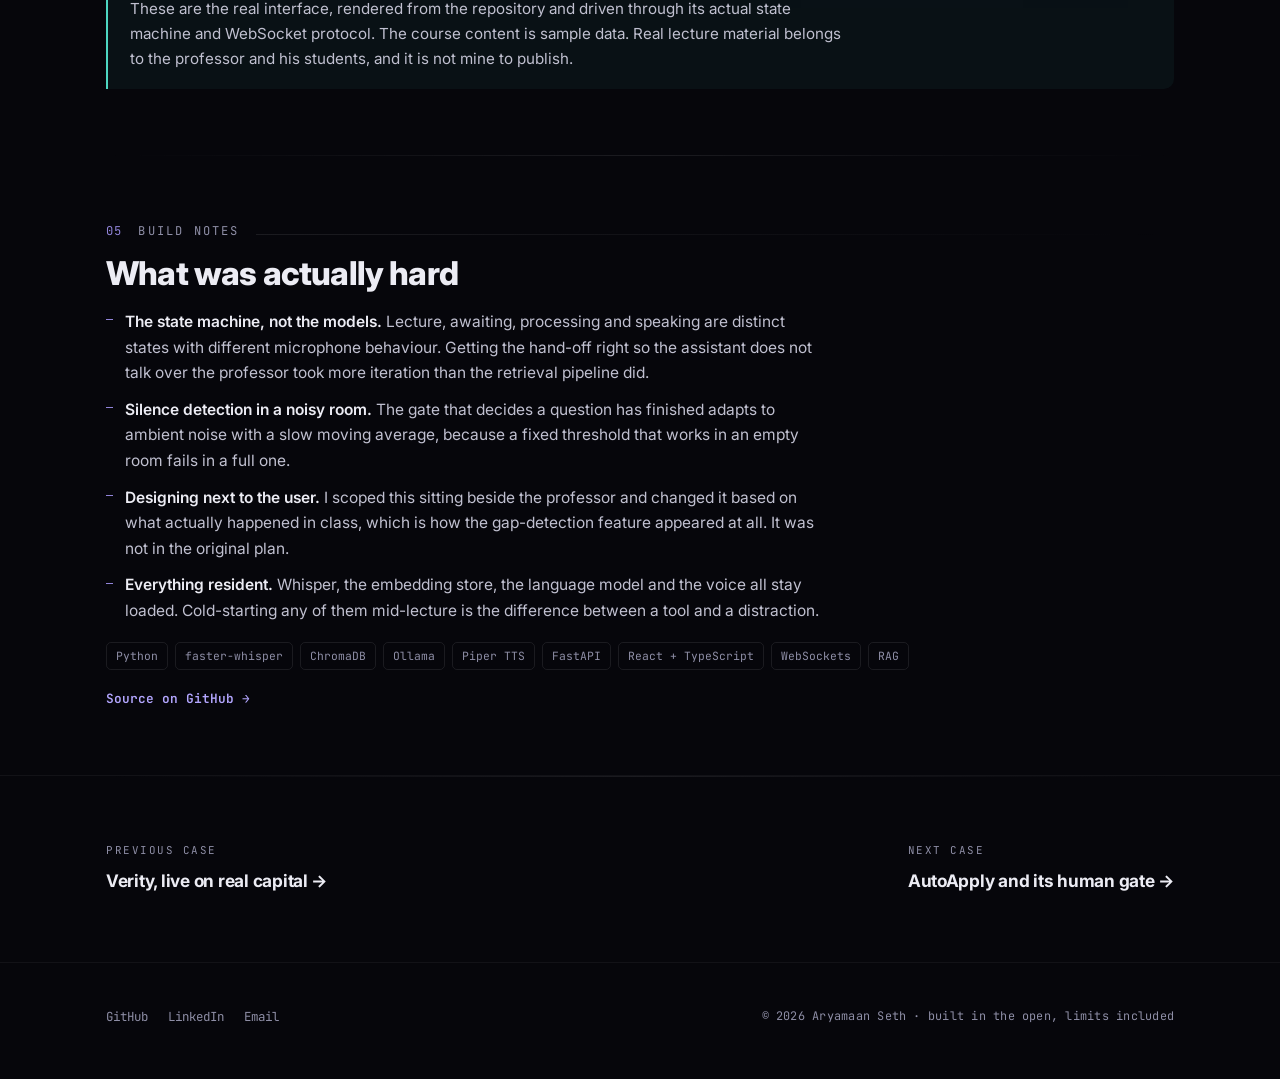
<file: projects/prof-ai.html>
<!DOCTYPE html>
<html lang="en">
<head>
<meta charset="UTF-8">
<meta name="viewport" content="width=device-width, initial-scale=1.0">
<title>prof-ai: a local lecture assistant in classroom use | Aryamaan Seth</title>
<meta name="description" content="A voice-interactive lecture assistant running entirely on one local machine. Live transcription, grounded Q&A, and gap analysis that finds what the lecture skipped.">
<meta name="author" content="Aryamaan Seth">
<meta property="og:title" content="prof-ai: a local lecture assistant in classroom use | Aryamaan Seth">
<meta property="og:description" content="A voice-interactive lecture assistant running entirely on one local machine. Live transcription, grounded Q&A, and gap analysis that finds what the lecture skipped.">
<meta property="og:type" content="article">
<meta property="og:url" content="https://adrianseth1.github.io/projects/prof-ai.html">
<meta property="og:image" content="https://adrianseth1.github.io/assets/profai-gaps.webp">
<meta name="twitter:card" content="summary_large_image">
<meta name="twitter:title" content="prof-ai: a local lecture assistant in classroom use | Aryamaan Seth">
<meta name="twitter:description" content="A voice-interactive lecture assistant running entirely on one local machine. Live transcription, grounded Q&A, and gap analysis that finds what the lecture skipped.">
<meta name="twitter:image" content="https://adrianseth1.github.io/assets/profai-gaps.webp">
<link rel="icon" type="image/svg+xml" href="../favicon.svg">
<link rel="icon" type="image/png" sizes="32x32" href="../favicon-32.png">
<link rel="apple-touch-icon" href="../apple-touch-icon.png">
<link rel="canonical" href="https://adrianseth1.github.io/projects/prof-ai.html">
<meta name="theme-color" content="#06060b">
<link rel="preconnect" href="https://fonts.googleapis.com">
<link rel="preconnect" href="https://fonts.gstatic.com" crossorigin>
<link href="https://fonts.googleapis.com/css2?family=Inter:wght@400;500;600;700;800;900&family=JetBrains+Mono:wght@400;500;600&display=swap" rel="stylesheet">
<link rel="stylesheet" href="../assets/site.css">
</head>
<body class="case">

<a class="skip-link" href="#story">Skip to the case study</a>
<div class="progress" id="prog"></div>
<canvas id="neural" aria-hidden="true"></canvas>
<div class="veil" aria-hidden="true"></div>
<div class="grain" aria-hidden="true"></div>

<nav id="nav">
  <div class="nav-in">
    <a href="../index.html#top" class="logo">Aryamaan <span class="alias">(Arya)</span> Seth<span class="dot"></span></a>
    <ul id="menu">
      <li><a href="../index.html#projects">Projects</a></li>
      <li><a href="../index.html#research">Research</a></li>
      <li><a href="../index.html#experience">Experience</a></li>
      <li><a href="../index.html#about">About</a></li>
      <li><a href="../index.html#contact">Contact</a></li>
    </ul>
    <button class="burger" id="burger" aria-label="Menu" aria-controls="menu" aria-expanded="false">
      <span></span><span></span><span></span>
    </button>
  </div>
</nav>

<main id="top">

<header class="case-hero"><div class="wrap">
  <a class="backlink" href="../index.html#projects">&larr; All projects</a>
  <span class="ptag">AI &middot; Audio &middot; Education</span>
  <h1 class="fade">A lecture assistant that never phones home</h1>
  <p class="sub fade" style="animation-delay:.15s">prof-ai listens to a live lecture, answers questions out loud from
    the professor's own materials, and flags the concepts the lecture skipped. Every part of it runs on one machine in
    the room. A Baylor professor uses it in class.</p>
  <div class="badges fade" style="animation-delay:.28s">
    <span class="badge hot"><b>Deployed</b> &middot; live classroom use</span>
    <span class="badge"><b>$0</b> per query</span>
    <span class="badge">No student audio leaves the room</span>
    <span class="badge">5 screens, one local machine</span>
  </div>
</div></header>

<section id="story"><div class="wrap">
  <div class="shead rv"><span class="snum">01</span><span class="slabel">The problem</span><span class="srule"></span></div><h2 class="rv">The obvious version of this product is unadoptable</h2>
  <p>Students fall behind in lectures for boring, fixable reasons. A term goes undefined. A step gets skipped. A
  question feels too small to interrupt for.</p>
  <p>An AI assistant could catch all of that. Pointing a cloud assistant at a live classroom means streaming students'
  voices and a professor's unpublished slides to somebody else's servers, which is a non-starter for most instructors
  and reasonably so. Add a per-query bill and a procurement process and the project dies before it starts.</p>
  <p>Running everything locally removes all three objections at once. There is no bill, no vendor, and no data leaving
  the room, which is why a professor could just start using it. That constraint drove every technical decision
  underneath.</p>
</div></section>

<section><div class="wrap">
  <div class="shead rv"><span class="snum">02</span><span class="slabel">In class</span><span class="srule"></span></div><h2 class="rv">What it does while the lecture is running</h2>
  <p>The live screen transcribes on-device with faster-whisper, keeps a running segment and word count, and lets the
  professor hand the room over to the assistant mid-sentence. Answers are retrieved from the uploaded course materials
  and spoken back through Piper.</p>
  <figure class="fig rv">
  <a href="../assets/profai-live.webp" target="_blank" rel="noopener"><img src="../assets/profai-live.webp" alt="Live lecture view: on-device transcript on the left, a spoken answer with the exact slide and page it came from on the right, and gaps being flagged while the lecture is still happening." loading="lazy"></a>
  <figcaption>Live lecture view: on-device transcript on the left, a spoken answer with the exact slide and page it came from on the right, and gaps being flagged while the lecture is still happening.</figcaption>
</figure>
  <p>The panel on the right is the part I care about most. Every answer carries the document and location it was drawn
  from, so a student can go read the source instead of trusting the machine. If retrieval finds nothing in the course
  materials, the answer says so rather than reaching for the open internet.</p>
</div></section>

<section><div class="wrap">
  <div class="shead rv"><span class="snum">03</span><span class="slabel">The feature that justifies the build</span><span class="srule"></span></div><h2 class="rv">Gap analysis</h2>
  <p>Transcription and Q&amp;A are table stakes. Gap analysis is the reason a professor keeps it open.</p>
  <p>After class, the system compares the full transcript against the documents linked to that session and reports
  where the lecture asserted something the reading treats as load-bearing. Each finding quotes the moment in the
  transcript, timestamps it, and cites the source it should have matched. Concepts that were covered well get marked
  covered, because a report that only ever complains gets ignored.</p>
  <figure class="fig rv">
  <a href="../assets/profai-gaps.webp" target="_blank" rel="noopener"><img src="../assets/profai-gaps.webp" alt="Gap analysis over 218 transcript segments against two linked documents. Findings are graded uncovered, partial or covered, each with the quoted lecture moment and the source it was checked against." loading="lazy"></a>
  <figcaption>Gap analysis over 218 transcript segments against two linked documents. Findings are graded uncovered, partial or covered, each with the quoted lecture moment and the source it was checked against.</figcaption>
</figure>
  <p>Look at the first finding. The lecture said NMDA receptors "need depolarization" and never explained the
  magnesium block that causes it. Students walked out with the rule and no mechanism. That is a two-minute fix at the
  start of the next class, and it is invisible without something reading the transcript against the reading.</p>
</div></section>

<section><div class="wrap">
  <div class="shead rv"><span class="snum">04</span><span class="slabel">The rest of the surface</span><span class="srule"></span></div><h2 class="rv">Grounded chat, materials, modules</h2>
  <p>Outside class hours the same corpus backs a research chat with a visible reasoning trace and source chips on every
  answer.</p>
  <figure class="fig rv">
  <a href="../assets/profai-chat.webp" target="_blank" rel="noopener"><img src="../assets/profai-chat.webp" alt="Research chat. The reasoning trace is expandable, the answer is grounded in the uploaded materials, and the sources are named rather than implied." loading="lazy"></a>
  <figcaption>Research chat. The reasoning trace is expandable, the answer is grounded in the uploaded materials, and the sources are named rather than implied.</figcaption>
</figure>
  <div class="figrow">
    <figure class="fig rv">
  <a href="../assets/profai-modules.webp" target="_blank" rel="noopener"><img src="../assets/profai-modules.webp" alt="Drag documents into modules, modules onto classes. Deleting a module removes references, not files." loading="lazy"></a>
  <figcaption>Drag documents into modules, modules onto classes. Deleting a module removes references, not files.</figcaption>
</figure>
    <figure class="fig rv">
  <a href="../assets/profai-materials.webp" target="_blank" rel="noopener"><img src="../assets/profai-materials.webp" alt="Ingested materials with per-file chunk counts, including audio transcripts from past sessions." loading="lazy"></a>
  <figcaption>Ingested materials with per-file chunk counts, including audio transcripts from past sessions.</figcaption>
</figure>
  </div>
  <div class="callout rv">
    <span class="lbl">A note on these screenshots</span>
    <p>These are the real interface, rendered from the repository and driven through its actual state machine and
    WebSocket protocol. The course content is sample data. Real lecture material belongs to the professor and his
    students, and it is not mine to publish.</p>
  </div>
</div></section>

<section><div class="wrap">
  <div class="shead rv"><span class="snum">05</span><span class="slabel">Build notes</span><span class="srule"></span></div><h2 class="rv">What was actually hard</h2>
  <ul class="plain">
    <li><b>The state machine, not the models.</b> Lecture, awaiting, processing and speaking are distinct states with
    different microphone behaviour. Getting the hand-off right so the assistant does not talk over the professor took
    more iteration than the retrieval pipeline did.</li>
    <li><b>Silence detection in a noisy room.</b> The gate that decides a question has finished adapts to ambient noise
    with a slow moving average, because a fixed threshold that works in an empty room fails in a full one.</li>
    <li><b>Designing next to the user.</b> I scoped this sitting beside the professor and changed it based on what
    actually happened in class, which is how the gap-detection feature appeared at all. It was not in the original
    plan.</li>
    <li><b>Everything resident.</b> Whisper, the embedding store, the language model and the voice all stay loaded.
    Cold-starting any of them mid-lecture is the difference between a tool and a distraction.</li>
  </ul>
  <div class="stack rv"><span>Python</span><span>faster-whisper</span><span>ChromaDB</span><span>Ollama</span><span>Piper TTS</span><span>FastAPI</span><span>React + TypeScript</span><span>WebSockets</span><span>RAG</span></div>
  <div class="plinks">
    <a class="repo strong" href="https://github.com/AdrianSeth1/prof-ai">Source on GitHub <span class="arw">&rarr;</span></a>
  </div>
</div></section>

<section class="case-next"><div class="wrap row">
  <div><span>Previous case</span><a href="../projects/verity.html">Verity, live on real capital &rarr;</a></div>
  <div><span>Next case</span><a href="../projects/autoapply.html">AutoApply and its human gate &rarr;</a></div>
</div></section>

</main>

<footer><div class="wrap foot-in">
  <div class="foot-links">
    <a href="https://github.com/AdrianSeth1">GitHub</a>
    <a href="https://www.linkedin.com/in/aryamaanseth/">LinkedIn</a>
    <a href="mailto:aryamaanseth@gmail.com">Email</a>
  </div>
  <div class="sig">&copy; 2026 Aryamaan Seth &middot; built in the open, limits included</div>
</div></footer>
<script src="../assets/site.js" defer></script>
</body>
</html>
</file>
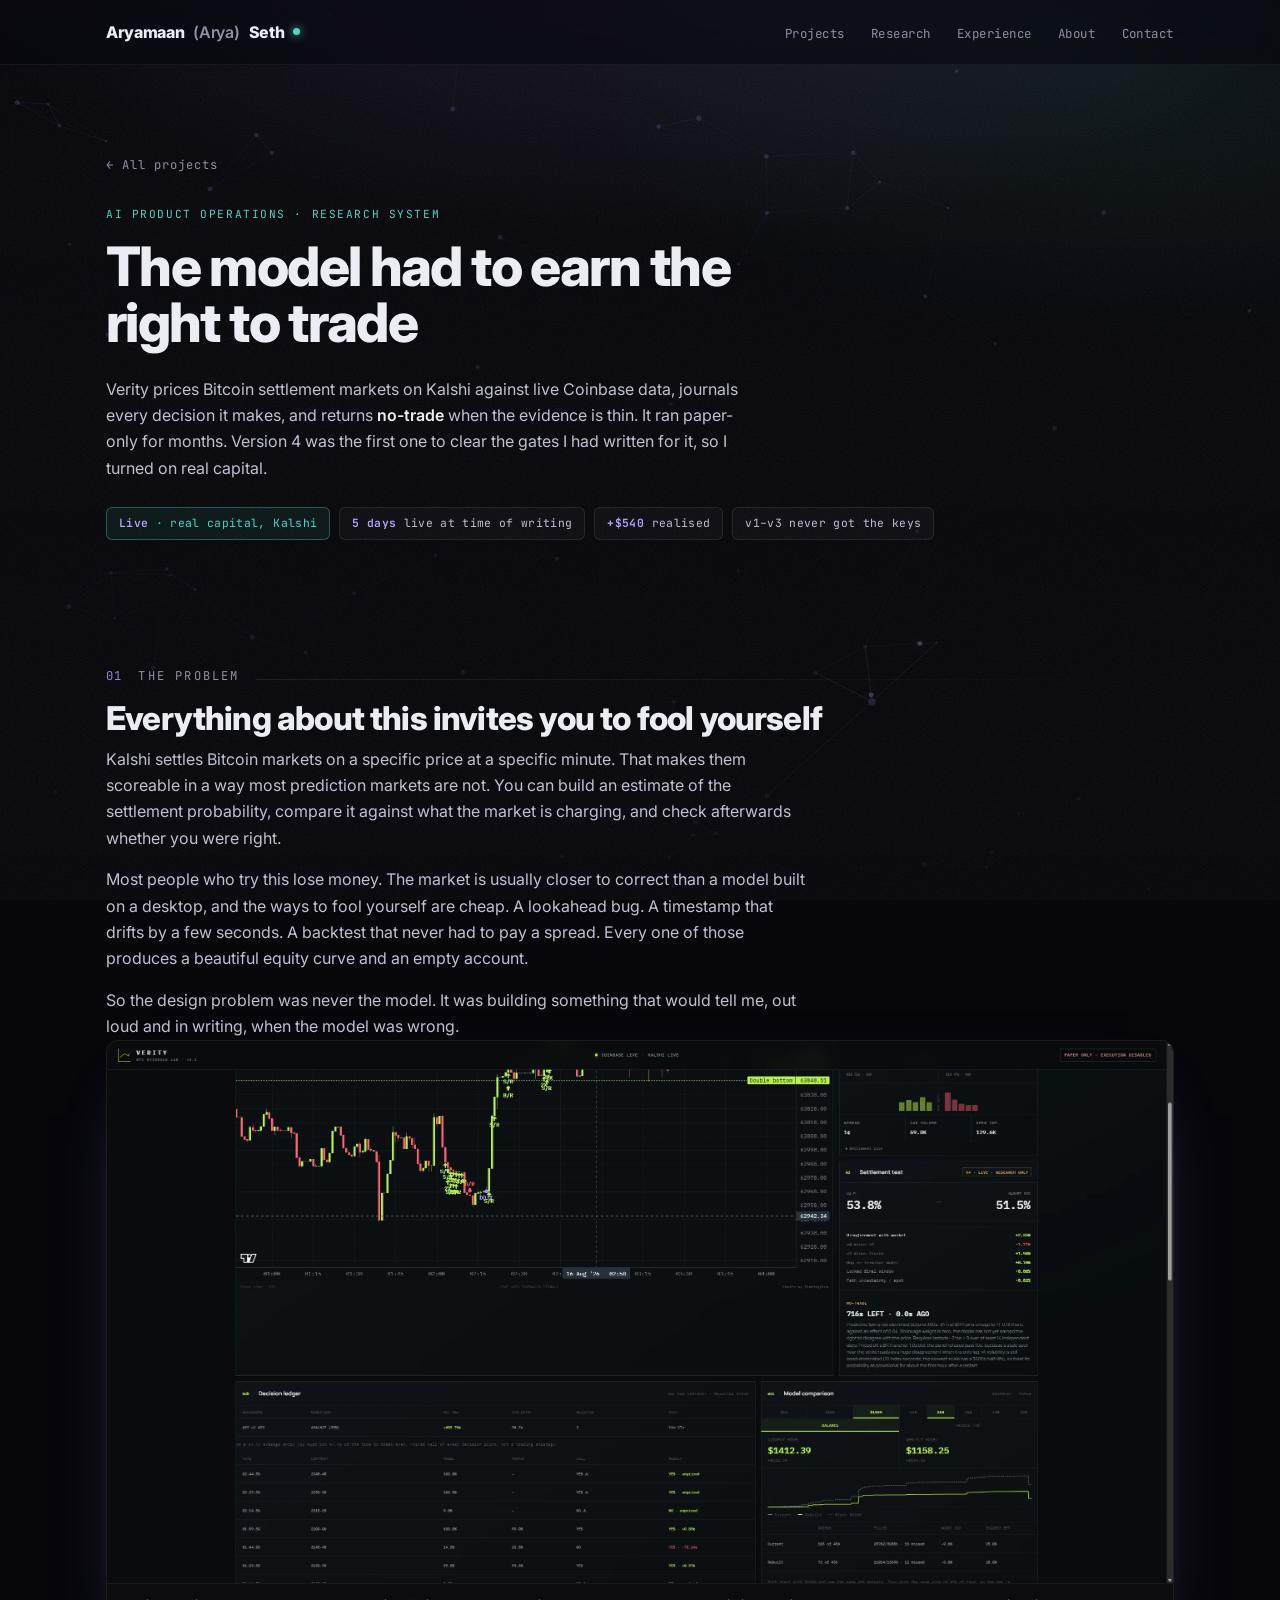
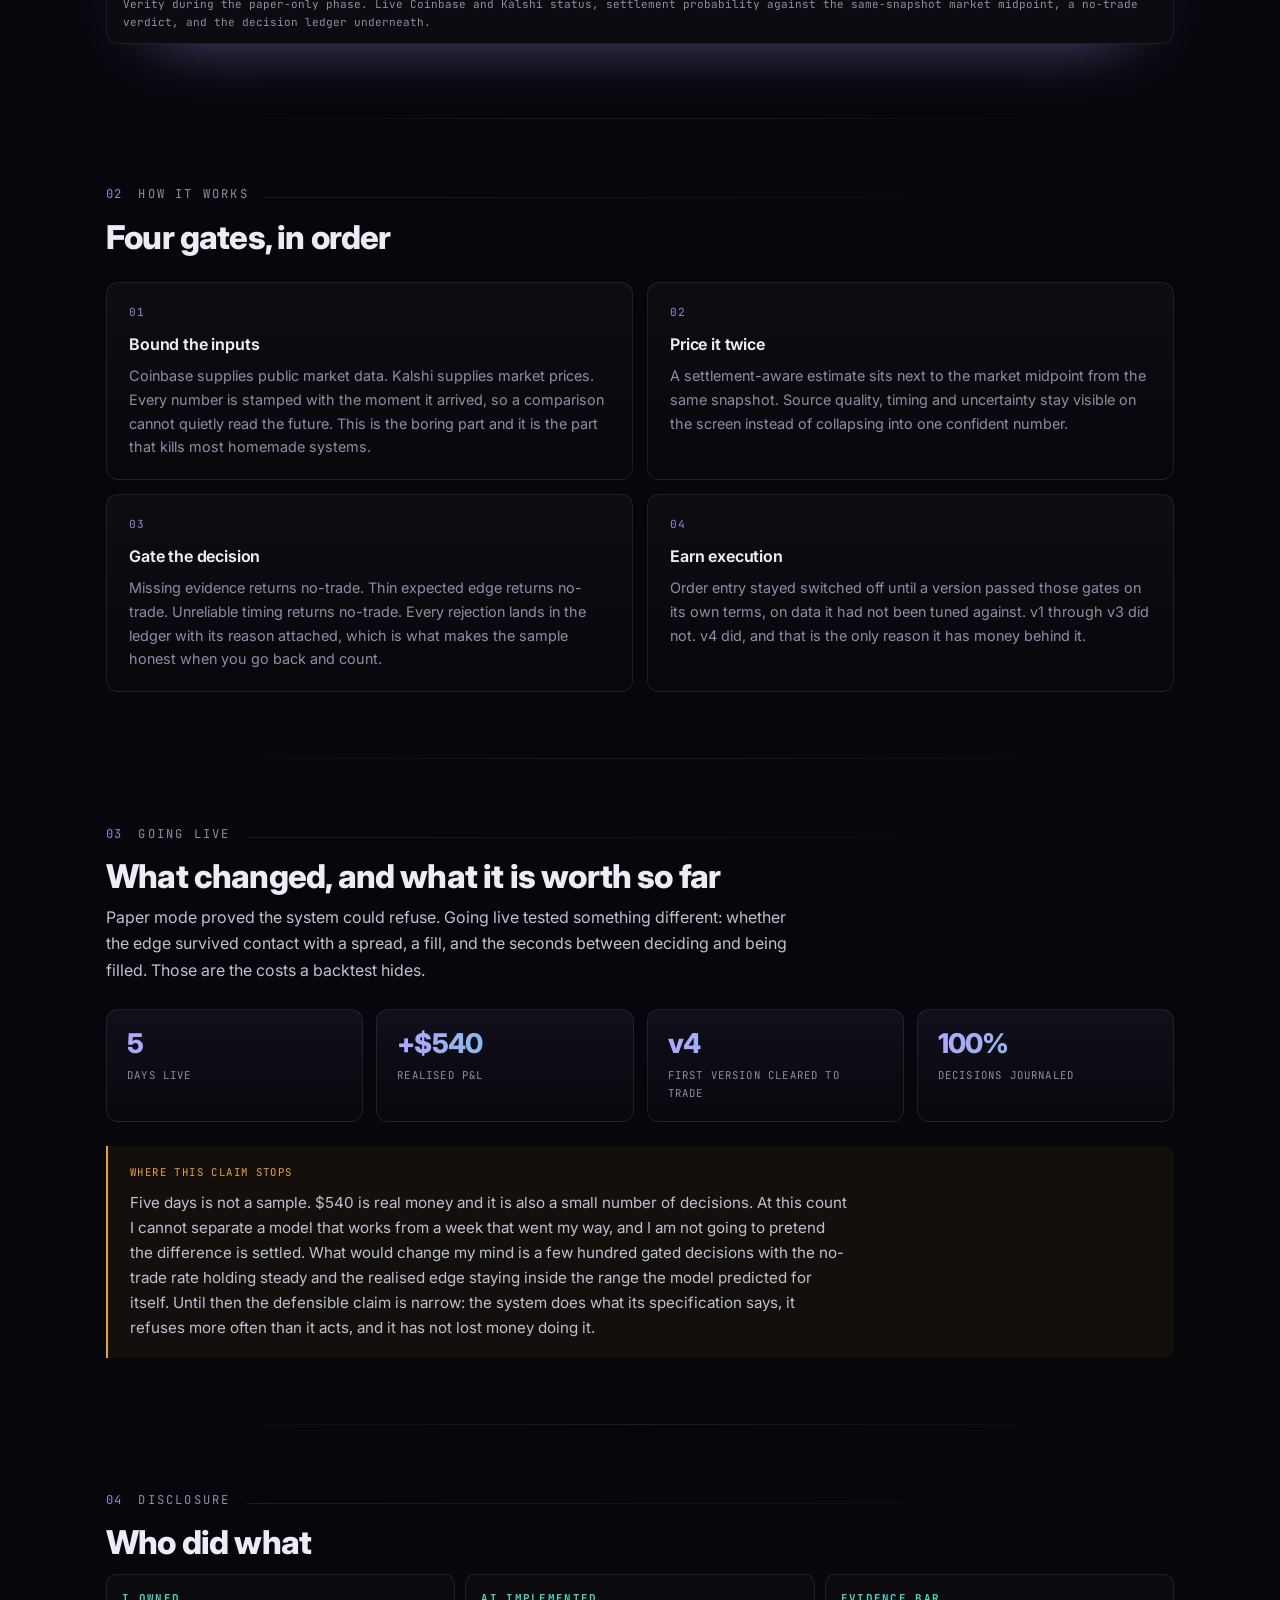
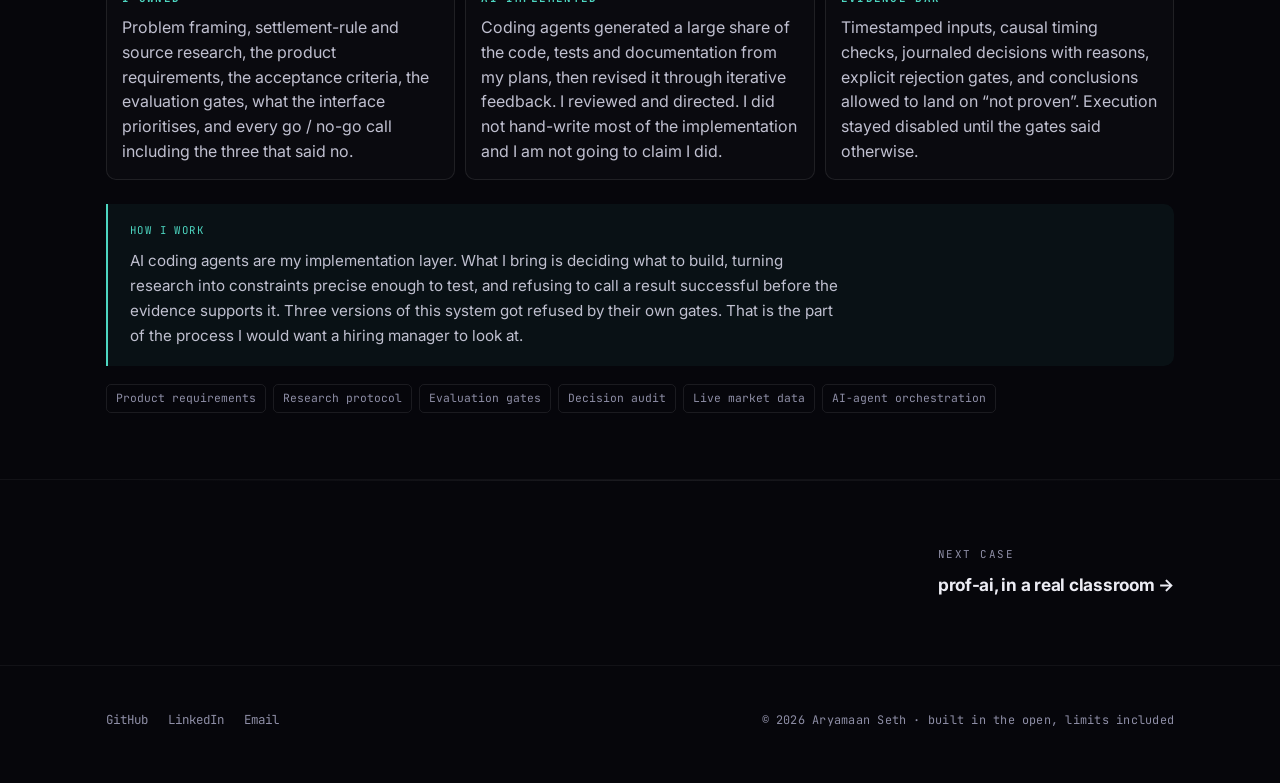
<file: projects/verity.html>
<!DOCTYPE html>
<html lang="en">
<head>
<meta charset="UTF-8">
<meta name="viewport" content="width=device-width, initial-scale=1.0">
<title>Verity: live BTC settlement trading with gates | Aryamaan Seth</title>
<meta name="description" content="A settlement model that ran paper-only until it cleared its own gates. Now live on Kalshi with real capital: 5 days, +$540, and an explicit account of what that does and does not prove.">
<meta name="author" content="Aryamaan Seth">
<meta property="og:title" content="Verity: live BTC settlement trading with gates | Aryamaan Seth">
<meta property="og:description" content="A settlement model that ran paper-only until it cleared its own gates. Now live on Kalshi with real capital: 5 days, +$540, and an explicit account of what that does and does not prove.">
<meta property="og:type" content="article">
<meta property="og:url" content="https://adrianseth1.github.io/projects/verity.html">
<meta property="og:image" content="https://adrianseth1.github.io/assets/verity-dashboard.webp">
<meta name="twitter:card" content="summary_large_image">
<meta name="twitter:title" content="Verity: live BTC settlement trading with gates | Aryamaan Seth">
<meta name="twitter:description" content="A settlement model that ran paper-only until it cleared its own gates. Now live on Kalshi with real capital: 5 days, +$540, and an explicit account of what that does and does not prove.">
<meta name="twitter:image" content="https://adrianseth1.github.io/assets/verity-dashboard.webp">
<link rel="icon" type="image/svg+xml" href="../favicon.svg">
<link rel="icon" type="image/png" sizes="32x32" href="../favicon-32.png">
<link rel="apple-touch-icon" href="../apple-touch-icon.png">
<link rel="canonical" href="https://adrianseth1.github.io/projects/verity.html">
<meta name="theme-color" content="#06060b">
<link rel="preconnect" href="https://fonts.googleapis.com">
<link rel="preconnect" href="https://fonts.gstatic.com" crossorigin>
<link href="https://fonts.googleapis.com/css2?family=Inter:wght@400;500;600;700;800;900&family=JetBrains+Mono:wght@400;500;600&display=swap" rel="stylesheet">
<link rel="stylesheet" href="../assets/site.css">
</head>
<body class="case">

<a class="skip-link" href="#story">Skip to the case study</a>
<div class="progress" id="prog"></div>
<canvas id="neural" aria-hidden="true"></canvas>
<div class="veil" aria-hidden="true"></div>
<div class="grain" aria-hidden="true"></div>

<nav id="nav">
  <div class="nav-in">
    <a href="../index.html#top" class="logo">Aryamaan <span class="alias">(Arya)</span> Seth<span class="dot"></span></a>
    <ul id="menu">
      <li><a href="../index.html#projects">Projects</a></li>
      <li><a href="../index.html#research">Research</a></li>
      <li><a href="../index.html#experience">Experience</a></li>
      <li><a href="../index.html#about">About</a></li>
      <li><a href="../index.html#contact">Contact</a></li>
    </ul>
    <button class="burger" id="burger" aria-label="Menu" aria-controls="menu" aria-expanded="false">
      <span></span><span></span><span></span>
    </button>
  </div>
</nav>

<main id="top">

<header class="case-hero"><div class="wrap">
  <a class="backlink" href="../index.html#projects">&larr; All projects</a>
  <span class="ptag">AI product operations &middot; Research system</span>
  <h1 class="fade">The model had to earn the right to trade</h1>
  <p class="sub fade" style="animation-delay:.15s">Verity prices Bitcoin settlement markets on Kalshi against live
    Coinbase data, journals every decision it makes, and returns <strong>no-trade</strong> when the evidence is thin.
    It ran paper-only for months. Version 4 was the first one to clear the gates I had written for it, so I turned on
    real capital.</p>
  <div class="badges fade" style="animation-delay:.28s">
    <span class="badge hot"><b>Live</b> &middot; real capital, Kalshi</span>
    <span class="badge"><b>5 days</b> live at time of writing</span>
    <span class="badge"><b>+$540</b> realised</span>
    <span class="badge">v1&ndash;v3 never got the keys</span>
  </div>
</div></header>

<section id="story"><div class="wrap">
  <div class="shead rv"><span class="snum">01</span><span class="slabel">The problem</span><span class="srule"></span></div><h2 class="rv">Everything about this invites you to fool yourself</h2>
  <p>Kalshi settles Bitcoin markets on a specific price at a specific minute. That makes them scoreable in a way most
  prediction markets are not. You can build an estimate of the settlement probability, compare it against what the
  market is charging, and check afterwards whether you were right.</p>
  <p>Most people who try this lose money. The market is usually closer to correct than a model built on a desktop, and
  the ways to fool yourself are cheap. A lookahead bug. A timestamp that drifts by a few seconds. A backtest that never
  had to pay a spread. Every one of those produces a beautiful equity curve and an empty account.</p>
  <p>So the design problem was never the model. It was building something that would tell me, out loud and in writing,
  when the model was wrong.</p>

  <figure class="fig rv">
  <a href="../assets/verity-dashboard.webp" target="_blank" rel="noopener"><img src="../assets/verity-dashboard.webp" alt="Verity during the paper-only phase. Live Coinbase and Kalshi status, settlement probability against the same-snapshot market midpoint, a no-trade verdict, and the decision ledger underneath." loading="lazy"></a>
  <figcaption>Verity during the paper-only phase. Live Coinbase and Kalshi status, settlement probability against the same-snapshot market midpoint, a no-trade verdict, and the decision ledger underneath.</figcaption>
</figure>
</div></section>

<section><div class="wrap">
  <div class="shead rv"><span class="snum">02</span><span class="slabel">How it works</span><span class="srule"></span></div><h2 class="rv">Four gates, in order</h2>
  <div class="steps"><div class="step-card rv"><span class="n">01</span><h4>Bound the inputs</h4><p>Coinbase supplies public market data. Kalshi supplies market prices. Every number is stamped with the moment it arrived, so a comparison cannot quietly read the future. This is the boring part and it is the part that kills most homemade systems.</p></div><div class="step-card rv"><span class="n">02</span><h4>Price it twice</h4><p>A settlement-aware estimate sits next to the market midpoint from the same snapshot. Source quality, timing and uncertainty stay visible on the screen instead of collapsing into one confident number.</p></div><div class="step-card rv"><span class="n">03</span><h4>Gate the decision</h4><p>Missing evidence returns no-trade. Thin expected edge returns no-trade. Unreliable timing returns no-trade. Every rejection lands in the ledger with its reason attached, which is what makes the sample honest when you go back and count.</p></div><div class="step-card rv"><span class="n">04</span><h4>Earn execution</h4><p>Order entry stayed switched off until a version passed those gates on its own terms, on data it had not been tuned against. v1 through v3 did not. v4 did, and that is the only reason it has money behind it.</p></div></div>
</div></section>

<section><div class="wrap">
  <div class="shead rv"><span class="snum">03</span><span class="slabel">Going live</span><span class="srule"></span></div><h2 class="rv">What changed, and what it is worth so far</h2>
  <p>Paper mode proved the system could refuse. Going live tested something different: whether the edge survived
  contact with a spread, a fill, and the seconds between deciding and being filled. Those are the costs a backtest
  hides.</p>
  <div class="metrics"><div class="metric rv"><div class="v">5</div><div class="k">days live</div></div><div class="metric rv"><div class="v">+$540</div><div class="k">realised P&amp;L</div></div><div class="metric rv"><div class="v">v4</div><div class="k">first version cleared to trade</div></div><div class="metric rv"><div class="v">100%</div><div class="k">decisions journaled</div></div></div>
  <div class="callout warn rv">
    <span class="lbl">Where this claim stops</span>
    <p>Five days is not a sample. $540 is real money and it is also a small number of decisions. At this count I cannot
    separate a model that works from a week that went my way, and I am not going to pretend the difference is
    settled. What would change my mind is a few hundred gated decisions with the no-trade rate holding steady and the
    realised edge staying inside the range the model predicted for itself. Until then the defensible claim is narrow:
    the system does what its specification says, it refuses more often than it acts, and it has not lost money doing
    it.</p>
  </div>
</div></section>

<section><div class="wrap">
  <div class="shead rv"><span class="snum">04</span><span class="slabel">Disclosure</span><span class="srule"></span></div><h2 class="rv">Who did what</h2>
  <div class="ownership"><div class="owner-card rv"><h4>I owned</h4><p>Problem framing, settlement-rule and source research, the product requirements, the acceptance criteria, the evaluation gates, what the interface prioritises, and every go / no-go call including the three that said no.</p></div><div class="owner-card rv"><h4>AI implemented</h4><p>Coding agents generated a large share of the code, tests and documentation from my plans, then revised it through iterative feedback. I reviewed and directed. I did not hand-write most of the implementation and I am not going to claim I did.</p></div><div class="owner-card rv"><h4>Evidence bar</h4><p>Timestamped inputs, causal timing checks, journaled decisions with reasons, explicit rejection gates, and conclusions allowed to land on &ldquo;not proven&rdquo;. Execution stayed disabled until the gates said otherwise.</p></div></div>
  <div class="callout rv">
    <span class="lbl">How I work</span>
    <p>AI coding agents are my implementation layer. What I bring is deciding what to build, turning research into
    constraints precise enough to test, and refusing to call a result successful before the evidence supports it. Three
    versions of this system got refused by their own gates. That is the part of the process I would want a hiring
    manager to look at.</p>
  </div>
  <div class="stack rv"><span>Product requirements</span><span>Research protocol</span><span>Evaluation gates</span><span>Decision audit</span><span>Live market data</span><span>AI-agent orchestration</span></div>
</div></section>

<section class="case-next"><div class="wrap row">
  <div></div>
  <div><span>Next case</span><a href="../projects/prof-ai.html">prof-ai, in a real classroom &rarr;</a></div>
</div></section>

</main>

<footer><div class="wrap foot-in">
  <div class="foot-links">
    <a href="https://github.com/AdrianSeth1">GitHub</a>
    <a href="https://www.linkedin.com/in/aryamaanseth/">LinkedIn</a>
    <a href="mailto:aryamaanseth@gmail.com">Email</a>
  </div>
  <div class="sig">&copy; 2026 Aryamaan Seth &middot; built in the open, limits included</div>
</div></footer>
<script src="../assets/site.js" defer></script>
</body>
</html>
</file>
<file: assets/site.css>
:root{
    --bg:#06060b;
    --bg-lift:rgba(255,255,255,.028);
    --line:rgba(255,255,255,.085);
    --line-soft:rgba(255,255,255,.05);
    --text:#ececf4;
    --dim:#c0c0d0;
    --muted:#8e8ea6;
    --violet:#9184d9;
    --violet-hot:#b3a6ff;
    --teal:#4dd6c1;
    --maxw:1120px;
    --font:"Inter",system-ui,-apple-system,"Segoe UI",Roboto,Helvetica,Arial,sans-serif;
    --mono:"JetBrains Mono",ui-monospace,SFMono-Regular,Menlo,monospace;
  }

  *{margin:0;padding:0;box-sizing:border-box}
  html{scroll-behavior:smooth;-webkit-text-size-adjust:100%}
  body{
    background:var(--bg);color:var(--text);font-family:var(--font);
    line-height:1.65;overflow-x:hidden;-webkit-font-smoothing:antialiased;
  }
  ::selection{background:rgba(145,132,217,.35);color:#fff}
  :focus-visible{outline:2px solid var(--teal);outline-offset:3px;border-radius:3px}
  a{color:inherit;text-decoration:none}
  img{max-width:100%}
  .skip-link{position:fixed;z-index:100;top:10px;left:10px;padding:9px 13px;border-radius:6px;
    background:var(--teal);color:#06110f;font-weight:700;transform:translateY(-160%);transition:transform .2s}
  .skip-link:focus{transform:none}

  /* ─── background layers ─────────────────────────────── */
  #neural{position:fixed;inset:0;z-index:0;display:block}
  .veil{
    position:fixed;inset:0;z-index:1;pointer-events:none;
    background:
      radial-gradient(90% 60% at 50% -10%, rgba(145,132,217,.14), transparent 62%),
      radial-gradient(70% 50% at 88% 8%, rgba(77,214,193,.07), transparent 60%),
      linear-gradient(180deg, rgba(6,6,11,.30) 0%, rgba(6,6,11,.62) 45%, rgba(6,6,11,.86) 100%);
  }
  .grain{
    position:fixed;inset:0;z-index:1;pointer-events:none;opacity:.22;
    background-image:url("data:image/svg+xml,%3Csvg xmlns='http://www.w3.org/2000/svg' width='140' height='140'%3E%3Cfilter id='n'%3E%3CfeTurbulence type='fractalNoise' baseFrequency='.85' numOctaves='3'/%3E%3C/filter%3E%3Crect width='140' height='140' filter='url(%23n)' opacity='.32'/%3E%3C/svg%3E");
  }
  nav,main,footer,.progress{position:relative;z-index:3}

  /* ─── scroll progress ───────────────────────────────── */
  .progress{position:fixed;top:0;left:0;height:2px;width:0;z-index:60;
    background:linear-gradient(90deg,var(--violet),var(--teal));
    box-shadow:0 0 12px rgba(145,132,217,.7)}

  /* ─── nav ───────────────────────────────────────────── */
  nav{position:fixed;top:0;left:0;right:0;z-index:50;
    background:rgba(6,6,11,.55);backdrop-filter:blur(16px) saturate(140%);
    border-bottom:1px solid var(--line-soft);transition:background .3s,border-color .3s}
  nav.stuck{background:rgba(6,6,11,.82);border-bottom-color:var(--line)}
  .nav-in{max-width:var(--maxw);margin:0 auto;padding:0 26px;height:64px;
    display:flex;align-items:center;justify-content:space-between;gap:20px}
  .logo{font-weight:800;letter-spacing:-.02em;font-size:1rem;display:flex;align-items:center;gap:9px;white-space:nowrap}
  .logo .alias{color:var(--muted);font-weight:600}
  .logo .dot{width:7px;height:7px;border-radius:50%;background:var(--teal);
    box-shadow:0 0 10px var(--teal);animation:breathe 3.4s ease-in-out infinite}
  @keyframes breathe{0%,100%{opacity:1;transform:scale(1)}50%{opacity:.45;transform:scale(.78)}}
  nav ul{display:flex;gap:26px;list-style:none}
  nav ul a{font-family:var(--mono);font-size:.78rem;letter-spacing:.04em;color:var(--muted);
    position:relative;padding:4px 0;transition:color .25s}
  nav ul a:hover{color:var(--text)}
  nav ul a.on{color:var(--text)}
  nav ul a::after{content:"";position:absolute;left:0;right:100%;bottom:-2px;height:1.5px;border-radius:2px;
    background:linear-gradient(90deg,var(--violet),var(--teal));transition:right .3s cubic-bezier(.2,.7,.3,1)}
  nav ul a.on::after,nav ul a:hover::after{right:0}
  .burger{display:none;background:none;border:0;cursor:pointer;width:40px;height:40px;padding:9px}
  .burger span{display:block;width:20px;height:1.6px;background:var(--text);margin:4px auto;border-radius:2px;
    transition:transform .3s,opacity .3s}
  nav.open .burger span:nth-child(1){transform:translateY(5.6px) rotate(45deg)}
  nav.open .burger span:nth-child(2){opacity:0}
  nav.open .burger span:nth-child(3){transform:translateY(-5.6px) rotate(-45deg)}

  /* ─── layout ────────────────────────────────────────── */
  .wrap{max-width:var(--maxw);margin:0 auto;padding:0 26px}
  section{padding:104px 0;position:relative}
  section + section::before{content:"";position:absolute;top:0;left:0;right:0;height:1px;
    background:linear-gradient(90deg,transparent 8%,var(--line) 50%,transparent 92%)}

  /* ─── hero ──────────────────────────────────────────── */
  .hero{position:relative;min-height:100vh;min-height:100svh;
    display:flex;flex-direction:column;justify-content:center;padding:120px 0 90px}
  .eyebrow{font-family:var(--mono);font-size:.74rem;letter-spacing:.16em;text-transform:uppercase;
    color:var(--teal);display:flex;align-items:center;gap:11px;margin-bottom:26px}
  .eyebrow::before{content:"";width:26px;height:1px;background:var(--teal);opacity:.6}
  h1{font-size:clamp(2.5rem,7.2vw,5rem);line-height:1.03;font-weight:800;letter-spacing:-.035em;max-width:15ch}
  h1 em{font-style:normal;
    background:linear-gradient(100deg,var(--violet-hot) 0%,var(--teal) 92%);
    -webkit-background-clip:text;background-clip:text;color:transparent}
  .sub{margin-top:26px;max-width:58ch;color:var(--dim);font-size:clamp(1rem,1.5vw,1.16rem)}
  .readouts{display:flex;flex-wrap:wrap;gap:9px;margin-top:34px}
  .readout{font-family:var(--mono);font-size:.74rem;letter-spacing:.02em;color:var(--dim);
    border:1px solid var(--line);background:rgba(255,255,255,.03);backdrop-filter:blur(8px);
    border-radius:6px;padding:7px 13px;display:flex;align-items:center;gap:8px;transition:border-color .3s,transform .3s}
  .readout:hover{border-color:rgba(145,132,217,.5);transform:translateY(-2px)}
  .readout b{color:var(--violet-hot);font-weight:600}
  .readout::before{content:"";width:4px;height:4px;border-radius:50%;background:var(--teal);flex:none;opacity:.8}
  .cta{display:flex;gap:13px;flex-wrap:wrap;margin-top:40px}
  .btn{font-size:.92rem;font-weight:600;padding:13px 24px;border-radius:8px;
    transition:transform .28s cubic-bezier(.2,.7,.3,1),box-shadow .28s,border-color .28s,background .28s;
    display:inline-flex;align-items:center;gap:9px}
  .btn.primary{background:linear-gradient(100deg,var(--violet) 0%,#7d6fd0 55%,var(--teal) 190%);color:#0a0813;
    box-shadow:0 10px 34px -12px rgba(145,132,217,.85)}
  .btn.primary:hover{transform:translateY(-3px);box-shadow:0 18px 44px -12px rgba(145,132,217,1)}
  .btn.ghost{border:1px solid var(--line);color:var(--text);background:rgba(255,255,255,.02);backdrop-filter:blur(8px)}
  .btn.ghost:hover{transform:translateY(-3px);border-color:rgba(145,132,217,.55);background:rgba(145,132,217,.09)}
  .btn .arw{transition:transform .28s}
  .btn:hover .arw{transform:translateX(3px)}
  .hint{position:absolute;bottom:34px;left:26px;font-family:var(--mono);font-size:.68rem;
    letter-spacing:.22em;text-transform:uppercase;color:var(--muted);display:flex;align-items:center;gap:10px}
  .hint i{display:block;width:1px;height:34px;background:linear-gradient(180deg,var(--teal),transparent);
    animation:drip 2.4s ease-in-out infinite}
  @keyframes drip{0%,100%{opacity:.25;transform:scaleY(.5);transform-origin:top}50%{opacity:1;transform:scaleY(1)}}
  .fade{opacity:0;animation:rise .85s cubic-bezier(.2,.7,.3,1) forwards}
  @keyframes rise{from{opacity:0;transform:translateY(24px)}to{opacity:1;transform:none}}

  /* ─── section headers ───────────────────────────────── */
  .shead{display:flex;align-items:baseline;gap:16px;margin-bottom:14px}
  .snum{font-family:var(--mono);font-size:.76rem;color:var(--violet);letter-spacing:.1em}
  .slabel{font-family:var(--mono);font-size:.76rem;letter-spacing:.18em;text-transform:uppercase;color:var(--muted)}
  .srule{flex:1;height:1px;background:linear-gradient(90deg,var(--line),transparent)}
  h2{font-size:clamp(1.75rem,3.6vw,2.5rem);font-weight:800;letter-spacing:-.025em;line-height:1.15}
  .lede{color:var(--muted);max-width:62ch;margin-top:12px;font-size:1rem}

  /* ─── project slabs ─────────────────────────────────── */
  .projects{margin-top:52px;display:flex;flex-direction:column;gap:18px}
  .proj{position:relative;overflow:hidden;border:1px solid var(--line);border-radius:16px;
    background:linear-gradient(180deg,rgba(255,255,255,.035),rgba(255,255,255,.012));
    backdrop-filter:blur(10px);padding:30px 32px;display:grid;grid-template-columns:64px 1fr;gap:6px 22px;
    transition:transform .4s cubic-bezier(.2,.7,.3,1),border-color .4s,box-shadow .4s}
  .proj::before{content:"";position:absolute;inset:0;pointer-events:none;opacity:0;transition:opacity .4s;
    background:radial-gradient(460px circle at var(--mx,50%) var(--my,50%),rgba(145,132,217,.16),transparent 62%)}
  .proj:hover::before{opacity:1}
  .proj:hover{transform:translateY(-4px);border-color:rgba(145,132,217,.42);
    box-shadow:0 22px 60px -30px rgba(145,132,217,.75)}
  .proj .idx{font-family:var(--mono);font-size:.78rem;color:var(--violet);
    padding-top:5px;letter-spacing:.06em;position:relative}
  .proj .idx::after{content:"";position:absolute;left:2px;top:34px;bottom:2px;width:1px;
    background:linear-gradient(180deg,rgba(145,132,217,.5),transparent)}
  .ptag{font-family:var(--mono);font-size:.7rem;letter-spacing:.14em;text-transform:uppercase;color:var(--teal)}
  .proj h3{font-size:1.34rem;font-weight:700;letter-spacing:-.02em;margin:7px 0 0;
    display:flex;align-items:center;flex-wrap:wrap;gap:10px}
  .live{font-family:var(--mono);font-size:.66rem;letter-spacing:.1em;text-transform:uppercase;font-weight:600;
    color:var(--teal);border:1px solid rgba(77,214,193,.38);background:rgba(77,214,193,.1);
    border-radius:999px;padding:3px 11px;display:inline-flex;align-items:center;gap:7px}
  .live::before{content:"";width:5px;height:5px;border-radius:50%;background:var(--teal);
    box-shadow:0 0 0 0 rgba(77,214,193,.7);animation:ping 2s cubic-bezier(.2,.7,.3,1) infinite}
  @keyframes ping{0%{box-shadow:0 0 0 0 rgba(77,214,193,.6)}70%{box-shadow:0 0 0 7px rgba(77,214,193,0)}100%{box-shadow:0 0 0 0 rgba(77,214,193,0)}}
  .proj p{color:var(--dim);margin-top:12px;font-size:.98rem;max-width:74ch}
  .deep{margin-top:16px;border-top:1px solid var(--line-soft)}
  .deep summary{cursor:pointer;list-style:none;font-family:var(--mono);font-size:.74rem;letter-spacing:.1em;
    text-transform:uppercase;color:var(--violet-hot);padding:13px 0 0;display:flex;align-items:center;gap:9px;
    transition:color .25s}
  .deep summary::-webkit-details-marker{display:none}
  .deep summary:hover{color:var(--teal)}
  .deep summary .pm{width:13px;height:13px;position:relative;flex:none}
  .deep summary .pm::before,.deep summary .pm::after{content:"";position:absolute;background:currentColor;
    border-radius:2px;transition:transform .3s cubic-bezier(.2,.7,.3,1)}
  .deep summary .pm::before{left:0;right:0;top:6px;height:1.5px}
  .deep summary .pm::after{top:0;bottom:0;left:6px;width:1.5px}
  .deep[open] summary .pm::after{transform:rotate(90deg)}
  .deep .body{color:var(--muted);font-size:.94rem;padding:12px 0 4px;max-width:76ch;
    border-left:2px solid rgba(145,132,217,.35);padding-left:16px;margin-top:10px;
    animation:unfold .4s ease}
  @keyframes unfold{from{opacity:0;transform:translateY(-6px)}to{opacity:1;transform:none}}
  .stack{display:flex;flex-wrap:wrap;gap:7px;margin-top:18px}
  .stack span{font-family:var(--mono);font-size:.71rem;color:var(--muted);border:1px solid var(--line);
    border-radius:5px;padding:4px 9px;transition:color .25s,border-color .25s}
  .proj:hover .stack span{color:var(--dim);border-color:rgba(255,255,255,.14)}
  .repo{margin-top:18px;font-family:var(--mono);font-size:.8rem;color:var(--teal);
    display:inline-flex;align-items:center;gap:8px;transition:gap .25s}
  .repo:hover{gap:12px}
  .proj-featured{border-color:rgba(77,214,193,.32);background:
    linear-gradient(180deg,rgba(77,214,193,.055),rgba(255,255,255,.014))}
  .evidence-figure{margin-top:22px;border:1px solid var(--line);border-radius:12px;overflow:hidden;
    background:#080d0f;box-shadow:0 24px 60px -42px rgba(77,214,193,.8)}
  .evidence-figure a{display:block;line-height:0}
  .evidence-figure img{display:block;width:100%;height:auto}
  .evidence-figure figcaption{padding:11px 14px;line-height:1.5;font-family:var(--mono);
    font-size:.68rem;color:var(--muted);border-top:1px solid var(--line-soft)}
  .walkthrough{margin-top:20px;border:1px solid var(--line);border-radius:12px;padding:20px;
    background:rgba(0,0,0,.18)}
  .walk-head{display:flex;align-items:baseline;justify-content:space-between;gap:16px;margin-bottom:13px}
  .walk-head h4{font-size:1rem;letter-spacing:-.01em}
  .walk-head span{font-family:var(--mono);font-size:.66rem;color:var(--teal);text-transform:uppercase;letter-spacing:.1em}
  .walkthrough ol{list-style:none;display:grid;grid-template-columns:1fr 1fr;gap:10px}
  .walkthrough li{border:1px solid var(--line-soft);border-radius:9px;padding:13px 14px;
    color:var(--dim);font-size:.86rem;background:rgba(255,255,255,.018)}
  .walkthrough li b{display:block;color:var(--text);font-size:.85rem;margin-bottom:4px}
  .walkthrough .step{font-family:var(--mono);color:var(--violet-hot);margin-right:7px}
  .ownership{margin-top:12px;display:grid;grid-template-columns:1fr 1fr 1fr;gap:10px}
  .owner-card{border:1px solid var(--line);border-radius:10px;padding:15px;background:rgba(255,255,255,.018)}
  .owner-card h4{font-family:var(--mono);font-size:.68rem;letter-spacing:.12em;text-transform:uppercase;
    color:var(--teal);margin-bottom:7px}
  .owner-card p{font-size:.84rem;line-height:1.55;margin:0;color:var(--muted)}
  .honesty-note{margin-top:14px;padding:11px 14px;border-left:2px solid var(--teal);
    background:rgba(77,214,193,.055);color:var(--dim);font-size:.86rem}
  #verity,#verity-walkthrough{scroll-margin-top:84px}

  /* ─── item grid ─────────────────────────────────────── */
  .grid2{display:grid;grid-template-columns:1fr 1fr;gap:16px;margin-top:46px}
  .item{position:relative;overflow:hidden;border:1px solid var(--line);border-radius:14px;padding:24px 26px;
    background:linear-gradient(180deg,rgba(255,255,255,.03),rgba(255,255,255,.008));backdrop-filter:blur(10px);
    display:flex;flex-direction:column;transition:transform .35s cubic-bezier(.2,.7,.3,1),border-color .35s}
  .item::before{content:"";position:absolute;inset:0;pointer-events:none;opacity:0;transition:opacity .35s;
    background:radial-gradient(340px circle at var(--mx,50%) var(--my,50%),rgba(145,132,217,.14),transparent 62%)}
  .item:hover::before{opacity:1}
  .item:hover{transform:translateY(-4px);border-color:rgba(145,132,217,.4)}
  .item h3{font-size:1.04rem;font-weight:700;letter-spacing:-.01em;line-height:1.35}
  .when{font-family:var(--mono);font-size:.71rem;color:var(--teal);letter-spacing:.03em;margin-top:8px;display:block}
  .item p{color:var(--muted);font-size:.93rem;margin-top:11px}
  .item .repo{margin-top:auto;padding-top:16px}

  /* ─── about / now ───────────────────────────────────── */
  .about-grid{display:grid;grid-template-columns:1.15fr .85fr;gap:44px;margin-top:34px;align-items:start}
  .about-grid p{color:var(--dim);font-size:1rem}
  .about-grid p + p{margin-top:16px}
  .now{border:1px solid var(--line);border-radius:14px;padding:24px 26px;
    background:linear-gradient(180deg,rgba(145,132,217,.09),rgba(255,255,255,.01));backdrop-filter:blur(10px);
    position:sticky;top:96px}
  .now h3{font-family:var(--mono);font-size:.74rem;letter-spacing:.18em;text-transform:uppercase;
    color:var(--teal);display:flex;align-items:center;gap:9px;margin-bottom:14px}
  .now h3::before{content:"";width:5px;height:5px;border-radius:50%;background:var(--teal);
    box-shadow:0 0 0 0 rgba(77,214,193,.7);animation:ping 2s cubic-bezier(.2,.7,.3,1) infinite}
  .now ul{list-style:none;display:flex;flex-direction:column;gap:11px}
  .now li{color:var(--dim);font-size:.93rem;padding-left:18px;position:relative}
  .now li::before{content:"";position:absolute;left:0;top:.62em;width:6px;height:1px;background:var(--violet)}

  /* ─── contact ───────────────────────────────────────── */
  .contact-h{font-size:clamp(2rem,5.2vw,3.4rem);font-weight:800;letter-spacing:-.035em;line-height:1.08;max-width:16ch}
  .mail{display:inline-block;margin-top:26px;font-size:clamp(1.1rem,2.8vw,1.9rem);font-weight:700;
    letter-spacing:-.025em;background:linear-gradient(100deg,var(--violet-hot),var(--teal));
    -webkit-background-clip:text;background-clip:text;color:transparent;
    border-bottom:1px solid rgba(145,132,217,.35);padding-bottom:4px;transition:border-color .3s}
  .mail:hover{border-color:var(--teal)}

  /* ─── footer ────────────────────────────────────────── */
  footer{padding:44px 0 52px;border-top:1px solid var(--line-soft);color:var(--muted);font-size:.86rem}
  .foot-in{display:flex;justify-content:space-between;align-items:center;gap:20px;flex-wrap:wrap}
  .foot-links{display:flex;gap:20px;font-family:var(--mono);font-size:.78rem}
  .foot-links a{transition:color .25s}
  .foot-links a:hover{color:var(--teal)}
  .sig{font-family:var(--mono);font-size:.74rem;letter-spacing:.02em}

  /* ─── reveal ────────────────────────────────────────── */
  .rv{opacity:0;transform:translateY(28px);transition:opacity .8s cubic-bezier(.2,.7,.3,1),transform .8s cubic-bezier(.2,.7,.3,1)}
  .rv.in{opacity:1;transform:none}

  /* ─── responsive ────────────────────────────────────── */
  @media(max-width:900px){
    .about-grid{grid-template-columns:1fr;gap:26px}
    .now{position:static}
    .ownership{grid-template-columns:1fr}
  }
  @media(max-width:760px){
    .grid2{grid-template-columns:1fr}
    section{padding:76px 0}
    .proj{grid-template-columns:1fr;padding:26px 22px;gap:0}
    .proj .idx{grid-row:auto;padding-top:0;margin-bottom:10px}
    .proj .idx::after{display:none}
    .burger{display:block}
    nav ul{position:absolute;top:64px;left:0;right:0;flex-direction:column;gap:0;
      background:rgba(6,6,11,.96);backdrop-filter:blur(18px);border-bottom:1px solid var(--line);
      max-height:0;overflow:hidden;visibility:hidden;pointer-events:none;
      transition:max-height .35s cubic-bezier(.2,.7,.3,1),visibility 0s linear .35s}
    nav.open ul{max-height:300px;visibility:visible;pointer-events:auto;transition-delay:0s}
    nav ul li{border-top:1px solid var(--line-soft)}
    nav ul a{display:block;padding:15px 26px;font-size:.85rem}
    nav ul a::after{display:none}
    .walkthrough{padding:16px}
    .walkthrough ol{grid-template-columns:1fr}
    .walk-head{align-items:flex-start;flex-direction:column;gap:3px}
    .evidence-figure figcaption{font-size:.63rem}
    .hint{display:none}
  }
  @media(prefers-reduced-motion:reduce){
    *,*::before,*::after{animation:none!important;transition:none!important;scroll-behavior:auto!important}
    .rv,.fade{opacity:1;transform:none}
    #neural{display:none}
  }

  /* ══════════════════════════════════════════════════════════════
     CASE STUDY PAGES
     ══════════════════════════════════════════════════════════════ */

  /* ─── case hero ─────────────────────────────────────── */
  .case-hero{padding:150px 0 60px;position:relative}
  .backlink{font-family:var(--mono);font-size:.76rem;letter-spacing:.08em;color:var(--muted);
    display:inline-flex;align-items:center;gap:9px;margin-bottom:30px;transition:color .25s,gap .25s}
  .backlink:hover{color:var(--teal);gap:13px}
  .case-hero .ptag{display:block;margin-bottom:14px}
  .case-hero h1{font-size:clamp(2.1rem,5vw,3.4rem);max-width:20ch;letter-spacing:-.03em}
  .case-hero .sub{max-width:64ch}
  .badges{display:flex;flex-wrap:wrap;gap:9px;margin-top:26px}
  .badge{font-family:var(--mono);font-size:.71rem;letter-spacing:.03em;color:var(--dim);
    border:1px solid var(--line);background:rgba(255,255,255,.03);border-radius:6px;padding:6px 12px}
  .badge b{color:var(--violet-hot);font-weight:600}
  .badge.hot{border-color:rgba(77,214,193,.35);background:rgba(77,214,193,.08);color:var(--teal)}

  /* ─── figures ───────────────────────────────────────── */
  .fig{margin:0 0 8px;border:1px solid var(--line);border-radius:13px;overflow:hidden;
    background:#07070c;box-shadow:0 30px 70px -46px rgba(145,132,217,.8)}
  .fig a,.fig img{display:block;width:100%;line-height:0}
  .fig img{height:auto}
  .fig figcaption{padding:12px 16px;font-family:var(--mono);font-size:.69rem;line-height:1.6;
    color:var(--muted);border-top:1px solid var(--line-soft);background:rgba(255,255,255,.015)}
  .fig figcaption b{color:var(--dim);font-weight:500}
  .figrow{display:grid;grid-template-columns:1fr 1fr;gap:16px;margin-top:8px}

  /* ─── prose blocks ──────────────────────────────────── */
  .case section{padding:66px 0}
  .case h2{font-size:clamp(1.5rem,3vw,2.05rem);margin-bottom:8px}
  .case h3{font-size:1.12rem;font-weight:700;letter-spacing:-.015em;margin:30px 0 10px}
  .case p{color:var(--dim);font-size:1rem;max-width:70ch}
  .case p + p{margin-top:15px}
  .case .lede{margin-bottom:30px}
  .case strong{color:var(--text);font-weight:600}
  .case a.inline{color:var(--teal);border-bottom:1px solid rgba(77,214,193,.3)}
  .case a.inline:hover{border-bottom-color:var(--teal)}
  .case ul.plain{list-style:none;margin-top:16px;display:flex;flex-direction:column;gap:11px;max-width:72ch}
  .case ul.plain li{color:var(--dim);font-size:.97rem;padding-left:19px;position:relative}
  .case ul.plain li::before{content:"";position:absolute;left:0;top:.66em;width:7px;height:1px;background:var(--violet)}
  .case ul.plain li b{color:var(--text);font-weight:600}

  /* ─── step walkthrough ──────────────────────────────── */
  .steps{counter-reset:s;display:grid;grid-template-columns:1fr 1fr;gap:14px;margin-top:26px}
  .step-card{border:1px solid var(--line);border-radius:12px;padding:20px 22px;
    background:linear-gradient(180deg,rgba(255,255,255,.03),rgba(255,255,255,.008));position:relative}
  .step-card .n{font-family:var(--mono);font-size:.7rem;color:var(--violet);letter-spacing:.1em;display:block;margin-bottom:9px}
  .step-card h4{font-size:1rem;font-weight:650;letter-spacing:-.01em;margin-bottom:7px}
  .step-card p{color:var(--muted);font-size:.9rem;margin:0;max-width:none}

  /* ─── metric strip ──────────────────────────────────── */
  .metrics{display:grid;grid-template-columns:repeat(4,1fr);gap:13px;margin-top:26px}
  .metric{border:1px solid var(--line);border-radius:12px;padding:19px 20px;
    background:linear-gradient(180deg,rgba(145,132,217,.08),rgba(255,255,255,.01))}
  .metric .v{font-size:1.7rem;font-weight:800;letter-spacing:-.03em;line-height:1.1;
    background:linear-gradient(100deg,var(--violet-hot),var(--teal));
    -webkit-background-clip:text;background-clip:text;color:transparent}
  .metric .k{font-family:var(--mono);font-size:.67rem;letter-spacing:.11em;text-transform:uppercase;
    color:var(--muted);margin-top:8px}

  /* ─── ownership / disclosure ────────────────────────── */
  .owner-card p{max-width:none}
  .callout{margin-top:24px;padding:18px 22px;border-left:2px solid var(--teal);border-radius:0 10px 10px 0;
    background:rgba(77,214,193,.055)}
  .callout p{color:var(--dim);font-size:.95rem;max-width:72ch}
  .callout .lbl{font-family:var(--mono);font-size:.67rem;letter-spacing:.13em;text-transform:uppercase;
    color:var(--teal);display:block;margin-bottom:8px}
  .callout.warn{border-left-color:#e9a23b;background:rgba(233,162,59,.06)}
  .callout.warn .lbl{color:#e9a23b}

  /* ─── data table ────────────────────────────────────── */
  .tbl{width:100%;border-collapse:collapse;margin-top:22px;font-size:.91rem}
  .tbl th{font-family:var(--mono);font-size:.68rem;letter-spacing:.11em;text-transform:uppercase;
    color:var(--muted);text-align:left;padding:0 14px 11px;border-bottom:1px solid var(--line);font-weight:500}
  .tbl td{padding:13px 14px;border-bottom:1px solid var(--line-soft);color:var(--dim);vertical-align:top}
  .tbl tr:last-child td{border-bottom:0}
  .tbl td b{color:var(--text);font-weight:600}
  .tbl .tier{font-family:var(--mono);font-size:.68rem;letter-spacing:.08em;text-transform:uppercase;
    border-radius:999px;padding:3px 10px;white-space:nowrap}
  .tier.ok{color:var(--teal);border:1px solid rgba(77,214,193,.35);background:rgba(77,214,193,.09)}
  .tier.mid{color:#e9a23b;border:1px solid rgba(233,162,59,.32);background:rgba(233,162,59,.08)}
  .tier.low{color:var(--muted);border:1px solid var(--line)}

  /* ─── project preview cards on index ────────────────── */
  .pcard-fig{margin-top:20px;border:1px solid var(--line);border-radius:11px;overflow:hidden;
    background:#07070c;line-height:0;transition:border-color .4s}
  .pcard-fig img{display:block;width:100%;height:auto}
  .proj:hover .pcard-fig{border-color:rgba(145,132,217,.4)}
  .plinks{display:flex;flex-wrap:wrap;gap:20px;align-items:center;margin-top:18px}
  .plinks .repo{margin-top:0}
  .repo.strong{color:var(--violet-hot);font-weight:600}

  /* ─── next / prev ───────────────────────────────────── */
  .case-next{border-top:1px solid var(--line-soft);padding:44px 0 70px}
  .case-next .row{display:flex;justify-content:space-between;gap:20px;flex-wrap:wrap;align-items:center}
  .case-next span{font-family:var(--mono);font-size:.68rem;letter-spacing:.14em;text-transform:uppercase;
    color:var(--muted);display:block;margin-bottom:7px}
  .case-next a{font-size:1.08rem;font-weight:700;letter-spacing:-.015em;transition:color .25s}
  .case-next a:hover{color:var(--teal)}

  @media(max-width:820px){
    .steps,.figrow{grid-template-columns:1fr}
    .metrics{grid-template-columns:1fr 1fr}
    .case-hero{padding:118px 0 40px}
    .case section{padding:48px 0}
    .tbl,.tbl tbody,.tbl tr,.tbl td{display:block;width:100%}
    .tbl thead{display:none}
    .tbl tr{border:1px solid var(--line);border-radius:11px;margin-bottom:12px;padding:6px 4px}
    .tbl td{border-bottom:0;padding:9px 14px}
  }
</file>
